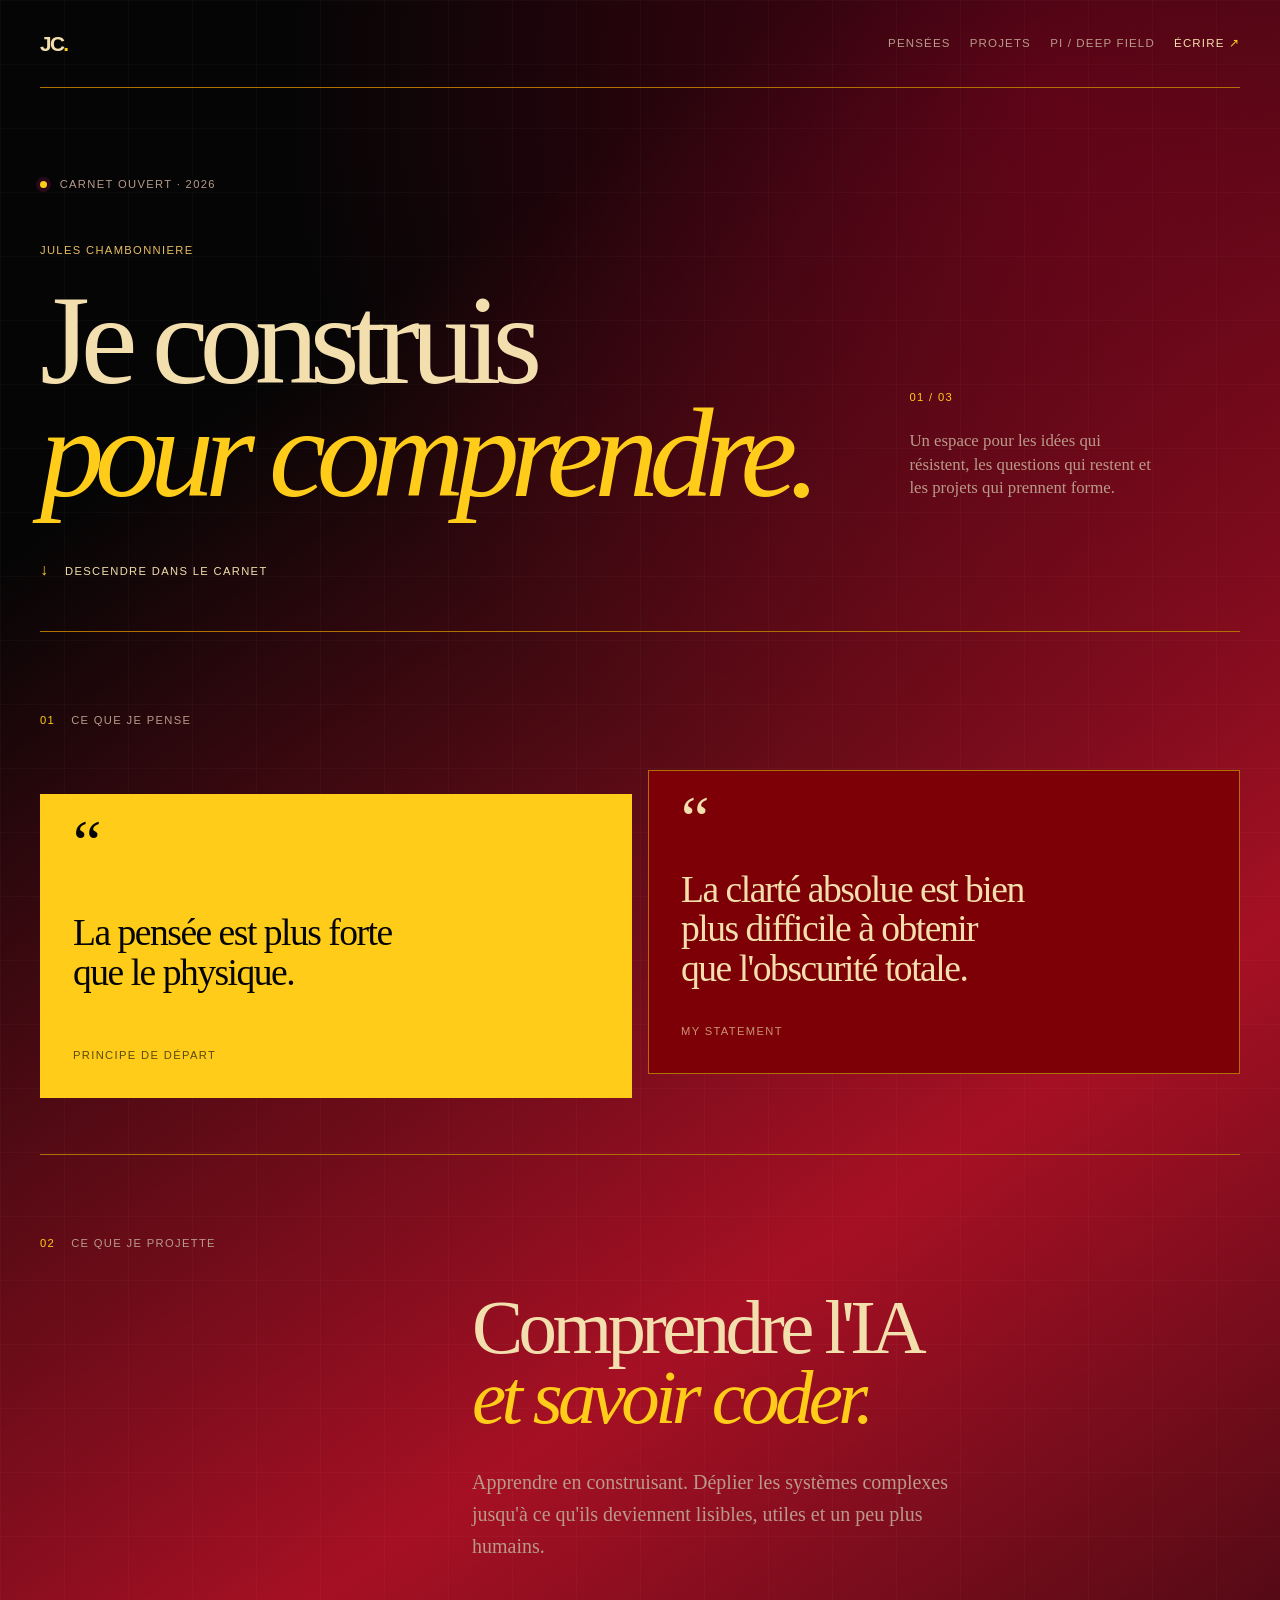
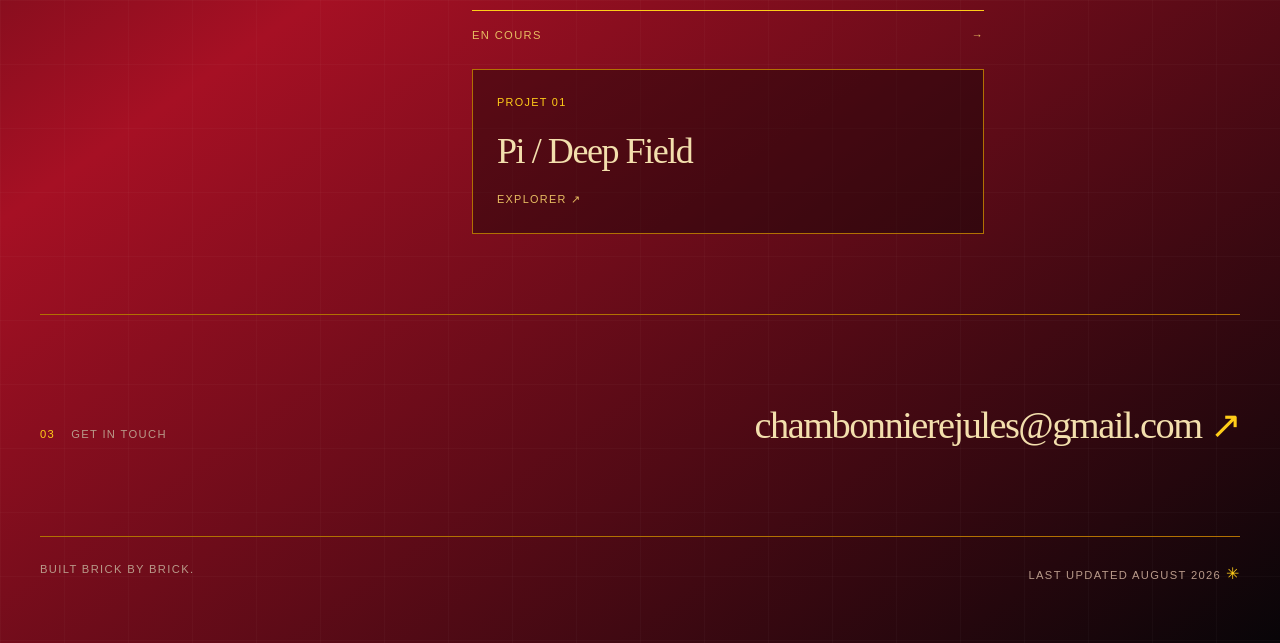
<file: index.html>
<!doctype html>
<html lang="en">

<head>
  <meta charset="utf-8">
  <meta name="viewport" content="width=device-width, initial-scale=1">

  <title>Jules Chambonniere — idées en mouvement</title>
  <meta name="description" content="Le carnet public de Jules Chambonniere : idées, IA et code.">

  <link rel="stylesheet" href="styles.css">
</head>

<body>

  <div class="page-shell">
    <nav class="site-nav" aria-label="Navigation principale">
      <a class="monogram" href="#top" aria-label="Retour en haut">JC<span>.</span></a>
      <div class="nav-links">
        <a href="#pensees">Pensées</a>
        <a href="#projets">Projets</a>
        <a href="pi-deep-field/pi.html">Pi / Deep Field</a>
        <a class="nav-contact" href="mailto:chambonnierejules@gmail.com">Écrire <span>↗</span></a>
      </div>
    </nav>

    <header id="top" class="hero">
      <div class="hero-kicker"><span class="status-dot"></span> Carnet ouvert · 2026</div>
      <div class="hero-grid">
        <div>
          <p class="eyebrow">Jules Chambonniere</p>
          <h1>Je construis<br><em>pour comprendre.</em></h1>
        </div>
        <div class="hero-note">
          <span class="note-number">01 / 03</span>
          <p>Un espace pour les idées qui résistent, les questions qui restent et les projets qui prennent forme.</p>
        </div>
      </div>
      <a class="scroll-cue" href="#pensees"><span>↓</span> Descendre dans le carnet</a>
    </header>

    <main>

      <section id="pensees" class="section-block thoughts">
        <div class="section-label"><span>01</span><span>Ce que je pense</span></div>
        <div class="quote-list">
          <article class="quote-card quote-card-featured">
            <span class="quote-mark">“</span>
            <p>La pensée est plus forte que le physique.</p>
            <span class="quote-caption">Principe de départ</span>
          </article>
          <article class="quote-card">
            <span class="quote-mark">“</span>
            <p>La clarté absolue est bien plus difficile à obtenir que l'obscurité totale.</p>
            <span class="quote-caption">My statement</span>
          </article>
        </div>
      </section>

      <section id="projets" class="section-block direction">
        <div class="section-label"><span>02</span><span>Ce que je projette</span></div>
        <div class="direction-content">
          <h2>Comprendre l'IA<br><em>et savoir coder.</em></h2>
          <p>Apprendre en construisant. Déplier les systèmes complexes jusqu'à ce qu'ils deviennent lisibles, utiles et
            un peu plus humains.</p>
          <div class="progress-line"><span>En cours</span><span>→</span></div>
          <a class="project-card" href="pi-deep-field/" aria-label="Ouvrir le projet Pi Deep Field">
            <span class="project-card-index">Projet 01</span>
            <span class="project-card-title">Pi / Deep Field</span>
            <span class="project-card-action" aria-hidden="true">Explorer ↗</span>
          </a>
        </div>
      </section>

      <section class="section-block contact-block">
        <div class="section-label"><span>03</span><span>Get in touch</span></div>
        <a class="email-link" href="mailto:chambonnierejules@gmail.com">chambonnierejules@gmail.com <span>↗</span></a>
      </section>

    </main>

    <footer>
      <p>Built brick by brick.</p>
      <p>Last updated <time datetime="2026-08">August 2026</time> <span class="footer-mark">✳</span></p>
    </footer>
  </div>

</body>

</html>
</file>
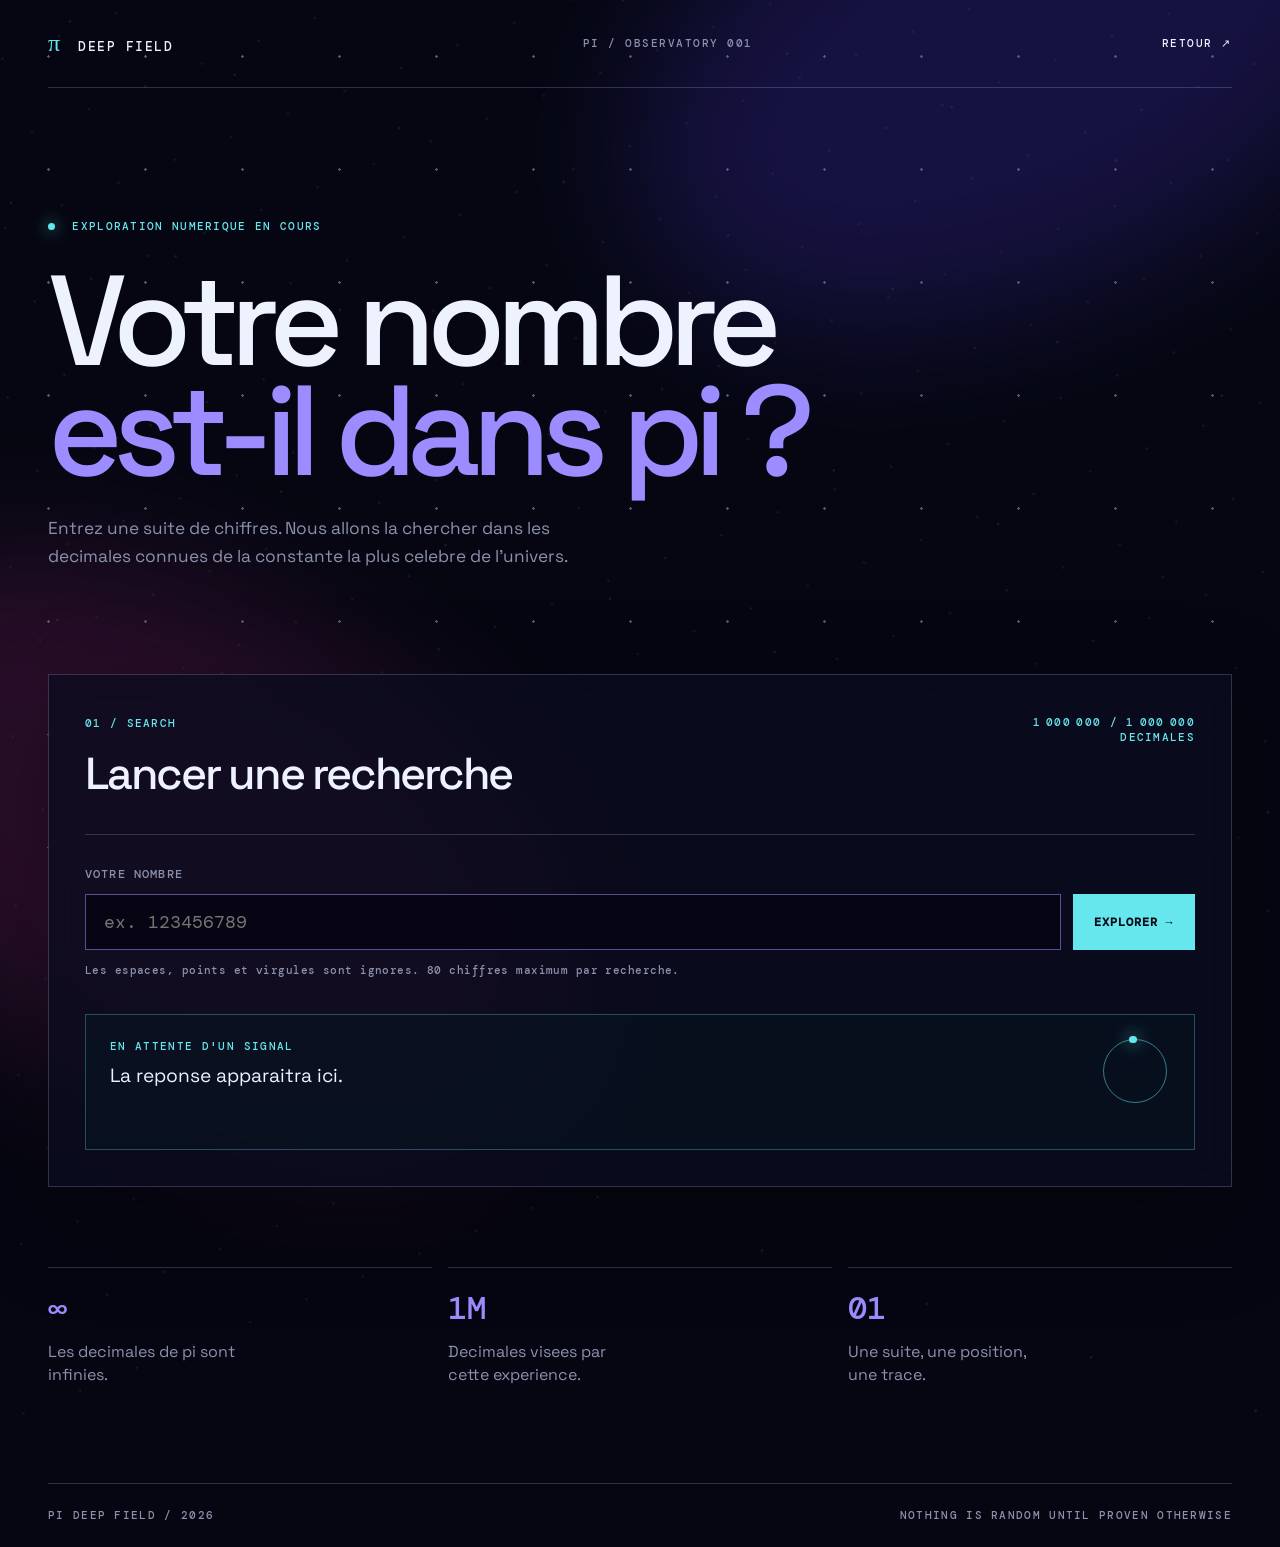
<file: pi-deep-field/index.html>
<!doctype html>
<html lang="en">

<head>
  <meta charset="utf-8">
  <meta name="viewport" content="width=device-width, initial-scale=1">
  <meta http-equiv="refresh" content="0; url=pi.html">
  <title>PI / DEEP FIELD</title>
</head>

<body>
  <p>Opening <a href="pi.html">PI / DEEP FIELD</a>...</p>
  <script>
    window.location.replace("pi.html");
  </script>
</body>

</html>
</file>
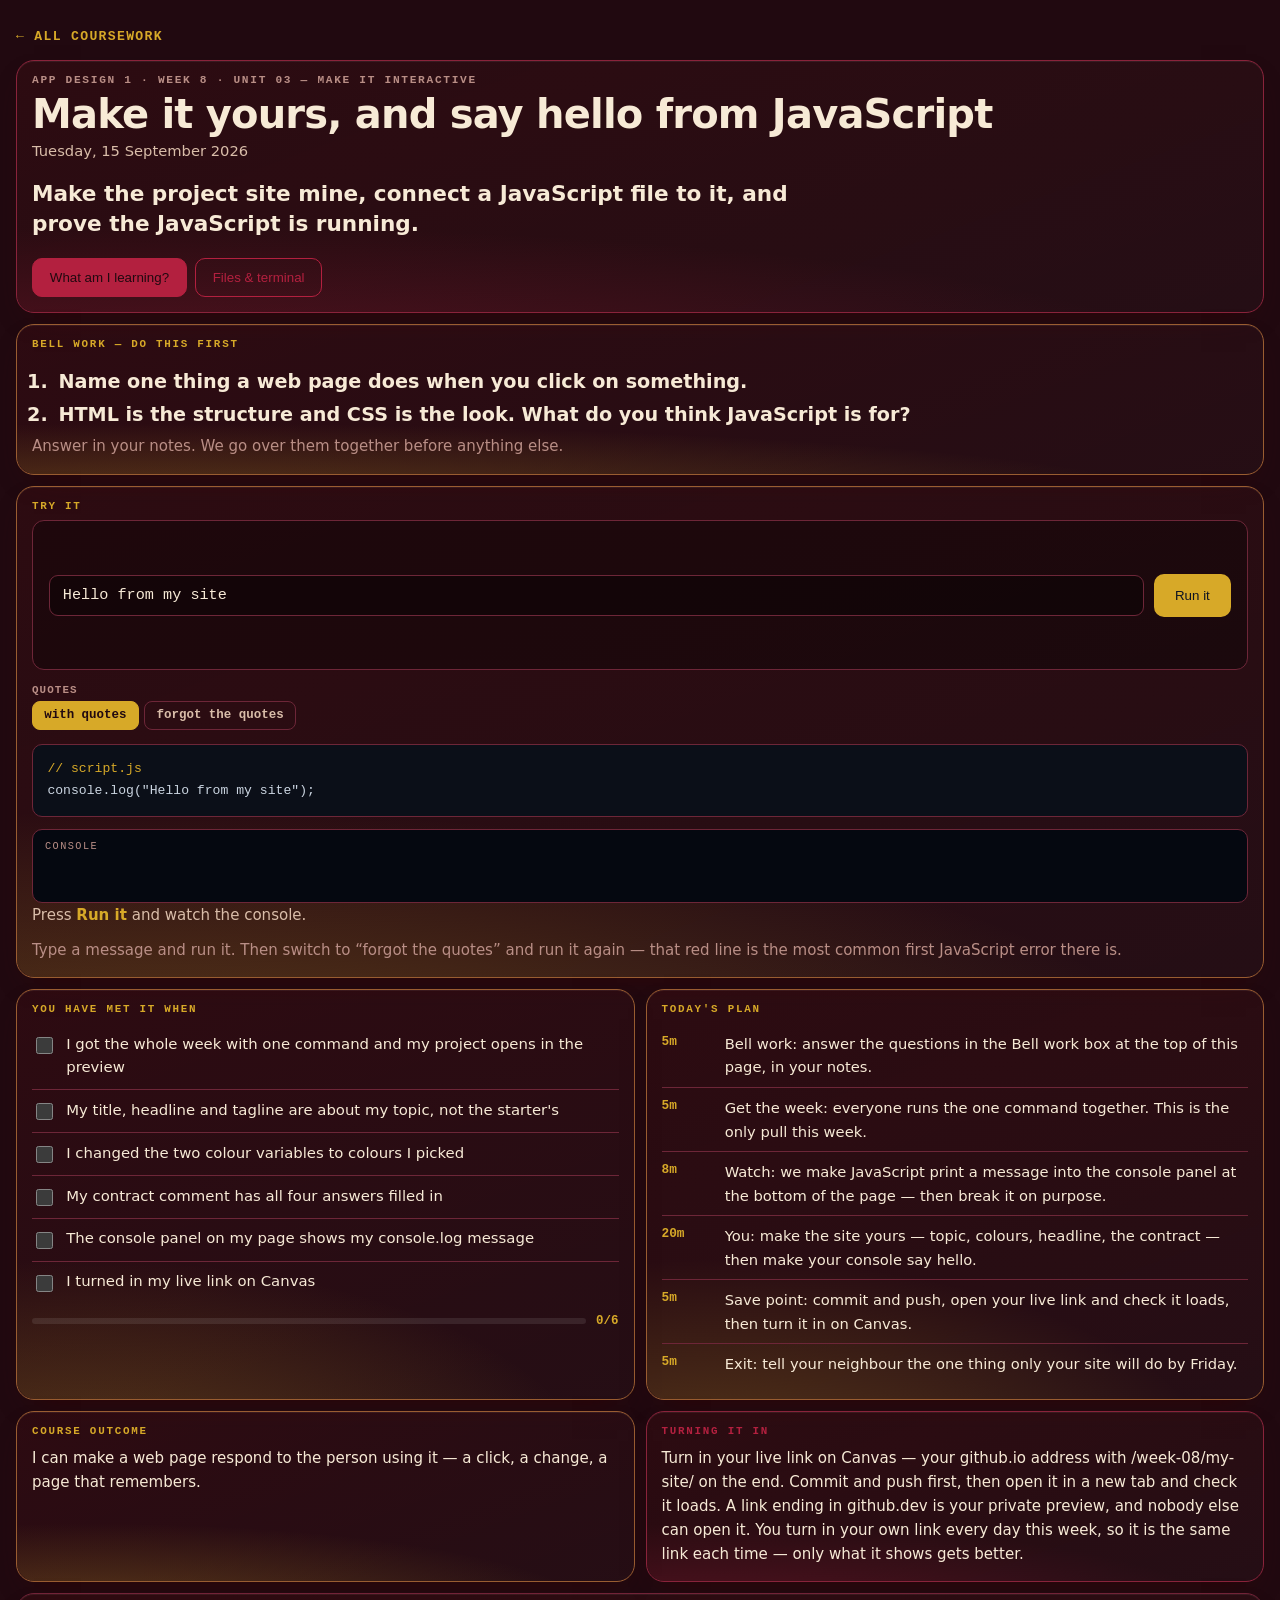
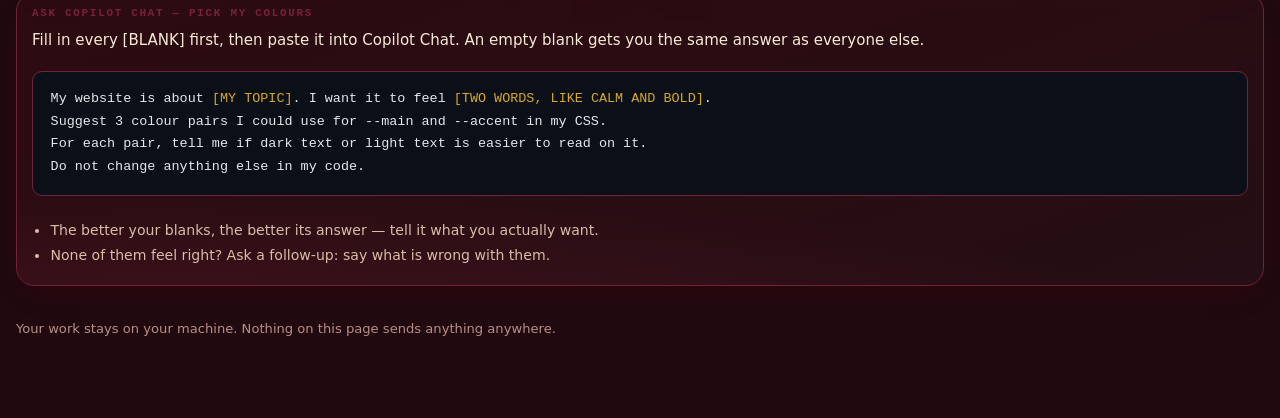
<file: week-08/day-1/index.html>
<!doctype html>
<html lang="en">

<head>
  <meta charset="utf-8">
  <meta name="viewport" content="width=device-width,initial-scale=1">
  <title>Make it yours, and say hello from JavaScript — App Design 1</title>
  <meta name="color-scheme" content="dark">
  <style>
    :root {
      --acc: #d7a928;
      --ss-cyan: #b3203f;
      --ss-gold: #d7a928;
      --ss-green: #d7a928;
      --ss-rose: #b3203f;
      --ss-violet: #7a2038;
      --ss-peri: #d7a928;
      --ss-void: #210910;
      --ss-bone: #f7ead6;
      --ss-border: #6d2638;
      --ss-mist: #d9bda9;
      --ss-faint: #b98e86;
      --ss-ink: #3b1420
    }

    * {
      box-sizing: border-box
    }

    body {
      margin: 0;
      background: var(--ss-void, #00081c);
      color: var(--ss-bone, #e8ecf3);
      font: 16px/1.6 var(--ss-body, "Inter", system-ui, sans-serif);
      padding: 1.4rem 1rem 5rem
    }

    .wrap {
      max-width: 96rem;
      margin: 0 auto
    }

    a.back {
      display: inline-block;
      color: var(--acc);
      text-decoration: none;
      font: 600 .82rem/1 var(--ss-mono, ui-monospace, monospace);
      letter-spacing: .1em;
      text-transform: uppercase;
      margin: 0 0 1rem
    }

    /* ── the grid: the dashboard's, verbatim in behaviour ───────────────────── */
    .bento {
      display: grid;
      gap: 11px;
      grid-template-columns: repeat(4, minmax(0, 1fr));
      align-items: stretch
    }

    .bento>* {
      grid-column: span 2
    }

    .bento>.w1 {
      grid-column: span 1
    }

    .bento>.w4 {
      grid-column: span 4
    }

    /* Height-matching only helps when the tiles in a row are already close. On a phone
   two tiles share a row and one of them is a five-item plan — stretched, its short
   neighbour grew 729px of empty gradient. Ragged is correct at this size. */
    @media (max-width:760px) {
      .bento {
        grid-template-columns: repeat(6, minmax(0, 1fr));
        gap: 7px;
        align-items: start
      }

      .bento>* {
        grid-column: span 3
      }

      .bento>.w1 {
        grid-column: span 3
      }

      .bento>.w4 {
        grid-column: span 6
      }
    }

    @media (min-width:1500px) {
      .bento {
        grid-template-columns: repeat(8, minmax(0, 1fr))
      }

      .bento>* {
        grid-column: span 2
      }

      .bento>.w1 {
        grid-column: span 2
      }

      .bento>.w4 {
        grid-column: span 8
      }

      /* the lab keeps six columns and the criteria ride alongside it, so the widest
     screen gains density rather than gaining empty space */
      .bento>.lab {
        grid-column: span 6
      }

      .bento>.lab+* {
        grid-column: span 2
      }

      /* The plan is five rows of prose next to two tiles of three lines each. Stretched
     into one row the short pair inflate into dead space, which looks worse than the
     raggedness it was fixing. So the plan takes a narrow column two rows tall and the
     other two stack beside it — the row fills, nothing is padded out to match. */
      .bento>.t-plan {
        grid-column: span 3;
        grid-row: span 2
      }

      .bento>.t-clo,
      .bento>.t-turn {
        grid-column: span 5
      }
    }

    /* ── the tile ───────────────────────────────────────────────────────────── */
    .tl {
      position: relative;
      overflow: hidden;
      border-radius: 18px;
      padding: 14px 15px 15px;
      display: flex;
      flex-direction: column;
      background: linear-gradient(160deg, rgba(251, 36, 36, 0.055), rgba(255, 255, 255, .02));
      border: 1px solid color-mix(in srgb, var(--acc) 42%, var(--ss-border, #00e4f0));
      box-shadow: 0 1px 0 rgba(255, 255, 255, .06) inset, 0 12px 30px -18px rgba(54, 1, 1, 0.9);
      transition: transform .16s var(--ss-ease, cubic-bezier(.2, .7, .3, 1)), border-color .16s
    }

    .tl::after {
      content: "";
      position: absolute;
      inset: 0;
      pointer-events: none;
      border-radius: inherit;
      background: radial-gradient(125% 85% at 12% 122%, var(--acc) 0%, transparent 66%);
      opacity: .30
    }

    .tl>* {
      position: relative;
      z-index: 1
    }

    .k {
      display: block;
      font: 600 .68rem/1 var(--ss-mono, ui-monospace, monospace);
      letter-spacing: .16em;
      text-transform: uppercase;
      color: var(--acc);
      margin: 0 0 .55rem
    }

    /* hero */
    .hero {
      --acc: var(--ss-cyan, #00e5ff)
    }

    .hero .eyebrow {
      font: 600 .7rem/1 var(--ss-mono, ui-monospace, monospace);
      letter-spacing: .15em;
      text-transform: uppercase;
      color: var(--ss-faint, #74809a)
    }

    .hero h1 {
      font-family: var(--ss-display, "Syne", system-ui, sans-serif);
      font-size: clamp(1.5rem, 3.4vw, 2.5rem);
      line-height: 1.08;
      letter-spacing: -.02em;
      margin: .45rem 0 .2rem
    }

    .hero .when {
      color: var(--ss-mist, #9aabd0);
      font-size: .92rem;
      margin: 0 0 1rem
    }

    .hero .slo {
      font-size: clamp(1.05rem, 1.7vw, 1.35rem);
      font-weight: 600;
      line-height: 1.42;
      margin: 0;
      max-width: 52rem
    }

    .hero .row {
      display: flex;
      flex-wrap: wrap;
      gap: .5rem;
      margin-top: 1.1rem
    }

    button.b {
      cursor: pointer;
      font: 600 .84rem/1 inherit;
      padding: .7rem 1.05rem;
      border-radius: 10px;
      border: 1px solid var(--acc);
      background: transparent;
      color: var(--acc);
      transition: background .15s, color .15s
    }

    button.b:hover {
      background: var(--acc);
      color: var(--ss-void, #0d1322)
    }

    button.b.solid {
      background: var(--acc);
      color: var(--ss-void, #0d1322)
    }

    button.b.solid:hover {
      filter: brightness(1.12)
    }

    a.b {
      display: inline-block;
      text-decoration: none
    }

    /* success criteria */
    .sc {
      list-style: none;
      margin: 0;
      padding: 0
    }

    .sc li {
      border-bottom: 1px solid var(--ss-border, #2a3142)
    }

    .sc li:last-child {
      border-bottom: 0
    }

    .sc label {
      display: flex;
      gap: .65rem;
      align-items: flex-start;
      padding: .55rem 0;
      cursor: pointer;
      font-size: .93rem
    }

    .sc input {
      margin-top: .28rem;
      width: 1.05rem;
      height: 1.05rem;
      accent-color: var(--acc);
      flex: none
    }

    .sc input:checked+span {
      color: var(--ss-faint, #74809a);
      text-decoration: line-through
    }

    .prog {
      display: flex;
      align-items: center;
      gap: .6rem;
      margin-top: .7rem
    }

    .prog .bar {
      flex: 1;
      height: 6px;
      border-radius: 99px;
      background: rgba(255, 255, 255, .09);
      overflow: hidden
    }

    .prog .bar i {
      display: block;
      height: 100%;
      width: 0;
      background: var(--acc);
      transition: width .25s
    }

    .prog b {
      font: 700 .78rem/1 var(--ss-mono, ui-monospace, monospace);
      color: var(--acc)
    }

    /* plan */
    .plan {
      list-style: none;
      margin: 0;
      padding: 0
    }

    .plan li {
      display: flex;
      gap: .75rem;
      padding: .5rem 0;
      border-bottom: 1px solid var(--ss-border, #2a3142);
      font-size: .92rem
    }

    .plan li:last-child {
      border-bottom: 0
    }

    .plan .m {
      flex: none;
      width: 3.2rem;
      font: 700 .8rem/1.55 var(--ss-mono, ui-monospace, monospace);
      color: var(--acc)
    }

    /* generic tile text */
    .tl p {
      margin: 0 0 .7rem;
      font-size: .94rem
    }

    .tl p:last-child {
      margin: 0
    }

    .tl .big {
      font-size: 1.02rem;
      line-height: 1.5
    }

    /* ── the lab ────────────────────────────────────────────────────────────── */
    .lab {
      --acc: var(--ss-green, #3effa0)
    }

    .lab .stage {
      background: rgba(0, 0, 0, .32);
      border: 1px solid var(--ss-border, #2a3142);
      border-radius: 12px;
      padding: 16px;
      min-height: 0;
      height: clamp(150px, 20vh, 190px);
      display: flex
    }

    .lab .stage .fx {
      flex: 1;
      display: flex;
      gap: 10px;
      transition: all .28s var(--ss-ease, cubic-bezier(.2, .7, .3, 1))
    }

    .lab .box {
      background: color-mix(in srgb, var(--acc) 30%, transparent);
      border: 1px solid var(--acc);
      border-radius: 9px;
      padding: .7rem .9rem;
      font: 700 .82rem/1.3 var(--ss-mono, ui-monospace, monospace);
      color: var(--ss-bone, #e8ecf3);
      display: grid;
      place-items: center;
      transition: all .28s
    }

    .lab .box.b2 {
      min-height: 64px
    }

    .lab .box.b3 {
      min-height: 88px
    }

    .ctrls {
      margin-top: .9rem;
      display: grid;
      gap: .7rem
    }

    .ctrl .cn {
      font: 600 .68rem/1 var(--ss-mono, ui-monospace, monospace);
      letter-spacing: .1em;
      text-transform: uppercase;
      color: var(--ss-faint, #74809a);
      margin-bottom: .35rem
    }

    .seg {
      display: flex;
      flex-wrap: wrap;
      gap: .35rem
    }

    .seg button {
      cursor: pointer;
      font: 600 .78rem/1 var(--ss-mono, ui-monospace, monospace);
      padding: .45rem .7rem;
      border-radius: 8px;
      border: 1px solid var(--ss-border, #2a3142);
      background: transparent;
      color: var(--ss-mist, #9aabd0)
    }

    .seg button[aria-pressed=true] {
      background: var(--acc);
      border-color: var(--acc);
      color: var(--ss-void, #0d1322)
    }

    .readout {
      margin-top: .9rem;
      background: #0b0f18;
      border: 1px solid var(--ss-border, #2a3142);
      border-radius: 10px;
      padding: .8rem .9rem;
      font: .82rem/1.7 var(--ss-mono, ui-monospace, monospace);
      color: #cbd5e1;
      overflow-x: auto
    }

    .readout .p {
      color: var(--ss-peri, #818cf8)
    }

    .readout .v {
      color: var(--ss-green, #3effa0)
    }

    .axis {
      margin-top: .75rem;
      font-size: .87rem;
      color: var(--ss-mist, #9aabd0)
    }

    .axis b {
      color: var(--acc)
    }

    .slid {
      width: 100%;
      accent-color: var(--acc)
    }

    /* ── modal ──────────────────────────────────────────────────────────────── */
    dialog {
      border: none;
      padding: 0;
      background: transparent;
      max-width: min(46rem, 94vw);
      width: 100%
    }

    dialog::backdrop {
      background: rgba(6, 9, 16, .74)
    }

    .sheet {
      background: var(--ss-ink, #161d31);
      border: 1px solid var(--ss-border, #2a3142);
      border-radius: 18px;
      padding: 1.4rem 1.5rem;
      color: var(--ss-bone, #e8ecf3);
      max-height: 84vh;
      overflow: auto
    }

    .sheet h3 {
      font-family: var(--ss-display, "Syne", system-ui, sans-serif);
      font-size: 1.25rem;
      margin: 0 0 .8rem
    }

    .sheet p {
      font-size: .98rem;
      margin: 0 0 .9rem
    }

    .sheet .x {
      position: sticky;
      top: 0;
      float: right;
      cursor: pointer;
      background: transparent;
      border: 1px solid var(--ss-border, #2a3142);
      color: var(--ss-mist, #9aabd0);
      border-radius: 8px;
      font: 600 .75rem/1 var(--ss-mono, ui-monospace, monospace);
      padding: .45rem .6rem
    }

    .sheet img {
      width: 100%;
      height: auto;
      border-radius: 10px;
      border: 1px solid var(--ss-border, #2a3142)
    }

    pre.code {
      background: #0b0f18;
      border: 1px solid var(--ss-border, #2a3142);
      border-radius: 10px;
      padding: 1rem 1.1rem;
      overflow-x: auto;
      font: .84rem/1.7 var(--ss-mono, ui-monospace, monospace);
      color: #e5e7eb;
      margin: .5rem 0;
      position: relative
    }

    pre.code b {
      color: var(--ss-peri, #818cf8);
      font-weight: 400
    }

    .codewrap {
      position: relative
    }

    .codewrap .cp {
      position: absolute;
      top: .55rem;
      right: .55rem;
      cursor: pointer;
      border: 1px solid #3b4252;
      background: #1c2230;
      color: var(--ss-peri, #818cf8);
      font: 600 .72rem/1 var(--ss-mono, ui-monospace, monospace);
      letter-spacing: .06em;
      text-transform: uppercase;
      padding: .42rem .65rem;
      border-radius: 6px
    }

    .codewrap .cp.ok {
      background: #064e3b;
      border-color: #10b981;
      color: #6ee7b7
    }

    .files {
      list-style: none;
      margin: .5rem 0 0;
      padding: 0
    }

    .files li {
      padding: .5rem 0;
      border-top: 1px solid var(--ss-border, #2a3142)
    }

    .files a {
      color: var(--acc);
      font: 600 .9rem/1.5 var(--ss-mono, ui-monospace, monospace);
      text-decoration: none
    }

    .files span {
      display: block;
      color: var(--ss-faint, #74809a);
      font-size: .85rem;
      margin-top: .1rem
    }

    .who {
      display: flex;
      gap: .7rem;
      flex-wrap: wrap;
      margin: 0 0 .8rem
    }

    .who label {
      flex: 1 1 9rem;
      font: 600 .7rem/1 var(--ss-mono, ui-monospace, monospace);
      letter-spacing: .08em;
      text-transform: uppercase;
      color: var(--ss-faint, #74809a)
    }

    .who input {
      display: block;
      width: 100%;
      margin-top: .35rem;
      padding: .55rem .65rem;
      font: inherit;
      color: var(--ss-bone, #e8ecf3);
      background: rgba(0, 0, 0, .3);
      border: 1px solid var(--ss-border, #2a3142);
      border-radius: 8px
    }

    .who input:focus {
      outline: none;
      border-color: var(--acc)
    }

    .hint {
      color: var(--ss-faint, #74809a);
      font-size: .85rem;
      margin: .6rem 0 0
    }

    footer {
      max-width: 96rem;
      margin: 2rem auto 0;
      color: var(--ss-faint, #74809a);
      font-size: .82rem
    }

    /* ── JavaScript labs ────────────────────────────────────────────────────────
   A JavaScript day has no box to push around; what it has is a console that talks back.
   So these labs carry a small console, styled like the real one, and every lab's readout
   is the exact code the student would type into script.js. */
    .lab .jsrow {
      display: flex;
      flex-wrap: wrap;
      gap: .6rem;
      align-items: center;
      width: 100%
    }

    .lab .jsin {
      flex: 1;
      min-width: 10rem;
      padding: .65rem .8rem;
      border-radius: 9px;
      border: 1px solid var(--ss-border, #2a3142);
      background: rgba(0, 0, 0, .35);
      color: var(--ss-bone, #e8ecf3);
      font: .95rem var(--ss-mono, ui-monospace, monospace)
    }

    .lab .jsin:focus {
      outline: none;
      border-color: var(--acc)
    }

    .lab .demo {
      font: 700 .95rem/1 inherit;
      background: var(--acc);
      color: #0d1322;
      border: 2px solid var(--acc);
      border-radius: 10px;
      padding: .75rem 1.2rem;
      cursor: pointer;
      transition: filter .15s, transform .1s
    }

    .lab .demo:hover {
      filter: brightness(1.12)
    }

    .lab .demo:active {
      transform: translateY(2px)
    }

    .lab .demo:focus-visible {
      outline: none;
      box-shadow: 0 0 0 4px rgba(255, 255, 255, .35)
    }

    .lab .val {
      font: 700 clamp(1.3rem, 3vw, 2.1rem)/1.15 var(--ss-display, system-ui, sans-serif);
      color: var(--ss-bone, #e8ecf3)
    }

    .lab .stage.col {
      flex-direction: column;
      align-items: flex-start;
      justify-content: center;
      gap: .8rem;
      height: auto;
      min-height: 150px
    }

    .devcon {
      margin-top: .8rem;
      background: #050810;
      border: 1px solid var(--ss-border, #2a3142);
      border-radius: 10px;
      min-height: 4.6rem;
      max-height: 9rem;
      overflow: auto;
      padding: .5rem .75rem;
      font: .8rem/1.6 var(--ss-mono, ui-monospace, monospace)
    }

    .devcon .hd {
      color: var(--ss-faint, #74809a);
      font-size: .64rem;
      letter-spacing: .14em;
      text-transform: uppercase;
      margin-bottom: .25rem
    }

    .devcon .ok {
      color: #e5e7eb
    }

    .devcon .ok::before {
      content: "› ";
      color: var(--ss-faint, #74809a)
    }

    .devcon .err {
      color: #fca5a5;
      background: rgba(244, 63, 94, .12);
      border-radius: 5px;
      padding: 0 .35rem
    }

    /* ── Bell work ──────────────────────────────────────────────────────────── */
    .bellq {
      margin: .2rem 0 0;
      padding-left: 1.4rem;
      font-size: clamp(1rem, 1.5vw, 1.2rem);
      font-weight: 600;
      line-height: 1.45
    }

    .bellq li {
      margin: .35rem 0;
      padding-left: .25rem
    }

    /* ── Ask Copilot Chat ───────────────────────────────────────────────────── */
    .t-prompt pre.code {
      white-space: pre-wrap
    }

    .t-prompt .rules {
      margin: .7rem 0 0;
      padding-left: 1.15rem;
      font-size: .88rem;
      color: var(--ss-mist, #9aabd0)
    }

    .t-prompt .rules li {
      margin: .2rem 0
    }
  </style>
</head>

<body>
  <div class="wrap">
    <a class="back" href="../../">&larr; All coursework</a>
    <div class="bento">
      <section class="tl hero w4">
        <div class="eyebrow">App Design 1 &middot; Week 8 &middot; Unit 03 — Make it interactive</div>
        <h1>Make it yours, and say hello from JavaScript</h1>
        <p class="when">Tuesday, 15 September 2026</p>
        <p class="slo">Make the project site mine, connect a JavaScript file to it, and prove the JavaScript is running.
        </p>
        <div class="row">
          <button class="b solid" data-open="m-read" type="button">What am I learning?</button>

          <button class="b" data-open="m-files" type="button">Files &amp; terminal</button>
        </div>
      </section>
      <section class="tl w4 t-bell" style="--acc:var(--ss-gold,#f5c842)">
        <span class="k">Bell work — do this first</span>
        <ol class="bellq">
          <li>Name one thing a web page does when you click on something.</li>
          <li>HTML is the structure and CSS is the look. What do you think JavaScript is for?</li>
        </ol>
        <p class="hint">Answer in your notes. We go over them together before anything else.</p>
      </section>
      <section class="tl lab w4" id="lab" data-lab="console">
        <span class="k">Try it</span>
        <div class="stage col">
          <div class="jsrow">
            <input class="jsin" id="cin" type="text" value="Hello from my site" aria-label="Your message">
            <button class="demo" id="crun" type="button">Run it</button>
          </div>
        </div>
        <div class="ctrls">
          <div class="ctrl">
            <div class="cn">quotes</div>
            <div class="seg" data-prop="quotes">
              <button type="button" data-v="with" aria-pressed="true">with quotes</button><button type="button"
                data-v="forgot" aria-pressed="false">forgot the quotes</button>
            </div>
          </div>
        </div>
        <div class="readout" id="ro"></div>
        <div class="devcon" id="cout">
          <div class="hd">Console</div>
        </div>
        <p class="axis" id="axis">Press <b>Run it</b> and watch the console.</p>
        <p class="hint">Type a message and run it. Then switch to “forgot the quotes” and run it again — that red line
          is the most common first JavaScript error there is.</p>
      </section>
      <section class="tl">
        <span class="k">You have met it when</span>
        <ul class="sc">
          <li><label><input type="checkbox" data-sc="0"><span>I got the whole week with one command and my project opens
                in the preview</span></label></li>
          <li><label><input type="checkbox" data-sc="1"><span>My title, headline and tagline are about my topic, not the
                starter's</span></label></li>
          <li><label><input type="checkbox" data-sc="2"><span>I changed the two colour variables to colours I
                picked</span></label></li>
          <li><label><input type="checkbox" data-sc="3"><span>My contract comment has all four answers filled
                in</span></label></li>
          <li><label><input type="checkbox" data-sc="4"><span>The console panel on my page shows my console.log
                message</span></label></li>
          <li><label><input type="checkbox" data-sc="5"><span>I turned in my live link on Canvas</span></label></li>
        </ul>
        <div class="prog">
          <div class="bar"><i id="scbar"></i></div><b id="scnum">0/6</b>
        </div>
      </section>
      <section class="tl t-plan" style="--acc:var(--ss-peri,#818cf8)">
        <span class="k">Today's plan</span>
        <ul class="plan">
          <li><span class="m">5m</span><span>Bell work: answer the questions in the Bell work box at the top of this
              page, in your notes.</span></li>
          <li><span class="m">5m</span><span>Get the week: everyone runs the one command together. This is the only pull
              this week.</span></li>
          <li><span class="m">8m</span><span>Watch: we make JavaScript print a message into the console panel at the
              bottom of the page — then break it on purpose.</span></li>
          <li><span class="m">20m</span><span>You: make the site yours — topic, colours, headline, the contract — then
              make your console say hello.</span></li>
          <li><span class="m">5m</span><span>Save point: commit and push, open your live link and check it loads, then
              turn it in on Canvas.</span></li>
          <li><span class="m">5m</span><span>Exit: tell your neighbour the one thing only your site will do by
              Friday.</span></li>
        </ul>
      </section>
      <section class="tl t-clo" style="--acc:var(--ss-gold,#f5c842)">
        <span class="k">Course outcome</span>
        <p>I can make a web page respond to the person using it — a click, a change, a page that remembers.</p>
      </section>
      <section class="tl t-turn" style="--acc:var(--ss-rose,#f43f5e)">
        <span class="k">Turning it in</span>
        <p>Turn in your live link on Canvas — your github.io address with /week-08/my-site/ on the end. Commit and push
          first, then open it in a new tab and check it loads. A link ending in github.dev is your private preview, and
          nobody else can open it. You turn in your own link every day this week, so it is the same link each time —
          only what it shows gets better.</p>
      </section>
      <section class="tl w4 t-prompt" style="--acc:var(--ss-violet,#a78bfa)">
        <span class="k">Ask Copilot Chat — pick my colours</span>
        <p>Fill in every [BLANK] first, then paste it into Copilot Chat. An empty blank gets you the same answer as
          everyone else.</p>
        <div class="codewrap"><button class="cp" type="button">Copy</button>
          <pre class="code">My website is about <b>[MY TOPIC]</b>. I want it to feel <b>[TWO WORDS, LIKE CALM AND BOLD]</b>.
Suggest 3 colour pairs I could use for --main and --accent in my CSS.
For each pair, tell me if dark text or light text is easier to read on it.
Do not change anything else in my code.</pre>
        </div>
        <ul class="rules">
          <li>The better your blanks, the better its answer — tell it what you actually want.</li>
          <li>None of them feel right? Ask a follow-up: say what is wrong with them.</li>
        </ul>
      </section>
    </div>
    <footer>Your work stays on your machine. Nothing on this page sends anything anywhere.</footer>
  </div>

  <dialog id="m-read">
    <div class="sheet"><button class="x" data-close type="button">Close</button>
      <h3>What am I learning?</h3>
      <p>This week your site stops just sitting there. By Friday, clicking something on it will do a thing only your
        site does — and you will have built it yourself, in JavaScript.</p>
      <p>Today is the setup, and it matters more than it sounds. First you get the whole week in one go, so there is
        nothing to pull again until next week. Then you make the project yours — your topic, your colours, your words —
        because a feature on somebody else's page is not your feature.</p>
      <p>Last, you prove your JavaScript is running with one line: console.log. The console is where JavaScript talks
        back to you. School Chromebooks block the browser's own console, so your project has one built in — a panel
        along the bottom of your page. console.log prints there, and so does every error. When something goes wrong this
        week, that panel is where it tells you what, so you learn to read it on day one.</p>
    </div>
  </dialog>



  <dialog id="m-files">
    <div class="sheet"><button class="x" data-close type="button">Close</button>
      <h3>Files &amp; terminal</h3>
      <p>Everything for this week is already in your week folder.</p>

      <h3 style="margin-top:1.3rem">Get the whole week — once</h3>
      <p>The whole week comes down in one go — all four days and the project you build in. Run this once, on Tuesday, in
        the terminal at the bottom of your Codespace.</p>
      <div class="codewrap"><button class="cp" type="button">Copy</button>
        <pre class="code"><b># the whole week in one go — do this once</b>
npx degit coltonsharp-dev/ALA2627-ASD-Coursework/week-08 week-08
cd week-08/my-site
python -m http.server 8000</pre>
      </div>
      <p>Wednesday to Friday there is nothing to pull. Your project is already in week-08/my-site — open it, start the
        preview with the last line, and keep going.</p>
      <p class="hint">Terminal not co-operating? The Week 8 page has a Download button for the same project. Use it and
        keep going — do not lose a period to a command.</p>
    </div>
  </dialog>
  <script>
    var NL = String.fromCharCode(10);
    var RC = null;

    /* modals */
    document.querySelectorAll("[data-open]").forEach(function (b) {
      b.addEventListener("click", function () {
        var d = document.getElementById(b.getAttribute("data-open"));
        if (d && d.showModal) d.showModal();
      });
    });
    document.querySelectorAll("[data-close]").forEach(function (b) {
      b.addEventListener("click", function () { b.closest("dialog").close(); });
    });
    document.querySelectorAll("dialog").forEach(function (d) {
      d.addEventListener("click", function (e) { if (e.target === d) d.close(); });
    });

    /* success criteria progress */
    var scBoxes = [].slice.call(document.querySelectorAll("input[data-sc]"));
    var scBar = document.getElementById("scbar"), scNum = document.getElementById("scnum");
    function scSync() {
      var n = scBoxes.filter(function (b) { return b.checked; }).length;
      if (scBar) scBar.style.width = (scBoxes.length ? (n / scBoxes.length) * 100 : 0) + "%";
      if (scNum) scNum.textContent = n + "/" + scBoxes.length;
    }
    scBoxes.forEach(function (b) { b.addEventListener("change", scSync); });
    scSync();

    /* copy buttons */
    document.querySelectorAll(".codewrap .cp").forEach(function (b) {
      b.addEventListener("click", function () {
        var t = b.parentElement.querySelector("pre").innerText;
        function done() {
          b.textContent = "Copied"; b.classList.add("ok");
          setTimeout(function () { b.textContent = "Copy"; b.classList.remove("ok"); }, 1600);
        }
        function fb() {
          var r = document.createRange(); r.selectNodeContents(b.parentElement.querySelector("pre"));
          var s = getSelection(); s.removeAllRanges(); s.addRange(r); b.textContent = "Press Ctrl+C";
          setTimeout(function () { b.textContent = "Copy"; }, 2200);
        }
        if (navigator.clipboard) navigator.clipboard.writeText(t).then(done, fb); else fb();
      });
    });

    /* ---- labs ---- */
    var fx = document.getElementById("fx"), ro = document.getElementById("ro"), axis = document.getElementById("axis");
    var state = {};
    function segWire(onChange) {
      document.querySelectorAll(".seg").forEach(function (seg) {
        var prop = seg.getAttribute("data-prop");
        var pressed = seg.querySelector("[aria-pressed=true]");
        state[prop] = pressed ? pressed.getAttribute("data-v") : null;
        seg.querySelectorAll("button").forEach(function (btn) {
          btn.addEventListener("click", function () {
            seg.querySelectorAll("button").forEach(function (o) { o.setAttribute("aria-pressed", "false"); });
            btn.setAttribute("aria-pressed", "true");
            state[prop] = btn.getAttribute("data-v");
            onChange();
          });
        });
      });
      onChange();
    }
    function css(rules) {
      return rules.map(function (r) {
        return '<span class="p">' + r[0] + '</span>: <span class="v">' + r[1] + '</span>;';
      }).join("<br>");
    }

    if (fx && document.querySelector('.seg[data-prop="flex-direction"]')) {
      segWire(function () {
        fx.style.flexDirection = state["flex-direction"];
        fx.style.justifyContent = state["justify-content"];
        fx.style.alignItems = state["align-items"];
        ro.innerHTML = ".cards {<br>&nbsp;&nbsp;" + css([
          ["display", "flex"], ["flex-direction", state["flex-direction"]],
          ["justify-content", state["justify-content"]], ["align-items", state["align-items"]]
        ]).split("<br>").join("<br>&nbsp;&nbsp;") + "<br>}";
        var col = state["flex-direction"] === "column";
        axis.innerHTML = col
          ? "Direction is <b>column</b>, so the main axis runs <b>down</b>. justify-content is now moving things <b>vertically</b> and align-items is moving them <b>across</b>. They swapped."
          : "Direction is <b>row</b>, so the main axis runs <b>across</b>. justify-content moves things <b>horizontally</b>, align-items moves them <b>vertically</b>.";
      });
    }

    if (fx && document.querySelector('.seg[data-prop="tool"]')) {
      var b1 = document.getElementById("sb1"), b2 = document.getElementById("sb2"), b3 = document.getElementById("sb3");
      segWire(function () {
        var n = state["size"] + "px", tool = state["tool"];
        fx.style.gap = tool === "gap" ? n : "0px";
        [b1, b2, b3].forEach(function (b) {
          b.style.padding = tool === "padding" ? n : "0.7rem 0.9rem";
          b.style.margin = tool === "margin" ? n : "0px";
        });
        ro.innerHTML = tool === "gap"
          ? ".cards {<br>&nbsp;&nbsp;" + css([["display", "flex"], ["gap", n]]).split("<br>").join("<br>&nbsp;&nbsp;") + "<br>}"
          : ".card {<br>&nbsp;&nbsp;" + css([[tool, n]]) + "<br>}";
        axis.innerHTML = tool === "gap"
          ? "<b>gap</b> sits between the boxes and adds nothing to the outside edges. It only works because the parent is a flex container."
          : tool === "padding"
            ? "<b>padding</b> is inside each box, so the boxes grow. The space between them has not changed."
            : "<b>margin</b> is outside each box, so it pushes the neighbours away &mdash; and it also pushes against the container edge, which gap does not.";
      });
    }

    if (document.getElementById("dbtn")) {
      var ro2 = document.getElementById("ro");
      ro2.innerHTML = ".btn:hover&nbsp;&nbsp;&nbsp;&nbsp;{ " + '<span class="p">filter</span>: <span class="v">brightness(1.15)</span>;' + " }<br>" +
        ".btn:focus-visible { " + '<span class="p">box-shadow</span>: <span class="v">0 0 0 4px</span>;' + " }<br>" +
        ".btn:active&nbsp;&nbsp;&nbsp;{ " + '<span class="p">transform</span>: <span class="v">translateY(2px)</span>;' + " }";
    }

    /* ---- JavaScript labs ---- */
    function escH(t) { return String(t).split("&").join("&amp;").split("<").join("&lt;").split(">").join("&gt;"); }
    var cout = document.getElementById("cout");
    function logLine(text, bad) {
      if (!cout) return;
      var row = document.createElement("div"); row.className = bad ? "err" : "ok"; row.textContent = text;
      cout.appendChild(row); cout.scrollTop = cout.scrollHeight;
    }

    if (document.querySelector('[data-lab="console"]')) {
      var cin = document.getElementById("cin");
      var cline = function () {
        var msg = cin.value;
        return state["quotes"] === "forgot" ? "console.log(" + msg + ");" : 'console.log("' + msg + '");';
      };
      segWire(function () { ro.innerHTML = '<span class="p">// script.js</span><br>' + escH(cline()); });
      cin.addEventListener("input", function () { ro.innerHTML = '<span class="p">// script.js</span><br>' + escH(cline()); });
      document.getElementById("crun").addEventListener("click", function () {
        var msg = cin.value;
        if (state["quotes"] === "forgot") {
          /* the real browser error, not a made-up one: one word is a name nobody defined;
             several words are not even valid code, so the browser stops before running it */
          var parts = msg.trim().split(" ").filter(function (w) { return w.length; });
          if (parts.length > 1) {
            logLine("Uncaught SyntaxError: missing ) after argument list", true);
            axis.innerHTML = "Red. Without quotes, JavaScript reads <b>" + escH(parts[0]) + " " + escH(parts[1]) + "</b> as code, and that is not valid code &mdash; so nothing in the file runs. Quotes mean <b>this is text</b>.";
          } else {
            var word = parts[0] || "message";
            logLine("Uncaught ReferenceError: " + word + " is not defined", true);
            axis.innerHTML = "Red. Without quotes JavaScript thinks <b>" + escH(word) + "</b> is the name of something, and nothing has that name. Quotes mean <b>this is text</b>.";
          }
        } else {
          logLine(msg, false);
          axis.innerHTML = "It printed. That is JavaScript talking back to you &mdash; every day this week starts here.";
        }
      });
    }

    if (document.querySelector('[data-lab="click"]')) {
      var kb = document.getElementById("cbtn"), kt = document.getElementById("ctext");
      var kcol = ["#3effa0", "#f5c842", "#818cf8", "#f43f5e"], kci = 0, kev = null;
      var kdo = function () {
        var d = state["does"];
        if (d === "log") logLine("The button was used (" + state["event"] + ")", false);
        if (d === "text") kt.textContent = "You did it. The page changed.";
        if (d === "colour") { kci = (kci + 1) % kcol.length; kb.style.background = kcol[kci]; kb.style.borderColor = kcol[kci]; }
      };
      segWire(function () {
        if (kev) kb.removeEventListener(kev, kdo);
        kev = state["event"]; kb.addEventListener(kev, kdo);
        kt.textContent = "Nothing has happened yet."; kb.style.background = ""; kb.style.borderColor = "";
        var inner = state["does"] === "log" ? 'console.log("The button was used");'
          : state["does"] === "text" ? 'output.textContent = "You did it. The page changed.";'
            : 'button.style.background = "gold";';
        var lines = ['const button = document.querySelector("#action");'];
        if (state["does"] === "text") lines.push('const output = document.querySelector("#output");');
        lines.push("");
        lines.push('button.addEventListener("' + kev + '", function () {');
        ro.innerHTML = lines.map(escH).join("<br>") + "<br>&nbsp;&nbsp;" + escH(inner) + "<br>" + escH("});");
        axis.innerHTML = kev === "click" ? "<b>click</b> runs the function once the button is pressed and let go."
          : kev === "dblclick" ? "<b>dblclick</b> needs two quick clicks. Try one click &mdash; nothing happens now."
            : "<b>mouseenter</b> runs the moment the pointer arrives. No click at all.";
      });
    }

    if (document.querySelector('[data-lab="state"]')) {
      var sb = document.getElementById("sbtn"), sv = document.getElementById("sval");
      var count = 0, isOn = false, spot = 0, msgs = ["Go team!", "Practice starts at 3", "Big game Friday"];
      var sdraw = function () {
        var f = state["feature"], code = [];
        if (f === "counter") {
          sv.textContent = String(count); sb.textContent = "Add one";
          code = ["let count = " + count + ";", "", "function addOne() {", "  count = count + 1;", "  output.textContent = count;", "}", "", 'button.addEventListener("click", addOne);'];
        }
        if (f === "toggle") {
          sv.textContent = isOn ? "ON" : "OFF"; sb.textContent = "Switch";
          code = ["let isOn = " + isOn + ";", "", "function flip() {", "  isOn = !isOn;", '  output.textContent = isOn ? "ON" : "OFF";', "}", "", 'button.addEventListener("click", flip);'];
        }
        if (f === "messages") {
          sv.textContent = msgs[spot]; sb.textContent = "Next";
          code = ['let messages = ["Go team!", "Practice starts at 3", "Big game Friday"];', "let spot = " + spot + ";", "", "function next() {", "  spot = (spot + 1) % messages.length;", "  output.textContent = messages[spot];", "}", "", 'button.addEventListener("click", next);'];
        }
        ro.innerHTML = code.map(function (l) { return escH(l).split("  ").join("&nbsp;&nbsp;"); }).join("<br>");
      };
      sb.addEventListener("click", function () {
        var f = state["feature"];
        if (f === "counter") count = count + 1;
        if (f === "toggle") isOn = !isOn;
        if (f === "messages") spot = (spot + 1) % msgs.length;
        sdraw();
        axis.innerHTML = "Look at the first line: the value changed. <b>That is a variable</b> &mdash; the page remembering something between clicks.";
      });
      segWire(sdraw);
    }

    /* receipt */
    var rcGo = document.getElementById("rc-go");
    if (rcGo) rcGo.addEventListener("click", function () {
      var name = (document.getElementById("rc-name").value || "").trim();
      var period = (document.getElementById("rc-period").value || "").trim();
      var msg = document.getElementById("rc-msg");
      if (!name) { msg.textContent = "Put your name in first — the receipt is no use without it."; return; }
      var boxes = [].slice.call(document.querySelectorAll("input[data-rc]"));
      var items = boxes.map(function (b) {
        return { done: b.checked, text: b.parentElement.querySelector("span").textContent.trim() };
      });
      var doneN = items.filter(function (i) { return i.done; }).length;
      var L = [];
      L.push("RECEIPT — " + RC.course);
      L.push(RC.title);
      L.push("Week " + RC.week + " · Day " + RC.day + " · " + RC.date);
      L.push("");
      L.push("Name:      " + name);
      L.push("Period:    " + (period || "not given"));
      L.push("Finished:  " + new Date().toLocaleString());
      L.push("Completed: " + doneN + " of " + items.length);
      L.push("");
      L.push("WHAT I DID");
      items.forEach(function (i, n) { L.push("  [" + (i.done ? "x" : " ") + "] " + (n + 1) + ". " + i.text); });
      L.push("");
      var basis = name + "|" + period + "|" + RC.day + "|" + items.map(function (i) { return i.done ? 1 : 0; }).join("");
      var h = 0; for (var k = 0; k < basis.length; k++) { h = ((h << 5) - h + basis.charCodeAt(k)) | 0; }
      L.push("check: " + (h >>> 0).toString(36).toUpperCase());
      L.push("(If this line is edited it will not match the answers above.)");
      var a = document.createElement("a");
      a.href = URL.createObjectURL(new Blob([L.join(NL)], { type: "text/plain" }));
      a.download = RC.file + "-" + name.toLowerCase().replace(/[^a-z0-9]+/g, "-").replace(/^-|-$/g, "") + ".txt";
      document.body.appendChild(a); a.click(); a.remove();
      msg.textContent = "Downloaded. Upload that file to the assignment.";
    });
  </script>
</body>

</html>
</file>
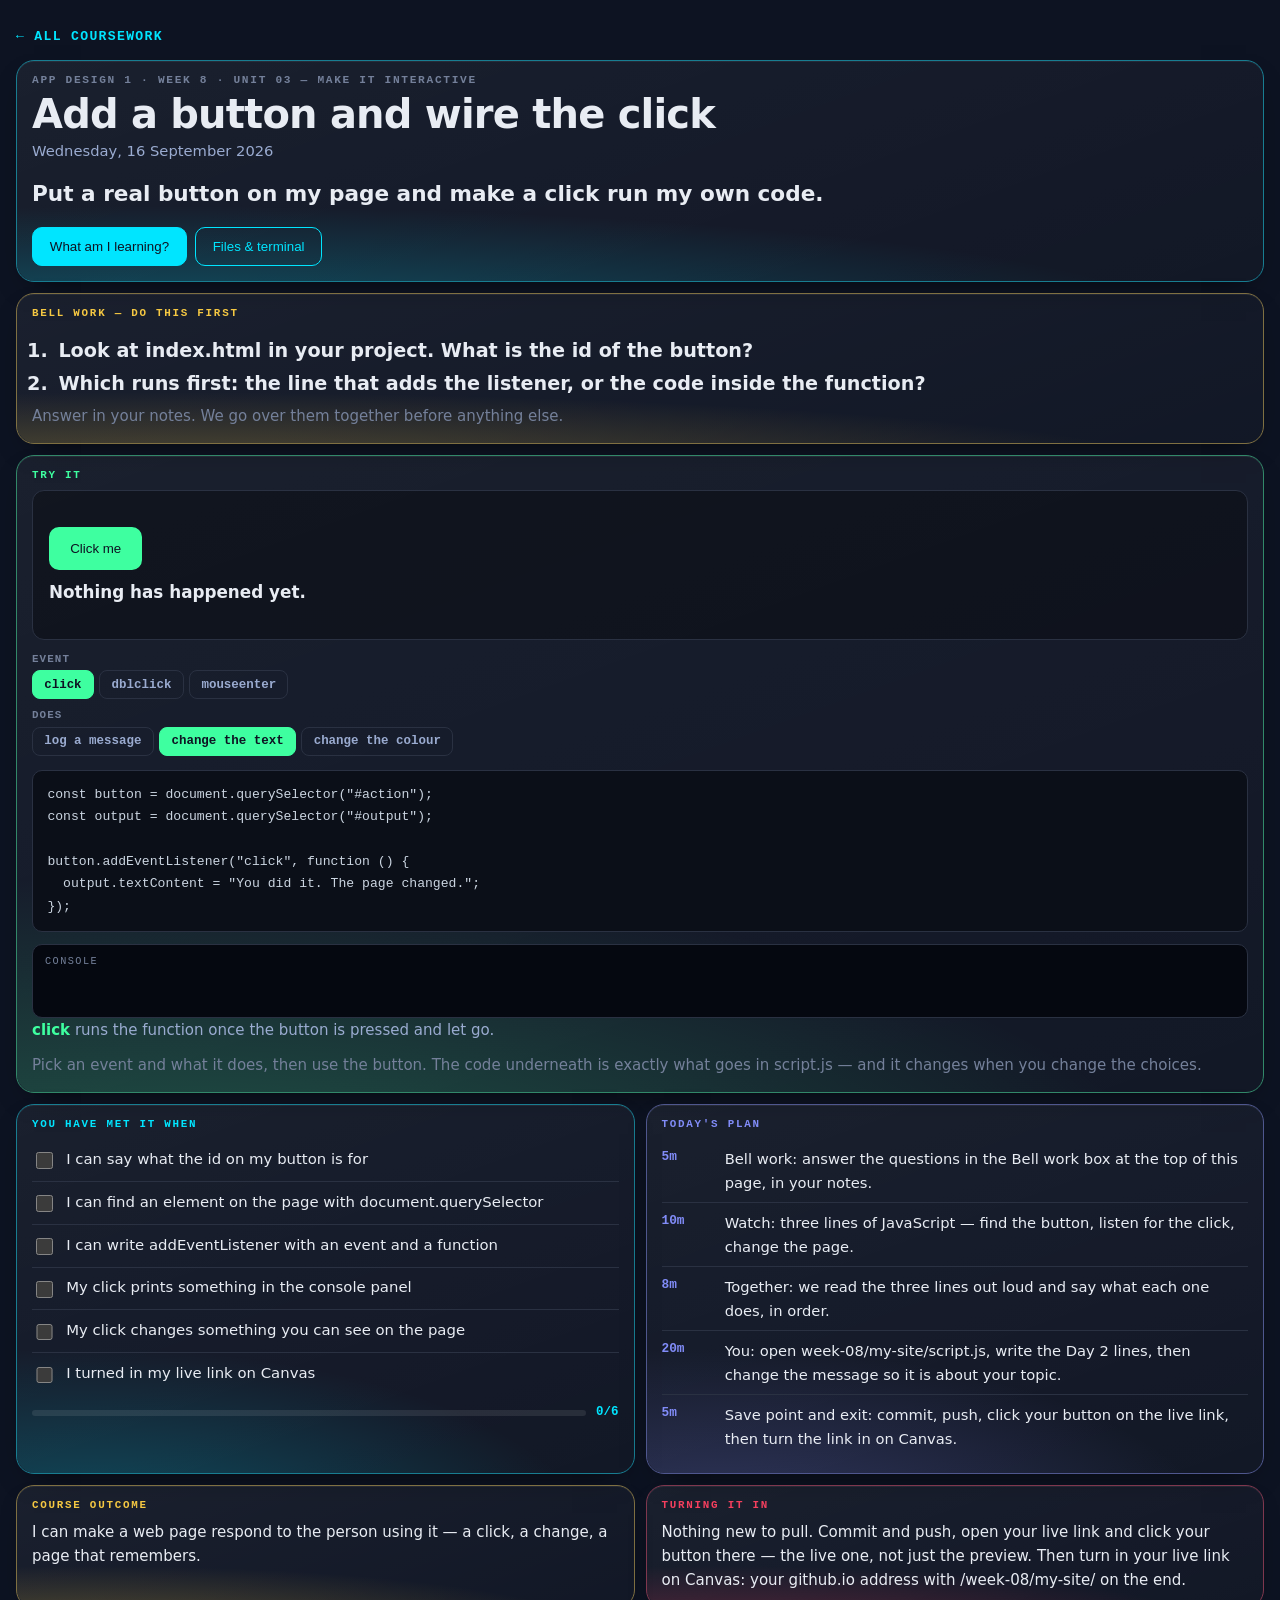
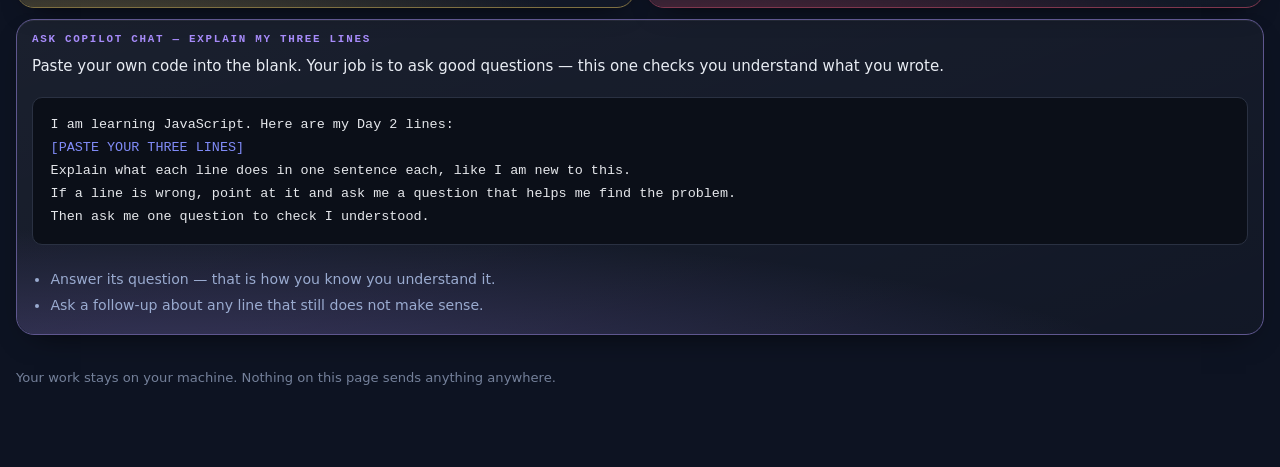
<file: week-08/day-2/index.html>
<!doctype html>
<html lang="en">
<head>
<meta charset="utf-8">
<meta name="viewport" content="width=device-width,initial-scale=1">
<title>Add a button and wire the click — App Design 1</title>
<meta name="color-scheme" content="dark">
<style>
:root{--acc:var(--ss-cyan,#00e5ff)}
*{box-sizing:border-box}
body{margin:0;background:var(--ss-void,#0d1322);color:var(--ss-bone,#e8ecf3);
  font:16px/1.6 var(--ss-body,"Inter",system-ui,sans-serif);padding:1.4rem 1rem 5rem}
.wrap{max-width:96rem;margin:0 auto}
a.back{display:inline-block;color:var(--acc);text-decoration:none;font:600 .82rem/1 var(--ss-mono,ui-monospace,monospace);
  letter-spacing:.1em;text-transform:uppercase;margin:0 0 1rem}

/* ── the grid: the dashboard's, verbatim in behaviour ───────────────────── */
.bento{display:grid;gap:11px;grid-template-columns:repeat(4,minmax(0,1fr));align-items:stretch}
.bento > *{grid-column:span 2}
.bento > .w1{grid-column:span 1}
.bento > .w4{grid-column:span 4}
/* Height-matching only helps when the tiles in a row are already close. On a phone
   two tiles share a row and one of them is a five-item plan — stretched, its short
   neighbour grew 729px of empty gradient. Ragged is correct at this size. */
@media (max-width:760px){.bento{grid-template-columns:repeat(6,minmax(0,1fr));gap:7px;align-items:start}
  .bento > *{grid-column:span 3} .bento > .w1{grid-column:span 3} .bento > .w4{grid-column:span 6}}
@media (min-width:1500px){.bento{grid-template-columns:repeat(8,minmax(0,1fr))}
  .bento > *{grid-column:span 2} .bento > .w1{grid-column:span 2} .bento > .w4{grid-column:span 8}
  /* the lab keeps six columns and the criteria ride alongside it, so the widest
     screen gains density rather than gaining empty space */
  .bento > .lab{grid-column:span 6} .bento > .lab + *{grid-column:span 2}
  /* The plan is five rows of prose next to two tiles of three lines each. Stretched
     into one row the short pair inflate into dead space, which looks worse than the
     raggedness it was fixing. So the plan takes a narrow column two rows tall and the
     other two stack beside it — the row fills, nothing is padded out to match. */
  .bento > .t-plan{grid-column:span 3;grid-row:span 2}
  .bento > .t-clo, .bento > .t-turn{grid-column:span 5}}

/* ── the tile ───────────────────────────────────────────────────────────── */
.tl{position:relative;overflow:hidden;border-radius:18px;padding:14px 15px 15px;display:flex;flex-direction:column;
  background:linear-gradient(160deg,rgba(255,255,255,.055),rgba(255,255,255,.02));
  border:1px solid color-mix(in srgb, var(--acc) 42%, var(--ss-border,#2a3142));
  box-shadow:0 1px 0 rgba(255,255,255,.06) inset,0 12px 30px -18px rgba(0,0,0,.9);
  transition:transform .16s var(--ss-ease,cubic-bezier(.2,.7,.3,1)),border-color .16s}
.tl::after{content:"";position:absolute;inset:0;pointer-events:none;border-radius:inherit;
  background:radial-gradient(125% 85% at 12% 122%, var(--acc) 0%, transparent 66%);opacity:.30}
.tl > *{position:relative;z-index:1}
.k{display:block;font:600 .68rem/1 var(--ss-mono,ui-monospace,monospace);letter-spacing:.16em;
  text-transform:uppercase;color:var(--acc);margin:0 0 .55rem}

/* hero */
.hero{--acc:var(--ss-cyan,#00e5ff)}
.hero .eyebrow{font:600 .7rem/1 var(--ss-mono,ui-monospace,monospace);letter-spacing:.15em;
  text-transform:uppercase;color:var(--ss-faint,#74809a)}
.hero h1{font-family:var(--ss-display,"Syne",system-ui,sans-serif);font-size:clamp(1.5rem,3.4vw,2.5rem);
  line-height:1.08;letter-spacing:-.02em;margin:.45rem 0 .2rem}
.hero .when{color:var(--ss-mist,#9aabd0);font-size:.92rem;margin:0 0 1rem}
.hero .slo{font-size:clamp(1.05rem,1.7vw,1.35rem);font-weight:600;line-height:1.42;margin:0;max-width:52rem}
.hero .row{display:flex;flex-wrap:wrap;gap:.5rem;margin-top:1.1rem}

button.b{cursor:pointer;font:600 .84rem/1 inherit;padding:.7rem 1.05rem;border-radius:10px;
  border:1px solid var(--acc);background:transparent;color:var(--acc);transition:background .15s,color .15s}
button.b:hover{background:var(--acc);color:var(--ss-void,#0d1322)}
button.b.solid{background:var(--acc);color:var(--ss-void,#0d1322)}
button.b.solid:hover{filter:brightness(1.12)}
a.b{display:inline-block;text-decoration:none}

/* success criteria */
.sc{list-style:none;margin:0;padding:0}
.sc li{border-bottom:1px solid var(--ss-border,#2a3142)}
.sc li:last-child{border-bottom:0}
.sc label{display:flex;gap:.65rem;align-items:flex-start;padding:.55rem 0;cursor:pointer;font-size:.93rem}
.sc input{margin-top:.28rem;width:1.05rem;height:1.05rem;accent-color:var(--acc);flex:none}
.sc input:checked + span{color:var(--ss-faint,#74809a);text-decoration:line-through}
.prog{display:flex;align-items:center;gap:.6rem;margin-top:.7rem}
.prog .bar{flex:1;height:6px;border-radius:99px;background:rgba(255,255,255,.09);overflow:hidden}
.prog .bar i{display:block;height:100%;width:0;background:var(--acc);transition:width .25s}
.prog b{font:700 .78rem/1 var(--ss-mono,ui-monospace,monospace);color:var(--acc)}

/* plan */
.plan{list-style:none;margin:0;padding:0}
.plan li{display:flex;gap:.75rem;padding:.5rem 0;border-bottom:1px solid var(--ss-border,#2a3142);font-size:.92rem}
.plan li:last-child{border-bottom:0}
.plan .m{flex:none;width:3.2rem;font:700 .8rem/1.55 var(--ss-mono,ui-monospace,monospace);color:var(--acc)}

/* generic tile text */
.tl p{margin:0 0 .7rem;font-size:.94rem}.tl p:last-child{margin:0}
.tl .big{font-size:1.02rem;line-height:1.5}

/* ── the lab ────────────────────────────────────────────────────────────── */
.lab{--acc:var(--ss-green,#3effa0)}
.lab .stage{background:rgba(0,0,0,.32);border:1px solid var(--ss-border,#2a3142);border-radius:12px;
  padding:16px;min-height:0;height:clamp(150px,20vh,190px);display:flex}
.lab .stage .fx{flex:1;display:flex;gap:10px;transition:all .28s var(--ss-ease,cubic-bezier(.2,.7,.3,1))}
.lab .box{background:color-mix(in srgb,var(--acc) 30%,transparent);border:1px solid var(--acc);
  border-radius:9px;padding:.7rem .9rem;font:700 .82rem/1.3 var(--ss-mono,ui-monospace,monospace);
  color:var(--ss-bone,#e8ecf3);display:grid;place-items:center;transition:all .28s}
.lab .box.b2{min-height:64px}.lab .box.b3{min-height:88px}
.ctrls{margin-top:.9rem;display:grid;gap:.7rem}
.ctrl .cn{font:600 .68rem/1 var(--ss-mono,ui-monospace,monospace);letter-spacing:.1em;text-transform:uppercase;
  color:var(--ss-faint,#74809a);margin-bottom:.35rem}
.seg{display:flex;flex-wrap:wrap;gap:.35rem}
.seg button{cursor:pointer;font:600 .78rem/1 var(--ss-mono,ui-monospace,monospace);padding:.45rem .7rem;
  border-radius:8px;border:1px solid var(--ss-border,#2a3142);background:transparent;color:var(--ss-mist,#9aabd0)}
.seg button[aria-pressed=true]{background:var(--acc);border-color:var(--acc);color:var(--ss-void,#0d1322)}
.readout{margin-top:.9rem;background:#0b0f18;border:1px solid var(--ss-border,#2a3142);border-radius:10px;
  padding:.8rem .9rem;font:.82rem/1.7 var(--ss-mono,ui-monospace,monospace);color:#cbd5e1;overflow-x:auto}
.readout .p{color:var(--ss-peri,#818cf8)}.readout .v{color:var(--ss-green,#3effa0)}
.axis{margin-top:.75rem;font-size:.87rem;color:var(--ss-mist,#9aabd0)}
.axis b{color:var(--acc)}
.slid{width:100%;accent-color:var(--acc)}

/* ── modal ──────────────────────────────────────────────────────────────── */
dialog{border:none;padding:0;background:transparent;max-width:min(46rem,94vw);width:100%}
dialog::backdrop{background:rgba(6,9,16,.74)}
.sheet{background:var(--ss-ink,#161d31);border:1px solid var(--ss-border,#2a3142);border-radius:18px;
  padding:1.4rem 1.5rem;color:var(--ss-bone,#e8ecf3);max-height:84vh;overflow:auto}
.sheet h3{font-family:var(--ss-display,"Syne",system-ui,sans-serif);font-size:1.25rem;margin:0 0 .8rem}
.sheet p{font-size:.98rem;margin:0 0 .9rem}
.sheet .x{position:sticky;top:0;float:right;cursor:pointer;background:transparent;border:1px solid var(--ss-border,#2a3142);
  color:var(--ss-mist,#9aabd0);border-radius:8px;font:600 .75rem/1 var(--ss-mono,ui-monospace,monospace);padding:.45rem .6rem}
.sheet img{width:100%;height:auto;border-radius:10px;border:1px solid var(--ss-border,#2a3142)}
pre.code{background:#0b0f18;border:1px solid var(--ss-border,#2a3142);border-radius:10px;padding:1rem 1.1rem;
  overflow-x:auto;font:.84rem/1.7 var(--ss-mono,ui-monospace,monospace);color:#e5e7eb;margin:.5rem 0;position:relative}
pre.code b{color:var(--ss-peri,#818cf8);font-weight:400}
.codewrap{position:relative}
.codewrap .cp{position:absolute;top:.55rem;right:.55rem;cursor:pointer;border:1px solid #3b4252;background:#1c2230;
  color:var(--ss-peri,#818cf8);font:600 .72rem/1 var(--ss-mono,ui-monospace,monospace);letter-spacing:.06em;
  text-transform:uppercase;padding:.42rem .65rem;border-radius:6px}
.codewrap .cp.ok{background:#064e3b;border-color:#10b981;color:#6ee7b7}
.files{list-style:none;margin:.5rem 0 0;padding:0}
.files li{padding:.5rem 0;border-top:1px solid var(--ss-border,#2a3142)}
.files a{color:var(--acc);font:600 .9rem/1.5 var(--ss-mono,ui-monospace,monospace);text-decoration:none}
.files span{display:block;color:var(--ss-faint,#74809a);font-size:.85rem;margin-top:.1rem}
.who{display:flex;gap:.7rem;flex-wrap:wrap;margin:0 0 .8rem}
.who label{flex:1 1 9rem;font:600 .7rem/1 var(--ss-mono,ui-monospace,monospace);letter-spacing:.08em;
  text-transform:uppercase;color:var(--ss-faint,#74809a)}
.who input{display:block;width:100%;margin-top:.35rem;padding:.55rem .65rem;font:inherit;color:var(--ss-bone,#e8ecf3);
  background:rgba(0,0,0,.3);border:1px solid var(--ss-border,#2a3142);border-radius:8px}
.who input:focus{outline:none;border-color:var(--acc)}
.hint{color:var(--ss-faint,#74809a);font-size:.85rem;margin:.6rem 0 0}
footer{max-width:96rem;margin:2rem auto 0;color:var(--ss-faint,#74809a);font-size:.82rem}

/* ── JavaScript labs ────────────────────────────────────────────────────────
   A JavaScript day has no box to push around; what it has is a console that talks back.
   So these labs carry a small console, styled like the real one, and every lab's readout
   is the exact code the student would type into script.js. */
.lab .jsrow{display:flex;flex-wrap:wrap;gap:.6rem;align-items:center;width:100%}
.lab .jsin{flex:1;min-width:10rem;padding:.65rem .8rem;border-radius:9px;border:1px solid var(--ss-border,#2a3142);
  background:rgba(0,0,0,.35);color:var(--ss-bone,#e8ecf3);font:.95rem var(--ss-mono,ui-monospace,monospace)}
.lab .jsin:focus{outline:none;border-color:var(--acc)}
.lab .demo{font:700 .95rem/1 inherit;background:var(--acc);color:#0d1322;border:2px solid var(--acc);
  border-radius:10px;padding:.75rem 1.2rem;cursor:pointer;transition:filter .15s,transform .1s}
.lab .demo:hover{filter:brightness(1.12)}.lab .demo:active{transform:translateY(2px)}
.lab .demo:focus-visible{outline:none;box-shadow:0 0 0 4px rgba(255,255,255,.35)}
.lab .val{font:700 clamp(1.3rem,3vw,2.1rem)/1.15 var(--ss-display,system-ui,sans-serif);color:var(--ss-bone,#e8ecf3)}
.lab .stage.col{flex-direction:column;align-items:flex-start;justify-content:center;gap:.8rem;height:auto;min-height:150px}
.devcon{margin-top:.8rem;background:#050810;border:1px solid var(--ss-border,#2a3142);border-radius:10px;
  min-height:4.6rem;max-height:9rem;overflow:auto;padding:.5rem .75rem;font:.8rem/1.6 var(--ss-mono,ui-monospace,monospace)}
.devcon .hd{color:var(--ss-faint,#74809a);font-size:.64rem;letter-spacing:.14em;text-transform:uppercase;margin-bottom:.25rem}
.devcon .ok{color:#e5e7eb}.devcon .ok::before{content:"› ";color:var(--ss-faint,#74809a)}
.devcon .err{color:#fca5a5;background:rgba(244,63,94,.12);border-radius:5px;padding:0 .35rem}

/* ── Bell work ──────────────────────────────────────────────────────────── */
.bellq{margin:.2rem 0 0;padding-left:1.4rem;font-size:clamp(1rem,1.5vw,1.2rem);font-weight:600;line-height:1.45}
.bellq li{margin:.35rem 0;padding-left:.25rem}

/* ── Ask Copilot Chat ───────────────────────────────────────────────────── */
.t-prompt pre.code{white-space:pre-wrap}
.t-prompt .rules{margin:.7rem 0 0;padding-left:1.15rem;font-size:.88rem;color:var(--ss-mist,#9aabd0)}
.t-prompt .rules li{margin:.2rem 0}
</style>
</head>
<body>
<div class="wrap">
  <a class="back" href="../../">&larr; All coursework</a>
  <div class="bento">
    <section class="tl hero w4">
      <div class="eyebrow">App Design 1 &middot; Week 8 &middot; Unit 03 — Make it interactive</div>
      <h1>Add a button and wire the click</h1>
      <p class="when">Wednesday, 16 September 2026</p>
      <p class="slo">Put a real button on my page and make a click run my own code.</p>
      <div class="row">
        <button class="b solid" data-open="m-read" type="button">What am I learning?</button>
        
        <button class="b" data-open="m-files" type="button">Files &amp; terminal</button>
      </div>
    </section>
    <section class="tl w4 t-bell" style="--acc:var(--ss-gold,#f5c842)">
      <span class="k">Bell work — do this first</span>
      <ol class="bellq"><li>Look at index.html in your project. What is the id of the button?</li><li>Which runs first: the line that adds the listener, or the code inside the function?</li></ol>
      <p class="hint">Answer in your notes. We go over them together before anything else.</p>
    </section>
    <section class="tl lab w4" id="lab" data-lab="click">
      <span class="k">Try it</span>
      <div class="stage col">
        <button class="demo" id="cbtn" type="button">Click me</button>
        <p class="val" id="ctext" style="font-size:1.05rem;margin:0">Nothing has happened yet.</p>
      </div>
      <div class="ctrls">
        <div class="ctrl"><div class="cn">event</div><div class="seg" data-prop="event">
      <button type="button" data-v="click" aria-pressed="true">click</button><button type="button" data-v="dblclick" aria-pressed="false">dblclick</button><button type="button" data-v="mouseenter" aria-pressed="false">mouseenter</button>
    </div></div>
        <div class="ctrl"><div class="cn">does</div><div class="seg" data-prop="does">
      <button type="button" data-v="log" aria-pressed="false">log a message</button><button type="button" data-v="text" aria-pressed="true">change the text</button><button type="button" data-v="colour" aria-pressed="false">change the colour</button>
    </div></div>
      </div>
      <div class="readout" id="ro"></div>
      <div class="devcon" id="cout"><div class="hd">Console</div></div>
      <p class="axis" id="axis"></p>
      <p class="hint">Pick an event and what it does, then use the button. The code underneath is exactly what goes in script.js — and it changes when you change the choices.</p>
    </section>
    <section class="tl">
      <span class="k">You have met it when</span>
      <ul class="sc"><li><label><input type="checkbox" data-sc="0"><span>I can say what the id on my button is for</span></label></li><li><label><input type="checkbox" data-sc="1"><span>I can find an element on the page with document.querySelector</span></label></li><li><label><input type="checkbox" data-sc="2"><span>I can write addEventListener with an event and a function</span></label></li><li><label><input type="checkbox" data-sc="3"><span>My click prints something in the console panel</span></label></li><li><label><input type="checkbox" data-sc="4"><span>My click changes something you can see on the page</span></label></li><li><label><input type="checkbox" data-sc="5"><span>I turned in my live link on Canvas</span></label></li></ul>
      <div class="prog"><div class="bar"><i id="scbar"></i></div><b id="scnum">0/6</b></div>
    </section>
    <section class="tl t-plan" style="--acc:var(--ss-peri,#818cf8)">
      <span class="k">Today's plan</span>
      <ul class="plan"><li><span class="m">5m</span><span>Bell work: answer the questions in the Bell work box at the top of this page, in your notes.</span></li><li><span class="m">10m</span><span>Watch: three lines of JavaScript — find the button, listen for the click, change the page.</span></li><li><span class="m">8m</span><span>Together: we read the three lines out loud and say what each one does, in order.</span></li><li><span class="m">20m</span><span>You: open week-08/my-site/script.js, write the Day 2 lines, then change the message so it is about your topic.</span></li><li><span class="m">5m</span><span>Save point and exit: commit, push, click your button on the live link, then turn the link in on Canvas.</span></li></ul>
    </section>
    <section class="tl t-clo" style="--acc:var(--ss-gold,#f5c842)">
      <span class="k">Course outcome</span><p>I can make a web page respond to the person using it — a click, a change, a page that remembers.</p>
    </section>
    <section class="tl t-turn" style="--acc:var(--ss-rose,#f43f5e)">
      <span class="k">Turning it in</span><p>Nothing new to pull. Commit and push, open your live link and click your button there — the live one, not just the preview. Then turn in your live link on Canvas: your github.io address with /week-08/my-site/ on the end.</p>
    </section>
    <section class="tl w4 t-prompt" style="--acc:var(--ss-violet,#a78bfa)">
      <span class="k">Ask Copilot Chat — explain my three lines</span>
      <p>Paste your own code into the blank. Your job is to ask good questions — this one checks you understand what you wrote.</p>
      <div class="codewrap"><button class="cp" type="button">Copy</button><pre class="code">I am learning JavaScript. Here are my Day 2 lines:
<b>[PASTE YOUR THREE LINES]</b>
Explain what each line does in one sentence each, like I am new to this.
If a line is wrong, point at it and ask me a question that helps me find the problem.
Then ask me one question to check I understood.</pre></div>
      <ul class="rules"><li>Answer its question — that is how you know you understand it.</li><li>Ask a follow-up about any line that still does not make sense.</li></ul>
    </section>
  </div>
  <footer>Your work stays on your machine. Nothing on this page sends anything anywhere.</footer>
</div>

  <dialog id="m-read"><div class="sheet"><button class="x" data-close type="button">Close</button>
    <h3>What am I learning?</h3><p>Three lines today, and they are the three lines behind nearly every button on the internet.</p><p>The first finds the button. Every element can have an id, and document.querySelector(&quot;#action&quot;) means “find the thing whose id is action.” The # is what says id — leave it off and JavaScript finds nothing.</p><p>The second listens. addEventListener(&quot;click&quot;, function () { … }) means “when this is clicked, run the code inside the curly brackets.” Here is the part that surprises people: that code does not run when the page loads. It sits there waiting. It only runs when the click actually happens.</p><p>The third changes what you see. textContent is the words inside an element, and setting it swaps them for new ones. That is the moment your page responds to a person.</p></div></dialog>

  

  <dialog id="m-files"><div class="sheet"><button class="x" data-close type="button">Close</button>
    <h3>Files &amp; terminal</h3>
    <p>Everything for this week is already in your week folder.</p>

    <h3 style="margin-top:1.3rem">Get the whole week — once</h3>
    <p>The whole week comes down in one go — all four days and the project you build in. Run this once, on Tuesday, in the terminal at the bottom of your Codespace.</p>
    <div class="codewrap"><button class="cp" type="button">Copy</button><pre class="code"><b># the whole week in one go — do this once</b>
npx degit coltonsharp-dev/ALA2627-ASD-Coursework/week-08 week-08
cd week-08/my-site
python -m http.server 8000</pre></div>
    <p>Wednesday to Friday there is nothing to pull. Your project is already in week-08/my-site — open it, start the preview with the last line, and keep going.</p>
    <p class="hint">Terminal not co-operating? The Week 8 page has a Download button for the same project. Use it and keep going — do not lose a period to a command.</p>
  </div></dialog>
<script>
var NL = String.fromCharCode(10);
var RC = null;

/* modals */
document.querySelectorAll("[data-open]").forEach(function(b){
  b.addEventListener("click", function(){
    var d = document.getElementById(b.getAttribute("data-open"));
    if (d && d.showModal) d.showModal();
  });
});
document.querySelectorAll("[data-close]").forEach(function(b){
  b.addEventListener("click", function(){ b.closest("dialog").close(); });
});
document.querySelectorAll("dialog").forEach(function(d){
  d.addEventListener("click", function(e){ if (e.target === d) d.close(); });
});

/* success criteria progress */
var scBoxes = [].slice.call(document.querySelectorAll("input[data-sc]"));
var scBar = document.getElementById("scbar"), scNum = document.getElementById("scnum");
function scSync(){
  var n = scBoxes.filter(function(b){ return b.checked; }).length;
  if (scBar) scBar.style.width = (scBoxes.length ? (n / scBoxes.length) * 100 : 0) + "%";
  if (scNum) scNum.textContent = n + "/" + scBoxes.length;
}
scBoxes.forEach(function(b){ b.addEventListener("change", scSync); });
scSync();

/* copy buttons */
document.querySelectorAll(".codewrap .cp").forEach(function(b){
  b.addEventListener("click", function(){
    var t = b.parentElement.querySelector("pre").innerText;
    function done(){ b.textContent = "Copied"; b.classList.add("ok");
      setTimeout(function(){ b.textContent = "Copy"; b.classList.remove("ok"); }, 1600); }
    function fb(){ var r = document.createRange(); r.selectNodeContents(b.parentElement.querySelector("pre"));
      var s = getSelection(); s.removeAllRanges(); s.addRange(r); b.textContent = "Press Ctrl+C";
      setTimeout(function(){ b.textContent = "Copy"; }, 2200); }
    if (navigator.clipboard) navigator.clipboard.writeText(t).then(done, fb); else fb();
  });
});

/* ---- labs ---- */
var fx = document.getElementById("fx"), ro = document.getElementById("ro"), axis = document.getElementById("axis");
var state = {};
function segWire(onChange){
  document.querySelectorAll(".seg").forEach(function(seg){
    var prop = seg.getAttribute("data-prop");
    var pressed = seg.querySelector("[aria-pressed=true]");
    state[prop] = pressed ? pressed.getAttribute("data-v") : null;
    seg.querySelectorAll("button").forEach(function(btn){
      btn.addEventListener("click", function(){
        seg.querySelectorAll("button").forEach(function(o){ o.setAttribute("aria-pressed", "false"); });
        btn.setAttribute("aria-pressed", "true");
        state[prop] = btn.getAttribute("data-v");
        onChange();
      });
    });
  });
  onChange();
}
function css(rules){
  return rules.map(function(r){
    return '<span class="p">' + r[0] + '</span>: <span class="v">' + r[1] + '</span>;';
  }).join("<br>");
}

if (fx && document.querySelector('.seg[data-prop="flex-direction"]')) {
  segWire(function(){
    fx.style.flexDirection  = state["flex-direction"];
    fx.style.justifyContent = state["justify-content"];
    fx.style.alignItems     = state["align-items"];
    ro.innerHTML = ".cards {<br>&nbsp;&nbsp;" + css([
      ["display","flex"],["flex-direction",state["flex-direction"]],
      ["justify-content",state["justify-content"]],["align-items",state["align-items"]]
    ]).split("<br>").join("<br>&nbsp;&nbsp;") + "<br>}";
    var col = state["flex-direction"] === "column";
    axis.innerHTML = col
      ? "Direction is <b>column</b>, so the main axis runs <b>down</b>. justify-content is now moving things <b>vertically</b> and align-items is moving them <b>across</b>. They swapped."
      : "Direction is <b>row</b>, so the main axis runs <b>across</b>. justify-content moves things <b>horizontally</b>, align-items moves them <b>vertically</b>.";
  });
}

if (fx && document.querySelector('.seg[data-prop="tool"]')) {
  var b1 = document.getElementById("sb1"), b2 = document.getElementById("sb2"), b3 = document.getElementById("sb3");
  segWire(function(){
    var n = state["size"] + "px", tool = state["tool"];
    fx.style.gap = tool === "gap" ? n : "0px";
    [b1,b2,b3].forEach(function(b){
      b.style.padding = tool === "padding" ? n : "0.7rem 0.9rem";
      b.style.margin  = tool === "margin"  ? n : "0px";
    });
    ro.innerHTML = tool === "gap"
      ? ".cards {<br>&nbsp;&nbsp;" + css([["display","flex"],["gap",n]]).split("<br>").join("<br>&nbsp;&nbsp;") + "<br>}"
      : ".card {<br>&nbsp;&nbsp;" + css([[tool,n]]) + "<br>}";
    axis.innerHTML = tool === "gap"
      ? "<b>gap</b> sits between the boxes and adds nothing to the outside edges. It only works because the parent is a flex container."
      : tool === "padding"
        ? "<b>padding</b> is inside each box, so the boxes grow. The space between them has not changed."
        : "<b>margin</b> is outside each box, so it pushes the neighbours away &mdash; and it also pushes against the container edge, which gap does not.";
  });
}

if (document.getElementById("dbtn")) {
  var ro2 = document.getElementById("ro");
  ro2.innerHTML = ".btn:hover&nbsp;&nbsp;&nbsp;&nbsp;{ " + '<span class="p">filter</span>: <span class="v">brightness(1.15)</span>;' + " }<br>" +
    ".btn:focus-visible { " + '<span class="p">box-shadow</span>: <span class="v">0 0 0 4px</span>;' + " }<br>" +
    ".btn:active&nbsp;&nbsp;&nbsp;{ " + '<span class="p">transform</span>: <span class="v">translateY(2px)</span>;' + " }";
}

/* ---- JavaScript labs ---- */
function escH(t){ return String(t).split("&").join("&amp;").split("<").join("&lt;").split(">").join("&gt;"); }
var cout = document.getElementById("cout");
function logLine(text, bad){
  if (!cout) return;
  var row = document.createElement("div"); row.className = bad ? "err" : "ok"; row.textContent = text;
  cout.appendChild(row); cout.scrollTop = cout.scrollHeight;
}

if (document.querySelector('[data-lab="console"]')) {
  var cin = document.getElementById("cin");
  var cline = function(){
    var msg = cin.value;
    return state["quotes"] === "forgot" ? "console.log(" + msg + ");" : 'console.log("' + msg + '");';
  };
  segWire(function(){ ro.innerHTML = '<span class="p">// script.js</span><br>' + escH(cline()); });
  cin.addEventListener("input", function(){ ro.innerHTML = '<span class="p">// script.js</span><br>' + escH(cline()); });
  document.getElementById("crun").addEventListener("click", function(){
    var msg = cin.value;
    if (state["quotes"] === "forgot") {
      /* the real browser error, not a made-up one: one word is a name nobody defined;
         several words are not even valid code, so the browser stops before running it */
      var parts = msg.trim().split(" ").filter(function(w){ return w.length; });
      if (parts.length > 1) {
        logLine("Uncaught SyntaxError: missing ) after argument list", true);
        axis.innerHTML = "Red. Without quotes, JavaScript reads <b>" + escH(parts[0]) + " " + escH(parts[1]) + "</b> as code, and that is not valid code &mdash; so nothing in the file runs. Quotes mean <b>this is text</b>.";
      } else {
        var word = parts[0] || "message";
        logLine("Uncaught ReferenceError: " + word + " is not defined", true);
        axis.innerHTML = "Red. Without quotes JavaScript thinks <b>" + escH(word) + "</b> is the name of something, and nothing has that name. Quotes mean <b>this is text</b>.";
      }
    } else {
      logLine(msg, false);
      axis.innerHTML = "It printed. That is JavaScript talking back to you &mdash; every day this week starts here.";
    }
  });
}

if (document.querySelector('[data-lab="click"]')) {
  var kb = document.getElementById("cbtn"), kt = document.getElementById("ctext");
  var kcol = ["#3effa0", "#f5c842", "#818cf8", "#f43f5e"], kci = 0, kev = null;
  var kdo = function(){
    var d = state["does"];
    if (d === "log") logLine("The button was used (" + state["event"] + ")", false);
    if (d === "text") kt.textContent = "You did it. The page changed.";
    if (d === "colour") { kci = (kci + 1) % kcol.length; kb.style.background = kcol[kci]; kb.style.borderColor = kcol[kci]; }
  };
  segWire(function(){
    if (kev) kb.removeEventListener(kev, kdo);
    kev = state["event"]; kb.addEventListener(kev, kdo);
    kt.textContent = "Nothing has happened yet."; kb.style.background = ""; kb.style.borderColor = "";
    var inner = state["does"] === "log" ? 'console.log("The button was used");'
      : state["does"] === "text" ? 'output.textContent = "You did it. The page changed.";'
      : 'button.style.background = "gold";';
    var lines = ['const button = document.querySelector("#action");'];
    if (state["does"] === "text") lines.push('const output = document.querySelector("#output");');
    lines.push("");
    lines.push('button.addEventListener("' + kev + '", function () {');
    ro.innerHTML = lines.map(escH).join("<br>") + "<br>&nbsp;&nbsp;" + escH(inner) + "<br>" + escH("});");
    axis.innerHTML = kev === "click" ? "<b>click</b> runs the function once the button is pressed and let go."
      : kev === "dblclick" ? "<b>dblclick</b> needs two quick clicks. Try one click &mdash; nothing happens now."
      : "<b>mouseenter</b> runs the moment the pointer arrives. No click at all.";
  });
}

if (document.querySelector('[data-lab="state"]')) {
  var sb = document.getElementById("sbtn"), sv = document.getElementById("sval");
  var count = 0, isOn = false, spot = 0, msgs = ["Go team!", "Practice starts at 3", "Big game Friday"];
  var sdraw = function(){
    var f = state["feature"], code = [];
    if (f === "counter") { sv.textContent = String(count); sb.textContent = "Add one";
      code = ["let count = " + count + ";", "", "function addOne() {", "  count = count + 1;", "  output.textContent = count;", "}", "", 'button.addEventListener("click", addOne);']; }
    if (f === "toggle") { sv.textContent = isOn ? "ON" : "OFF"; sb.textContent = "Switch";
      code = ["let isOn = " + isOn + ";", "", "function flip() {", "  isOn = !isOn;", '  output.textContent = isOn ? "ON" : "OFF";', "}", "", 'button.addEventListener("click", flip);']; }
    if (f === "messages") { sv.textContent = msgs[spot]; sb.textContent = "Next";
      code = ['let messages = ["Go team!", "Practice starts at 3", "Big game Friday"];', "let spot = " + spot + ";", "", "function next() {", "  spot = (spot + 1) % messages.length;", "  output.textContent = messages[spot];", "}", "", 'button.addEventListener("click", next);']; }
    ro.innerHTML = code.map(function(l){ return escH(l).split("  ").join("&nbsp;&nbsp;"); }).join("<br>");
  };
  sb.addEventListener("click", function(){
    var f = state["feature"];
    if (f === "counter") count = count + 1;
    if (f === "toggle") isOn = !isOn;
    if (f === "messages") spot = (spot + 1) % msgs.length;
    sdraw();
    axis.innerHTML = "Look at the first line: the value changed. <b>That is a variable</b> &mdash; the page remembering something between clicks.";
  });
  segWire(sdraw);
}

/* receipt */
var rcGo = document.getElementById("rc-go");
if (rcGo) rcGo.addEventListener("click", function(){
  var name = (document.getElementById("rc-name").value || "").trim();
  var period = (document.getElementById("rc-period").value || "").trim();
  var msg = document.getElementById("rc-msg");
  if (!name) { msg.textContent = "Put your name in first — the receipt is no use without it."; return; }
  var boxes = [].slice.call(document.querySelectorAll("input[data-rc]"));
  var items = boxes.map(function(b){
    return { done: b.checked, text: b.parentElement.querySelector("span").textContent.trim() };
  });
  var doneN = items.filter(function(i){ return i.done; }).length;
  var L = [];
  L.push("RECEIPT — " + RC.course);
  L.push(RC.title);
  L.push("Week " + RC.week + " · Day " + RC.day + " · " + RC.date);
  L.push("");
  L.push("Name:      " + name);
  L.push("Period:    " + (period || "not given"));
  L.push("Finished:  " + new Date().toLocaleString());
  L.push("Completed: " + doneN + " of " + items.length);
  L.push("");
  L.push("WHAT I DID");
  items.forEach(function(i, n){ L.push("  [" + (i.done ? "x" : " ") + "] " + (n + 1) + ". " + i.text); });
  L.push("");
  var basis = name + "|" + period + "|" + RC.day + "|" + items.map(function(i){ return i.done ? 1 : 0; }).join("");
  var h = 0; for (var k = 0; k < basis.length; k++) { h = ((h << 5) - h + basis.charCodeAt(k)) | 0; }
  L.push("check: " + (h >>> 0).toString(36).toUpperCase());
  L.push("(If this line is edited it will not match the answers above.)");
  var a = document.createElement("a");
  a.href = URL.createObjectURL(new Blob([L.join(NL)], { type: "text/plain" }));
  a.download = RC.file + "-" + name.toLowerCase().replace(/[^a-z0-9]+/g, "-").replace(/^-|-$/g, "") + ".txt";
  document.body.appendChild(a); a.click(); a.remove();
  msg.textContent = "Downloaded. Upload that file to the assignment.";
});
</script>
</body>
</html>
</file>
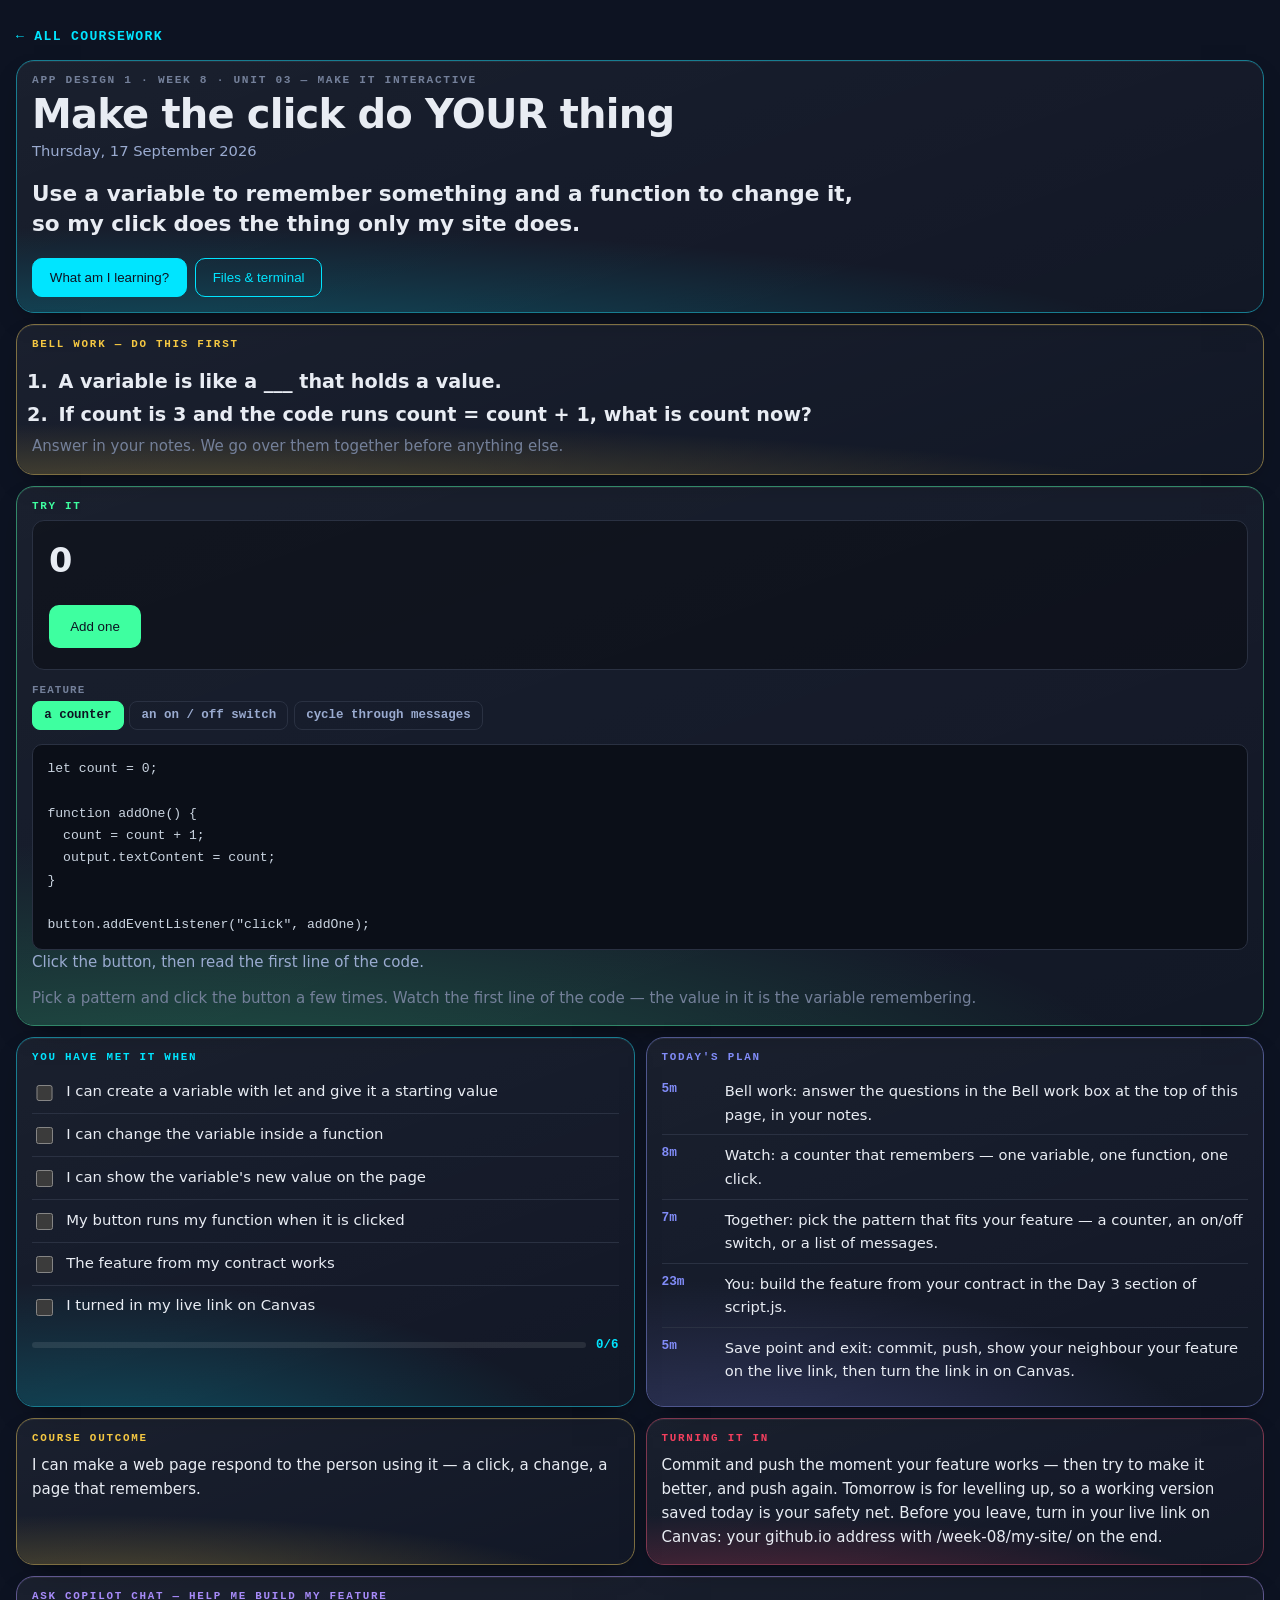
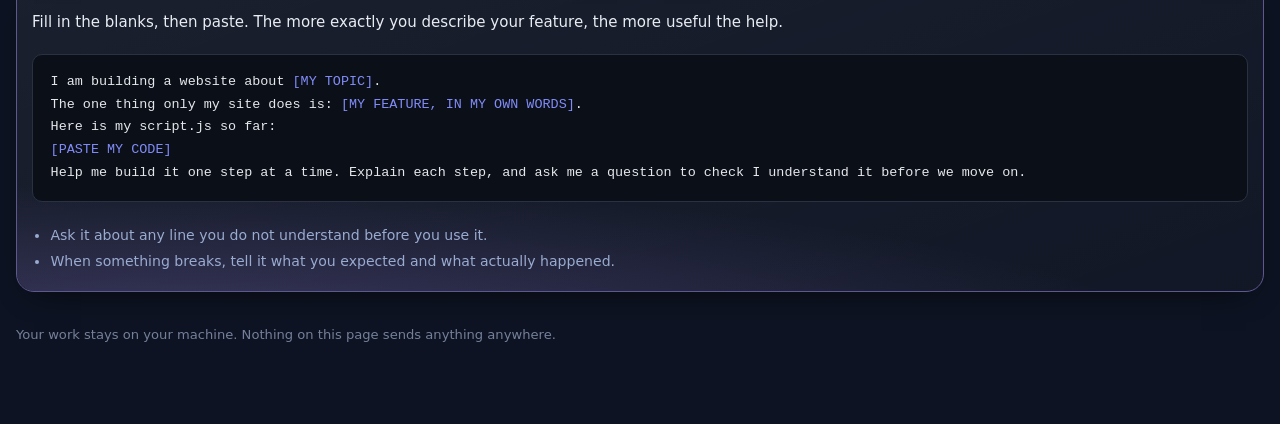
<file: week-08/day-3/index.html>
<!doctype html>
<html lang="en">
<head>
<meta charset="utf-8">
<meta name="viewport" content="width=device-width,initial-scale=1">
<title>Make the click do YOUR thing — App Design 1</title>
<meta name="color-scheme" content="dark">
<style>
:root{--acc:var(--ss-cyan,#00e5ff)}
*{box-sizing:border-box}
body{margin:0;background:var(--ss-void,#0d1322);color:var(--ss-bone,#e8ecf3);
  font:16px/1.6 var(--ss-body,"Inter",system-ui,sans-serif);padding:1.4rem 1rem 5rem}
.wrap{max-width:96rem;margin:0 auto}
a.back{display:inline-block;color:var(--acc);text-decoration:none;font:600 .82rem/1 var(--ss-mono,ui-monospace,monospace);
  letter-spacing:.1em;text-transform:uppercase;margin:0 0 1rem}

/* ── the grid: the dashboard's, verbatim in behaviour ───────────────────── */
.bento{display:grid;gap:11px;grid-template-columns:repeat(4,minmax(0,1fr));align-items:stretch}
.bento > *{grid-column:span 2}
.bento > .w1{grid-column:span 1}
.bento > .w4{grid-column:span 4}
/* Height-matching only helps when the tiles in a row are already close. On a phone
   two tiles share a row and one of them is a five-item plan — stretched, its short
   neighbour grew 729px of empty gradient. Ragged is correct at this size. */
@media (max-width:760px){.bento{grid-template-columns:repeat(6,minmax(0,1fr));gap:7px;align-items:start}
  .bento > *{grid-column:span 3} .bento > .w1{grid-column:span 3} .bento > .w4{grid-column:span 6}}
@media (min-width:1500px){.bento{grid-template-columns:repeat(8,minmax(0,1fr))}
  .bento > *{grid-column:span 2} .bento > .w1{grid-column:span 2} .bento > .w4{grid-column:span 8}
  /* the lab keeps six columns and the criteria ride alongside it, so the widest
     screen gains density rather than gaining empty space */
  .bento > .lab{grid-column:span 6} .bento > .lab + *{grid-column:span 2}
  /* The plan is five rows of prose next to two tiles of three lines each. Stretched
     into one row the short pair inflate into dead space, which looks worse than the
     raggedness it was fixing. So the plan takes a narrow column two rows tall and the
     other two stack beside it — the row fills, nothing is padded out to match. */
  .bento > .t-plan{grid-column:span 3;grid-row:span 2}
  .bento > .t-clo, .bento > .t-turn{grid-column:span 5}}

/* ── the tile ───────────────────────────────────────────────────────────── */
.tl{position:relative;overflow:hidden;border-radius:18px;padding:14px 15px 15px;display:flex;flex-direction:column;
  background:linear-gradient(160deg,rgba(255,255,255,.055),rgba(255,255,255,.02));
  border:1px solid color-mix(in srgb, var(--acc) 42%, var(--ss-border,#2a3142));
  box-shadow:0 1px 0 rgba(255,255,255,.06) inset,0 12px 30px -18px rgba(0,0,0,.9);
  transition:transform .16s var(--ss-ease,cubic-bezier(.2,.7,.3,1)),border-color .16s}
.tl::after{content:"";position:absolute;inset:0;pointer-events:none;border-radius:inherit;
  background:radial-gradient(125% 85% at 12% 122%, var(--acc) 0%, transparent 66%);opacity:.30}
.tl > *{position:relative;z-index:1}
.k{display:block;font:600 .68rem/1 var(--ss-mono,ui-monospace,monospace);letter-spacing:.16em;
  text-transform:uppercase;color:var(--acc);margin:0 0 .55rem}

/* hero */
.hero{--acc:var(--ss-cyan,#00e5ff)}
.hero .eyebrow{font:600 .7rem/1 var(--ss-mono,ui-monospace,monospace);letter-spacing:.15em;
  text-transform:uppercase;color:var(--ss-faint,#74809a)}
.hero h1{font-family:var(--ss-display,"Syne",system-ui,sans-serif);font-size:clamp(1.5rem,3.4vw,2.5rem);
  line-height:1.08;letter-spacing:-.02em;margin:.45rem 0 .2rem}
.hero .when{color:var(--ss-mist,#9aabd0);font-size:.92rem;margin:0 0 1rem}
.hero .slo{font-size:clamp(1.05rem,1.7vw,1.35rem);font-weight:600;line-height:1.42;margin:0;max-width:52rem}
.hero .row{display:flex;flex-wrap:wrap;gap:.5rem;margin-top:1.1rem}

button.b{cursor:pointer;font:600 .84rem/1 inherit;padding:.7rem 1.05rem;border-radius:10px;
  border:1px solid var(--acc);background:transparent;color:var(--acc);transition:background .15s,color .15s}
button.b:hover{background:var(--acc);color:var(--ss-void,#0d1322)}
button.b.solid{background:var(--acc);color:var(--ss-void,#0d1322)}
button.b.solid:hover{filter:brightness(1.12)}
a.b{display:inline-block;text-decoration:none}

/* success criteria */
.sc{list-style:none;margin:0;padding:0}
.sc li{border-bottom:1px solid var(--ss-border,#2a3142)}
.sc li:last-child{border-bottom:0}
.sc label{display:flex;gap:.65rem;align-items:flex-start;padding:.55rem 0;cursor:pointer;font-size:.93rem}
.sc input{margin-top:.28rem;width:1.05rem;height:1.05rem;accent-color:var(--acc);flex:none}
.sc input:checked + span{color:var(--ss-faint,#74809a);text-decoration:line-through}
.prog{display:flex;align-items:center;gap:.6rem;margin-top:.7rem}
.prog .bar{flex:1;height:6px;border-radius:99px;background:rgba(255,255,255,.09);overflow:hidden}
.prog .bar i{display:block;height:100%;width:0;background:var(--acc);transition:width .25s}
.prog b{font:700 .78rem/1 var(--ss-mono,ui-monospace,monospace);color:var(--acc)}

/* plan */
.plan{list-style:none;margin:0;padding:0}
.plan li{display:flex;gap:.75rem;padding:.5rem 0;border-bottom:1px solid var(--ss-border,#2a3142);font-size:.92rem}
.plan li:last-child{border-bottom:0}
.plan .m{flex:none;width:3.2rem;font:700 .8rem/1.55 var(--ss-mono,ui-monospace,monospace);color:var(--acc)}

/* generic tile text */
.tl p{margin:0 0 .7rem;font-size:.94rem}.tl p:last-child{margin:0}
.tl .big{font-size:1.02rem;line-height:1.5}

/* ── the lab ────────────────────────────────────────────────────────────── */
.lab{--acc:var(--ss-green,#3effa0)}
.lab .stage{background:rgba(0,0,0,.32);border:1px solid var(--ss-border,#2a3142);border-radius:12px;
  padding:16px;min-height:0;height:clamp(150px,20vh,190px);display:flex}
.lab .stage .fx{flex:1;display:flex;gap:10px;transition:all .28s var(--ss-ease,cubic-bezier(.2,.7,.3,1))}
.lab .box{background:color-mix(in srgb,var(--acc) 30%,transparent);border:1px solid var(--acc);
  border-radius:9px;padding:.7rem .9rem;font:700 .82rem/1.3 var(--ss-mono,ui-monospace,monospace);
  color:var(--ss-bone,#e8ecf3);display:grid;place-items:center;transition:all .28s}
.lab .box.b2{min-height:64px}.lab .box.b3{min-height:88px}
.ctrls{margin-top:.9rem;display:grid;gap:.7rem}
.ctrl .cn{font:600 .68rem/1 var(--ss-mono,ui-monospace,monospace);letter-spacing:.1em;text-transform:uppercase;
  color:var(--ss-faint,#74809a);margin-bottom:.35rem}
.seg{display:flex;flex-wrap:wrap;gap:.35rem}
.seg button{cursor:pointer;font:600 .78rem/1 var(--ss-mono,ui-monospace,monospace);padding:.45rem .7rem;
  border-radius:8px;border:1px solid var(--ss-border,#2a3142);background:transparent;color:var(--ss-mist,#9aabd0)}
.seg button[aria-pressed=true]{background:var(--acc);border-color:var(--acc);color:var(--ss-void,#0d1322)}
.readout{margin-top:.9rem;background:#0b0f18;border:1px solid var(--ss-border,#2a3142);border-radius:10px;
  padding:.8rem .9rem;font:.82rem/1.7 var(--ss-mono,ui-monospace,monospace);color:#cbd5e1;overflow-x:auto}
.readout .p{color:var(--ss-peri,#818cf8)}.readout .v{color:var(--ss-green,#3effa0)}
.axis{margin-top:.75rem;font-size:.87rem;color:var(--ss-mist,#9aabd0)}
.axis b{color:var(--acc)}
.slid{width:100%;accent-color:var(--acc)}

/* ── modal ──────────────────────────────────────────────────────────────── */
dialog{border:none;padding:0;background:transparent;max-width:min(46rem,94vw);width:100%}
dialog::backdrop{background:rgba(6,9,16,.74)}
.sheet{background:var(--ss-ink,#161d31);border:1px solid var(--ss-border,#2a3142);border-radius:18px;
  padding:1.4rem 1.5rem;color:var(--ss-bone,#e8ecf3);max-height:84vh;overflow:auto}
.sheet h3{font-family:var(--ss-display,"Syne",system-ui,sans-serif);font-size:1.25rem;margin:0 0 .8rem}
.sheet p{font-size:.98rem;margin:0 0 .9rem}
.sheet .x{position:sticky;top:0;float:right;cursor:pointer;background:transparent;border:1px solid var(--ss-border,#2a3142);
  color:var(--ss-mist,#9aabd0);border-radius:8px;font:600 .75rem/1 var(--ss-mono,ui-monospace,monospace);padding:.45rem .6rem}
.sheet img{width:100%;height:auto;border-radius:10px;border:1px solid var(--ss-border,#2a3142)}
pre.code{background:#0b0f18;border:1px solid var(--ss-border,#2a3142);border-radius:10px;padding:1rem 1.1rem;
  overflow-x:auto;font:.84rem/1.7 var(--ss-mono,ui-monospace,monospace);color:#e5e7eb;margin:.5rem 0;position:relative}
pre.code b{color:var(--ss-peri,#818cf8);font-weight:400}
.codewrap{position:relative}
.codewrap .cp{position:absolute;top:.55rem;right:.55rem;cursor:pointer;border:1px solid #3b4252;background:#1c2230;
  color:var(--ss-peri,#818cf8);font:600 .72rem/1 var(--ss-mono,ui-monospace,monospace);letter-spacing:.06em;
  text-transform:uppercase;padding:.42rem .65rem;border-radius:6px}
.codewrap .cp.ok{background:#064e3b;border-color:#10b981;color:#6ee7b7}
.files{list-style:none;margin:.5rem 0 0;padding:0}
.files li{padding:.5rem 0;border-top:1px solid var(--ss-border,#2a3142)}
.files a{color:var(--acc);font:600 .9rem/1.5 var(--ss-mono,ui-monospace,monospace);text-decoration:none}
.files span{display:block;color:var(--ss-faint,#74809a);font-size:.85rem;margin-top:.1rem}
.who{display:flex;gap:.7rem;flex-wrap:wrap;margin:0 0 .8rem}
.who label{flex:1 1 9rem;font:600 .7rem/1 var(--ss-mono,ui-monospace,monospace);letter-spacing:.08em;
  text-transform:uppercase;color:var(--ss-faint,#74809a)}
.who input{display:block;width:100%;margin-top:.35rem;padding:.55rem .65rem;font:inherit;color:var(--ss-bone,#e8ecf3);
  background:rgba(0,0,0,.3);border:1px solid var(--ss-border,#2a3142);border-radius:8px}
.who input:focus{outline:none;border-color:var(--acc)}
.hint{color:var(--ss-faint,#74809a);font-size:.85rem;margin:.6rem 0 0}
footer{max-width:96rem;margin:2rem auto 0;color:var(--ss-faint,#74809a);font-size:.82rem}

/* ── JavaScript labs ────────────────────────────────────────────────────────
   A JavaScript day has no box to push around; what it has is a console that talks back.
   So these labs carry a small console, styled like the real one, and every lab's readout
   is the exact code the student would type into script.js. */
.lab .jsrow{display:flex;flex-wrap:wrap;gap:.6rem;align-items:center;width:100%}
.lab .jsin{flex:1;min-width:10rem;padding:.65rem .8rem;border-radius:9px;border:1px solid var(--ss-border,#2a3142);
  background:rgba(0,0,0,.35);color:var(--ss-bone,#e8ecf3);font:.95rem var(--ss-mono,ui-monospace,monospace)}
.lab .jsin:focus{outline:none;border-color:var(--acc)}
.lab .demo{font:700 .95rem/1 inherit;background:var(--acc);color:#0d1322;border:2px solid var(--acc);
  border-radius:10px;padding:.75rem 1.2rem;cursor:pointer;transition:filter .15s,transform .1s}
.lab .demo:hover{filter:brightness(1.12)}.lab .demo:active{transform:translateY(2px)}
.lab .demo:focus-visible{outline:none;box-shadow:0 0 0 4px rgba(255,255,255,.35)}
.lab .val{font:700 clamp(1.3rem,3vw,2.1rem)/1.15 var(--ss-display,system-ui,sans-serif);color:var(--ss-bone,#e8ecf3)}
.lab .stage.col{flex-direction:column;align-items:flex-start;justify-content:center;gap:.8rem;height:auto;min-height:150px}
.devcon{margin-top:.8rem;background:#050810;border:1px solid var(--ss-border,#2a3142);border-radius:10px;
  min-height:4.6rem;max-height:9rem;overflow:auto;padding:.5rem .75rem;font:.8rem/1.6 var(--ss-mono,ui-monospace,monospace)}
.devcon .hd{color:var(--ss-faint,#74809a);font-size:.64rem;letter-spacing:.14em;text-transform:uppercase;margin-bottom:.25rem}
.devcon .ok{color:#e5e7eb}.devcon .ok::before{content:"› ";color:var(--ss-faint,#74809a)}
.devcon .err{color:#fca5a5;background:rgba(244,63,94,.12);border-radius:5px;padding:0 .35rem}

/* ── Bell work ──────────────────────────────────────────────────────────── */
.bellq{margin:.2rem 0 0;padding-left:1.4rem;font-size:clamp(1rem,1.5vw,1.2rem);font-weight:600;line-height:1.45}
.bellq li{margin:.35rem 0;padding-left:.25rem}

/* ── Ask Copilot Chat ───────────────────────────────────────────────────── */
.t-prompt pre.code{white-space:pre-wrap}
.t-prompt .rules{margin:.7rem 0 0;padding-left:1.15rem;font-size:.88rem;color:var(--ss-mist,#9aabd0)}
.t-prompt .rules li{margin:.2rem 0}
</style>
</head>
<body>
<div class="wrap">
  <a class="back" href="../../">&larr; All coursework</a>
  <div class="bento">
    <section class="tl hero w4">
      <div class="eyebrow">App Design 1 &middot; Week 8 &middot; Unit 03 — Make it interactive</div>
      <h1>Make the click do YOUR thing</h1>
      <p class="when">Thursday, 17 September 2026</p>
      <p class="slo">Use a variable to remember something and a function to change it, so my click does the thing only my site does.</p>
      <div class="row">
        <button class="b solid" data-open="m-read" type="button">What am I learning?</button>
        
        <button class="b" data-open="m-files" type="button">Files &amp; terminal</button>
      </div>
    </section>
    <section class="tl w4 t-bell" style="--acc:var(--ss-gold,#f5c842)">
      <span class="k">Bell work — do this first</span>
      <ol class="bellq"><li>A variable is like a ___ that holds a value.</li><li>If count is 3 and the code runs count = count + 1, what is count now?</li></ol>
      <p class="hint">Answer in your notes. We go over them together before anything else.</p>
    </section>
    <section class="tl lab w4" id="lab" data-lab="state">
      <span class="k">Try it</span>
      <div class="stage col">
        <p class="val" id="sval">0</p>
        <button class="demo" id="sbtn" type="button">Add one</button>
      </div>
      <div class="ctrls"><div class="ctrl"><div class="cn">feature</div><div class="seg" data-prop="feature">
      <button type="button" data-v="counter" aria-pressed="true">a counter</button><button type="button" data-v="toggle" aria-pressed="false">an on / off switch</button><button type="button" data-v="messages" aria-pressed="false">cycle through messages</button>
    </div></div></div>
      <div class="readout" id="ro"></div>
      <p class="axis" id="axis">Click the button, then read the first line of the code.</p>
      <p class="hint">Pick a pattern and click the button a few times. Watch the first line of the code — the value in it is the variable remembering.</p>
    </section>
    <section class="tl">
      <span class="k">You have met it when</span>
      <ul class="sc"><li><label><input type="checkbox" data-sc="0"><span>I can create a variable with let and give it a starting value</span></label></li><li><label><input type="checkbox" data-sc="1"><span>I can change the variable inside a function</span></label></li><li><label><input type="checkbox" data-sc="2"><span>I can show the variable's new value on the page</span></label></li><li><label><input type="checkbox" data-sc="3"><span>My button runs my function when it is clicked</span></label></li><li><label><input type="checkbox" data-sc="4"><span>The feature from my contract works</span></label></li><li><label><input type="checkbox" data-sc="5"><span>I turned in my live link on Canvas</span></label></li></ul>
      <div class="prog"><div class="bar"><i id="scbar"></i></div><b id="scnum">0/6</b></div>
    </section>
    <section class="tl t-plan" style="--acc:var(--ss-peri,#818cf8)">
      <span class="k">Today's plan</span>
      <ul class="plan"><li><span class="m">5m</span><span>Bell work: answer the questions in the Bell work box at the top of this page, in your notes.</span></li><li><span class="m">8m</span><span>Watch: a counter that remembers — one variable, one function, one click.</span></li><li><span class="m">7m</span><span>Together: pick the pattern that fits your feature — a counter, an on/off switch, or a list of messages.</span></li><li><span class="m">23m</span><span>You: build the feature from your contract in the Day 3 section of script.js.</span></li><li><span class="m">5m</span><span>Save point and exit: commit, push, show your neighbour your feature on the live link, then turn the link in on Canvas.</span></li></ul>
    </section>
    <section class="tl t-clo" style="--acc:var(--ss-gold,#f5c842)">
      <span class="k">Course outcome</span><p>I can make a web page respond to the person using it — a click, a change, a page that remembers.</p>
    </section>
    <section class="tl t-turn" style="--acc:var(--ss-rose,#f43f5e)">
      <span class="k">Turning it in</span><p>Commit and push the moment your feature works — then try to make it better, and push again. Tomorrow is for levelling up, so a working version saved today is your safety net. Before you leave, turn in your live link on Canvas: your github.io address with /week-08/my-site/ on the end.</p>
    </section>
    <section class="tl w4 t-prompt" style="--acc:var(--ss-violet,#a78bfa)">
      <span class="k">Ask Copilot Chat — help me build my feature</span>
      <p>Fill in the blanks, then paste. The more exactly you describe your feature, the more useful the help.</p>
      <div class="codewrap"><button class="cp" type="button">Copy</button><pre class="code">I am building a website about <b>[MY TOPIC]</b>.
The one thing only my site does is: <b>[MY FEATURE, IN MY OWN WORDS]</b>.
Here is my script.js so far:
<b>[PASTE MY CODE]</b>
Help me build it one step at a time. Explain each step, and ask me a question to check I understand it before we move on.</pre></div>
      <ul class="rules"><li>Ask it about any line you do not understand before you use it.</li><li>When something breaks, tell it what you expected and what actually happened.</li></ul>
    </section>
  </div>
  <footer>Your work stays on your machine. Nothing on this page sends anything anywhere.</footer>
</div>

  <dialog id="m-read"><div class="sheet"><button class="x" data-close type="button">Close</button>
    <h3>What am I learning?</h3><p>Yesterday your click changed the page, but it changed it the same way every time. Today the page remembers.</p><p>A variable is a named box that holds a value. let count = 0; makes a box called count with 0 in it. A function is a named set of instructions that runs when you call it. Put them together — a click runs a function, the function changes the variable, then shows the new value — and the page is keeping track of something between clicks. That is how a like button knows it is on 12.</p><p>One rule saves most of today's problems: create the variable at the top of script.js, not inside the function. Inside the function it gets rebuilt from scratch on every click, so a counter shows 1 forever.</p><p>Your contract from Tuesday says what your one thing is. Pick the pattern below that fits it, then make it yours.</p></div></dialog>

  

  <dialog id="m-files"><div class="sheet"><button class="x" data-close type="button">Close</button>
    <h3>Files &amp; terminal</h3>
    <p>Everything for this week is already in your week folder.</p>

    <h3 style="margin-top:1.3rem">Get the whole week — once</h3>
    <p>The whole week comes down in one go — all four days and the project you build in. Run this once, on Tuesday, in the terminal at the bottom of your Codespace.</p>
    <div class="codewrap"><button class="cp" type="button">Copy</button><pre class="code"><b># the whole week in one go — do this once</b>
npx degit coltonsharp-dev/ALA2627-ASD-Coursework/week-08 week-08
cd week-08/my-site
python -m http.server 8000</pre></div>
    <p>Wednesday to Friday there is nothing to pull. Your project is already in week-08/my-site — open it, start the preview with the last line, and keep going.</p>
    <p class="hint">Terminal not co-operating? The Week 8 page has a Download button for the same project. Use it and keep going — do not lose a period to a command.</p>
  </div></dialog>
<script>
var NL = String.fromCharCode(10);
var RC = null;

/* modals */
document.querySelectorAll("[data-open]").forEach(function(b){
  b.addEventListener("click", function(){
    var d = document.getElementById(b.getAttribute("data-open"));
    if (d && d.showModal) d.showModal();
  });
});
document.querySelectorAll("[data-close]").forEach(function(b){
  b.addEventListener("click", function(){ b.closest("dialog").close(); });
});
document.querySelectorAll("dialog").forEach(function(d){
  d.addEventListener("click", function(e){ if (e.target === d) d.close(); });
});

/* success criteria progress */
var scBoxes = [].slice.call(document.querySelectorAll("input[data-sc]"));
var scBar = document.getElementById("scbar"), scNum = document.getElementById("scnum");
function scSync(){
  var n = scBoxes.filter(function(b){ return b.checked; }).length;
  if (scBar) scBar.style.width = (scBoxes.length ? (n / scBoxes.length) * 100 : 0) + "%";
  if (scNum) scNum.textContent = n + "/" + scBoxes.length;
}
scBoxes.forEach(function(b){ b.addEventListener("change", scSync); });
scSync();

/* copy buttons */
document.querySelectorAll(".codewrap .cp").forEach(function(b){
  b.addEventListener("click", function(){
    var t = b.parentElement.querySelector("pre").innerText;
    function done(){ b.textContent = "Copied"; b.classList.add("ok");
      setTimeout(function(){ b.textContent = "Copy"; b.classList.remove("ok"); }, 1600); }
    function fb(){ var r = document.createRange(); r.selectNodeContents(b.parentElement.querySelector("pre"));
      var s = getSelection(); s.removeAllRanges(); s.addRange(r); b.textContent = "Press Ctrl+C";
      setTimeout(function(){ b.textContent = "Copy"; }, 2200); }
    if (navigator.clipboard) navigator.clipboard.writeText(t).then(done, fb); else fb();
  });
});

/* ---- labs ---- */
var fx = document.getElementById("fx"), ro = document.getElementById("ro"), axis = document.getElementById("axis");
var state = {};
function segWire(onChange){
  document.querySelectorAll(".seg").forEach(function(seg){
    var prop = seg.getAttribute("data-prop");
    var pressed = seg.querySelector("[aria-pressed=true]");
    state[prop] = pressed ? pressed.getAttribute("data-v") : null;
    seg.querySelectorAll("button").forEach(function(btn){
      btn.addEventListener("click", function(){
        seg.querySelectorAll("button").forEach(function(o){ o.setAttribute("aria-pressed", "false"); });
        btn.setAttribute("aria-pressed", "true");
        state[prop] = btn.getAttribute("data-v");
        onChange();
      });
    });
  });
  onChange();
}
function css(rules){
  return rules.map(function(r){
    return '<span class="p">' + r[0] + '</span>: <span class="v">' + r[1] + '</span>;';
  }).join("<br>");
}

if (fx && document.querySelector('.seg[data-prop="flex-direction"]')) {
  segWire(function(){
    fx.style.flexDirection  = state["flex-direction"];
    fx.style.justifyContent = state["justify-content"];
    fx.style.alignItems     = state["align-items"];
    ro.innerHTML = ".cards {<br>&nbsp;&nbsp;" + css([
      ["display","flex"],["flex-direction",state["flex-direction"]],
      ["justify-content",state["justify-content"]],["align-items",state["align-items"]]
    ]).split("<br>").join("<br>&nbsp;&nbsp;") + "<br>}";
    var col = state["flex-direction"] === "column";
    axis.innerHTML = col
      ? "Direction is <b>column</b>, so the main axis runs <b>down</b>. justify-content is now moving things <b>vertically</b> and align-items is moving them <b>across</b>. They swapped."
      : "Direction is <b>row</b>, so the main axis runs <b>across</b>. justify-content moves things <b>horizontally</b>, align-items moves them <b>vertically</b>.";
  });
}

if (fx && document.querySelector('.seg[data-prop="tool"]')) {
  var b1 = document.getElementById("sb1"), b2 = document.getElementById("sb2"), b3 = document.getElementById("sb3");
  segWire(function(){
    var n = state["size"] + "px", tool = state["tool"];
    fx.style.gap = tool === "gap" ? n : "0px";
    [b1,b2,b3].forEach(function(b){
      b.style.padding = tool === "padding" ? n : "0.7rem 0.9rem";
      b.style.margin  = tool === "margin"  ? n : "0px";
    });
    ro.innerHTML = tool === "gap"
      ? ".cards {<br>&nbsp;&nbsp;" + css([["display","flex"],["gap",n]]).split("<br>").join("<br>&nbsp;&nbsp;") + "<br>}"
      : ".card {<br>&nbsp;&nbsp;" + css([[tool,n]]) + "<br>}";
    axis.innerHTML = tool === "gap"
      ? "<b>gap</b> sits between the boxes and adds nothing to the outside edges. It only works because the parent is a flex container."
      : tool === "padding"
        ? "<b>padding</b> is inside each box, so the boxes grow. The space between them has not changed."
        : "<b>margin</b> is outside each box, so it pushes the neighbours away &mdash; and it also pushes against the container edge, which gap does not.";
  });
}

if (document.getElementById("dbtn")) {
  var ro2 = document.getElementById("ro");
  ro2.innerHTML = ".btn:hover&nbsp;&nbsp;&nbsp;&nbsp;{ " + '<span class="p">filter</span>: <span class="v">brightness(1.15)</span>;' + " }<br>" +
    ".btn:focus-visible { " + '<span class="p">box-shadow</span>: <span class="v">0 0 0 4px</span>;' + " }<br>" +
    ".btn:active&nbsp;&nbsp;&nbsp;{ " + '<span class="p">transform</span>: <span class="v">translateY(2px)</span>;' + " }";
}

/* ---- JavaScript labs ---- */
function escH(t){ return String(t).split("&").join("&amp;").split("<").join("&lt;").split(">").join("&gt;"); }
var cout = document.getElementById("cout");
function logLine(text, bad){
  if (!cout) return;
  var row = document.createElement("div"); row.className = bad ? "err" : "ok"; row.textContent = text;
  cout.appendChild(row); cout.scrollTop = cout.scrollHeight;
}

if (document.querySelector('[data-lab="console"]')) {
  var cin = document.getElementById("cin");
  var cline = function(){
    var msg = cin.value;
    return state["quotes"] === "forgot" ? "console.log(" + msg + ");" : 'console.log("' + msg + '");';
  };
  segWire(function(){ ro.innerHTML = '<span class="p">// script.js</span><br>' + escH(cline()); });
  cin.addEventListener("input", function(){ ro.innerHTML = '<span class="p">// script.js</span><br>' + escH(cline()); });
  document.getElementById("crun").addEventListener("click", function(){
    var msg = cin.value;
    if (state["quotes"] === "forgot") {
      /* the real browser error, not a made-up one: one word is a name nobody defined;
         several words are not even valid code, so the browser stops before running it */
      var parts = msg.trim().split(" ").filter(function(w){ return w.length; });
      if (parts.length > 1) {
        logLine("Uncaught SyntaxError: missing ) after argument list", true);
        axis.innerHTML = "Red. Without quotes, JavaScript reads <b>" + escH(parts[0]) + " " + escH(parts[1]) + "</b> as code, and that is not valid code &mdash; so nothing in the file runs. Quotes mean <b>this is text</b>.";
      } else {
        var word = parts[0] || "message";
        logLine("Uncaught ReferenceError: " + word + " is not defined", true);
        axis.innerHTML = "Red. Without quotes JavaScript thinks <b>" + escH(word) + "</b> is the name of something, and nothing has that name. Quotes mean <b>this is text</b>.";
      }
    } else {
      logLine(msg, false);
      axis.innerHTML = "It printed. That is JavaScript talking back to you &mdash; every day this week starts here.";
    }
  });
}

if (document.querySelector('[data-lab="click"]')) {
  var kb = document.getElementById("cbtn"), kt = document.getElementById("ctext");
  var kcol = ["#3effa0", "#f5c842", "#818cf8", "#f43f5e"], kci = 0, kev = null;
  var kdo = function(){
    var d = state["does"];
    if (d === "log") logLine("The button was used (" + state["event"] + ")", false);
    if (d === "text") kt.textContent = "You did it. The page changed.";
    if (d === "colour") { kci = (kci + 1) % kcol.length; kb.style.background = kcol[kci]; kb.style.borderColor = kcol[kci]; }
  };
  segWire(function(){
    if (kev) kb.removeEventListener(kev, kdo);
    kev = state["event"]; kb.addEventListener(kev, kdo);
    kt.textContent = "Nothing has happened yet."; kb.style.background = ""; kb.style.borderColor = "";
    var inner = state["does"] === "log" ? 'console.log("The button was used");'
      : state["does"] === "text" ? 'output.textContent = "You did it. The page changed.";'
      : 'button.style.background = "gold";';
    var lines = ['const button = document.querySelector("#action");'];
    if (state["does"] === "text") lines.push('const output = document.querySelector("#output");');
    lines.push("");
    lines.push('button.addEventListener("' + kev + '", function () {');
    ro.innerHTML = lines.map(escH).join("<br>") + "<br>&nbsp;&nbsp;" + escH(inner) + "<br>" + escH("});");
    axis.innerHTML = kev === "click" ? "<b>click</b> runs the function once the button is pressed and let go."
      : kev === "dblclick" ? "<b>dblclick</b> needs two quick clicks. Try one click &mdash; nothing happens now."
      : "<b>mouseenter</b> runs the moment the pointer arrives. No click at all.";
  });
}

if (document.querySelector('[data-lab="state"]')) {
  var sb = document.getElementById("sbtn"), sv = document.getElementById("sval");
  var count = 0, isOn = false, spot = 0, msgs = ["Go team!", "Practice starts at 3", "Big game Friday"];
  var sdraw = function(){
    var f = state["feature"], code = [];
    if (f === "counter") { sv.textContent = String(count); sb.textContent = "Add one";
      code = ["let count = " + count + ";", "", "function addOne() {", "  count = count + 1;", "  output.textContent = count;", "}", "", 'button.addEventListener("click", addOne);']; }
    if (f === "toggle") { sv.textContent = isOn ? "ON" : "OFF"; sb.textContent = "Switch";
      code = ["let isOn = " + isOn + ";", "", "function flip() {", "  isOn = !isOn;", '  output.textContent = isOn ? "ON" : "OFF";', "}", "", 'button.addEventListener("click", flip);']; }
    if (f === "messages") { sv.textContent = msgs[spot]; sb.textContent = "Next";
      code = ['let messages = ["Go team!", "Practice starts at 3", "Big game Friday"];', "let spot = " + spot + ";", "", "function next() {", "  spot = (spot + 1) % messages.length;", "  output.textContent = messages[spot];", "}", "", 'button.addEventListener("click", next);']; }
    ro.innerHTML = code.map(function(l){ return escH(l).split("  ").join("&nbsp;&nbsp;"); }).join("<br>");
  };
  sb.addEventListener("click", function(){
    var f = state["feature"];
    if (f === "counter") count = count + 1;
    if (f === "toggle") isOn = !isOn;
    if (f === "messages") spot = (spot + 1) % msgs.length;
    sdraw();
    axis.innerHTML = "Look at the first line: the value changed. <b>That is a variable</b> &mdash; the page remembering something between clicks.";
  });
  segWire(sdraw);
}

/* receipt */
var rcGo = document.getElementById("rc-go");
if (rcGo) rcGo.addEventListener("click", function(){
  var name = (document.getElementById("rc-name").value || "").trim();
  var period = (document.getElementById("rc-period").value || "").trim();
  var msg = document.getElementById("rc-msg");
  if (!name) { msg.textContent = "Put your name in first — the receipt is no use without it."; return; }
  var boxes = [].slice.call(document.querySelectorAll("input[data-rc]"));
  var items = boxes.map(function(b){
    return { done: b.checked, text: b.parentElement.querySelector("span").textContent.trim() };
  });
  var doneN = items.filter(function(i){ return i.done; }).length;
  var L = [];
  L.push("RECEIPT — " + RC.course);
  L.push(RC.title);
  L.push("Week " + RC.week + " · Day " + RC.day + " · " + RC.date);
  L.push("");
  L.push("Name:      " + name);
  L.push("Period:    " + (period || "not given"));
  L.push("Finished:  " + new Date().toLocaleString());
  L.push("Completed: " + doneN + " of " + items.length);
  L.push("");
  L.push("WHAT I DID");
  items.forEach(function(i, n){ L.push("  [" + (i.done ? "x" : " ") + "] " + (n + 1) + ". " + i.text); });
  L.push("");
  var basis = name + "|" + period + "|" + RC.day + "|" + items.map(function(i){ return i.done ? 1 : 0; }).join("");
  var h = 0; for (var k = 0; k < basis.length; k++) { h = ((h << 5) - h + basis.charCodeAt(k)) | 0; }
  L.push("check: " + (h >>> 0).toString(36).toUpperCase());
  L.push("(If this line is edited it will not match the answers above.)");
  var a = document.createElement("a");
  a.href = URL.createObjectURL(new Blob([L.join(NL)], { type: "text/plain" }));
  a.download = RC.file + "-" + name.toLowerCase().replace(/[^a-z0-9]+/g, "-").replace(/^-|-$/g, "") + ".txt";
  document.body.appendChild(a); a.click(); a.remove();
  msg.textContent = "Downloaded. Upload that file to the assignment.";
});
</script>
</body>
</html>
</file>
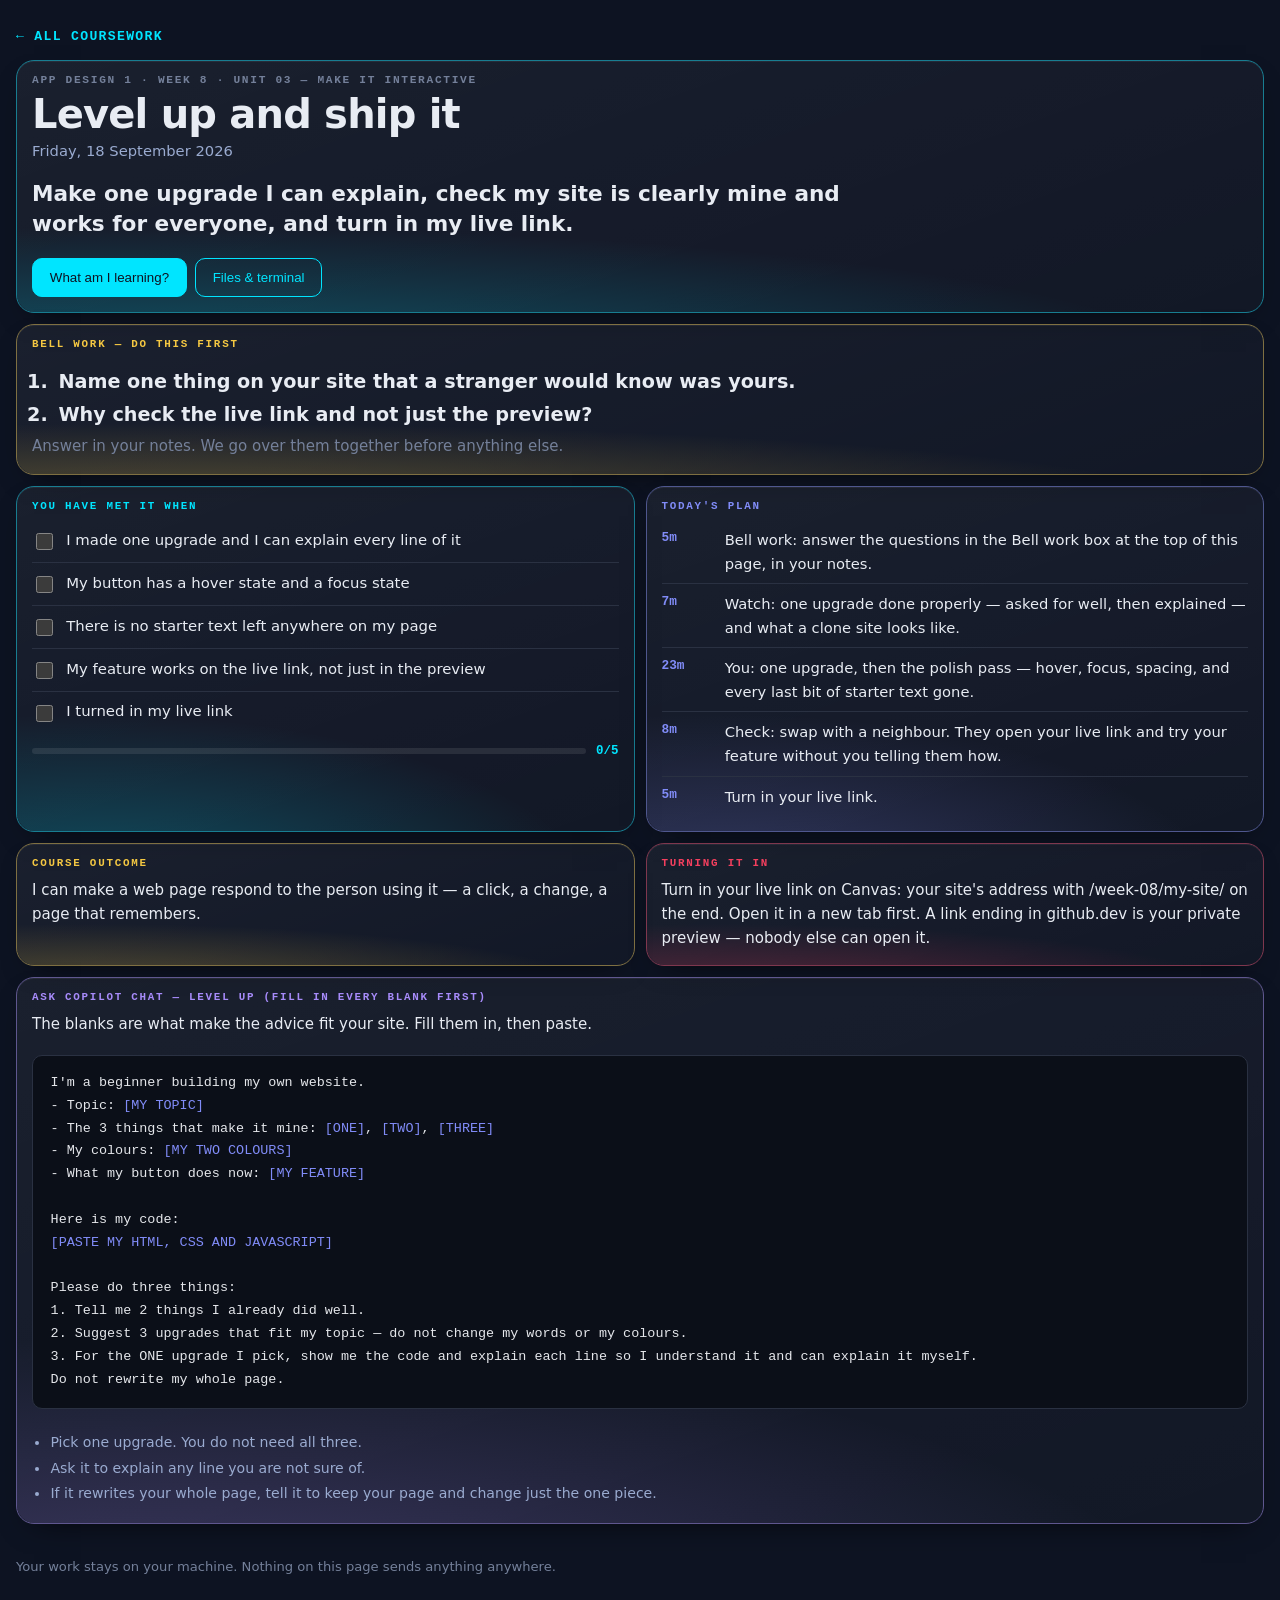
<file: week-08/day-4/index.html>
<!doctype html>
<html lang="en">
<head>
<meta charset="utf-8">
<meta name="viewport" content="width=device-width,initial-scale=1">
<title>Level up and ship it — App Design 1</title>
<meta name="color-scheme" content="dark">
<style>
:root{--acc:var(--ss-cyan,#00e5ff)}
*{box-sizing:border-box}
body{margin:0;background:var(--ss-void,#0d1322);color:var(--ss-bone,#e8ecf3);
  font:16px/1.6 var(--ss-body,"Inter",system-ui,sans-serif);padding:1.4rem 1rem 5rem}
.wrap{max-width:96rem;margin:0 auto}
a.back{display:inline-block;color:var(--acc);text-decoration:none;font:600 .82rem/1 var(--ss-mono,ui-monospace,monospace);
  letter-spacing:.1em;text-transform:uppercase;margin:0 0 1rem}

/* ── the grid: the dashboard's, verbatim in behaviour ───────────────────── */
.bento{display:grid;gap:11px;grid-template-columns:repeat(4,minmax(0,1fr));align-items:stretch}
.bento > *{grid-column:span 2}
.bento > .w1{grid-column:span 1}
.bento > .w4{grid-column:span 4}
/* Height-matching only helps when the tiles in a row are already close. On a phone
   two tiles share a row and one of them is a five-item plan — stretched, its short
   neighbour grew 729px of empty gradient. Ragged is correct at this size. */
@media (max-width:760px){.bento{grid-template-columns:repeat(6,minmax(0,1fr));gap:7px;align-items:start}
  .bento > *{grid-column:span 3} .bento > .w1{grid-column:span 3} .bento > .w4{grid-column:span 6}}
@media (min-width:1500px){.bento{grid-template-columns:repeat(8,minmax(0,1fr))}
  .bento > *{grid-column:span 2} .bento > .w1{grid-column:span 2} .bento > .w4{grid-column:span 8}
  /* the lab keeps six columns and the criteria ride alongside it, so the widest
     screen gains density rather than gaining empty space */
  .bento > .lab{grid-column:span 6} .bento > .lab + *{grid-column:span 2}
  /* The plan is five rows of prose next to two tiles of three lines each. Stretched
     into one row the short pair inflate into dead space, which looks worse than the
     raggedness it was fixing. So the plan takes a narrow column two rows tall and the
     other two stack beside it — the row fills, nothing is padded out to match. */
  .bento > .t-plan{grid-column:span 3;grid-row:span 2}
  .bento > .t-clo, .bento > .t-turn{grid-column:span 5}}

/* ── the tile ───────────────────────────────────────────────────────────── */
.tl{position:relative;overflow:hidden;border-radius:18px;padding:14px 15px 15px;display:flex;flex-direction:column;
  background:linear-gradient(160deg,rgba(255,255,255,.055),rgba(255,255,255,.02));
  border:1px solid color-mix(in srgb, var(--acc) 42%, var(--ss-border,#2a3142));
  box-shadow:0 1px 0 rgba(255,255,255,.06) inset,0 12px 30px -18px rgba(0,0,0,.9);
  transition:transform .16s var(--ss-ease,cubic-bezier(.2,.7,.3,1)),border-color .16s}
.tl::after{content:"";position:absolute;inset:0;pointer-events:none;border-radius:inherit;
  background:radial-gradient(125% 85% at 12% 122%, var(--acc) 0%, transparent 66%);opacity:.30}
.tl > *{position:relative;z-index:1}
.k{display:block;font:600 .68rem/1 var(--ss-mono,ui-monospace,monospace);letter-spacing:.16em;
  text-transform:uppercase;color:var(--acc);margin:0 0 .55rem}

/* hero */
.hero{--acc:var(--ss-cyan,#00e5ff)}
.hero .eyebrow{font:600 .7rem/1 var(--ss-mono,ui-monospace,monospace);letter-spacing:.15em;
  text-transform:uppercase;color:var(--ss-faint,#74809a)}
.hero h1{font-family:var(--ss-display,"Syne",system-ui,sans-serif);font-size:clamp(1.5rem,3.4vw,2.5rem);
  line-height:1.08;letter-spacing:-.02em;margin:.45rem 0 .2rem}
.hero .when{color:var(--ss-mist,#9aabd0);font-size:.92rem;margin:0 0 1rem}
.hero .slo{font-size:clamp(1.05rem,1.7vw,1.35rem);font-weight:600;line-height:1.42;margin:0;max-width:52rem}
.hero .row{display:flex;flex-wrap:wrap;gap:.5rem;margin-top:1.1rem}

button.b{cursor:pointer;font:600 .84rem/1 inherit;padding:.7rem 1.05rem;border-radius:10px;
  border:1px solid var(--acc);background:transparent;color:var(--acc);transition:background .15s,color .15s}
button.b:hover{background:var(--acc);color:var(--ss-void,#0d1322)}
button.b.solid{background:var(--acc);color:var(--ss-void,#0d1322)}
button.b.solid:hover{filter:brightness(1.12)}
a.b{display:inline-block;text-decoration:none}

/* success criteria */
.sc{list-style:none;margin:0;padding:0}
.sc li{border-bottom:1px solid var(--ss-border,#2a3142)}
.sc li:last-child{border-bottom:0}
.sc label{display:flex;gap:.65rem;align-items:flex-start;padding:.55rem 0;cursor:pointer;font-size:.93rem}
.sc input{margin-top:.28rem;width:1.05rem;height:1.05rem;accent-color:var(--acc);flex:none}
.sc input:checked + span{color:var(--ss-faint,#74809a);text-decoration:line-through}
.prog{display:flex;align-items:center;gap:.6rem;margin-top:.7rem}
.prog .bar{flex:1;height:6px;border-radius:99px;background:rgba(255,255,255,.09);overflow:hidden}
.prog .bar i{display:block;height:100%;width:0;background:var(--acc);transition:width .25s}
.prog b{font:700 .78rem/1 var(--ss-mono,ui-monospace,monospace);color:var(--acc)}

/* plan */
.plan{list-style:none;margin:0;padding:0}
.plan li{display:flex;gap:.75rem;padding:.5rem 0;border-bottom:1px solid var(--ss-border,#2a3142);font-size:.92rem}
.plan li:last-child{border-bottom:0}
.plan .m{flex:none;width:3.2rem;font:700 .8rem/1.55 var(--ss-mono,ui-monospace,monospace);color:var(--acc)}

/* generic tile text */
.tl p{margin:0 0 .7rem;font-size:.94rem}.tl p:last-child{margin:0}
.tl .big{font-size:1.02rem;line-height:1.5}

/* ── the lab ────────────────────────────────────────────────────────────── */
.lab{--acc:var(--ss-green,#3effa0)}
.lab .stage{background:rgba(0,0,0,.32);border:1px solid var(--ss-border,#2a3142);border-radius:12px;
  padding:16px;min-height:0;height:clamp(150px,20vh,190px);display:flex}
.lab .stage .fx{flex:1;display:flex;gap:10px;transition:all .28s var(--ss-ease,cubic-bezier(.2,.7,.3,1))}
.lab .box{background:color-mix(in srgb,var(--acc) 30%,transparent);border:1px solid var(--acc);
  border-radius:9px;padding:.7rem .9rem;font:700 .82rem/1.3 var(--ss-mono,ui-monospace,monospace);
  color:var(--ss-bone,#e8ecf3);display:grid;place-items:center;transition:all .28s}
.lab .box.b2{min-height:64px}.lab .box.b3{min-height:88px}
.ctrls{margin-top:.9rem;display:grid;gap:.7rem}
.ctrl .cn{font:600 .68rem/1 var(--ss-mono,ui-monospace,monospace);letter-spacing:.1em;text-transform:uppercase;
  color:var(--ss-faint,#74809a);margin-bottom:.35rem}
.seg{display:flex;flex-wrap:wrap;gap:.35rem}
.seg button{cursor:pointer;font:600 .78rem/1 var(--ss-mono,ui-monospace,monospace);padding:.45rem .7rem;
  border-radius:8px;border:1px solid var(--ss-border,#2a3142);background:transparent;color:var(--ss-mist,#9aabd0)}
.seg button[aria-pressed=true]{background:var(--acc);border-color:var(--acc);color:var(--ss-void,#0d1322)}
.readout{margin-top:.9rem;background:#0b0f18;border:1px solid var(--ss-border,#2a3142);border-radius:10px;
  padding:.8rem .9rem;font:.82rem/1.7 var(--ss-mono,ui-monospace,monospace);color:#cbd5e1;overflow-x:auto}
.readout .p{color:var(--ss-peri,#818cf8)}.readout .v{color:var(--ss-green,#3effa0)}
.axis{margin-top:.75rem;font-size:.87rem;color:var(--ss-mist,#9aabd0)}
.axis b{color:var(--acc)}
.slid{width:100%;accent-color:var(--acc)}

/* ── modal ──────────────────────────────────────────────────────────────── */
dialog{border:none;padding:0;background:transparent;max-width:min(46rem,94vw);width:100%}
dialog::backdrop{background:rgba(6,9,16,.74)}
.sheet{background:var(--ss-ink,#161d31);border:1px solid var(--ss-border,#2a3142);border-radius:18px;
  padding:1.4rem 1.5rem;color:var(--ss-bone,#e8ecf3);max-height:84vh;overflow:auto}
.sheet h3{font-family:var(--ss-display,"Syne",system-ui,sans-serif);font-size:1.25rem;margin:0 0 .8rem}
.sheet p{font-size:.98rem;margin:0 0 .9rem}
.sheet .x{position:sticky;top:0;float:right;cursor:pointer;background:transparent;border:1px solid var(--ss-border,#2a3142);
  color:var(--ss-mist,#9aabd0);border-radius:8px;font:600 .75rem/1 var(--ss-mono,ui-monospace,monospace);padding:.45rem .6rem}
.sheet img{width:100%;height:auto;border-radius:10px;border:1px solid var(--ss-border,#2a3142)}
pre.code{background:#0b0f18;border:1px solid var(--ss-border,#2a3142);border-radius:10px;padding:1rem 1.1rem;
  overflow-x:auto;font:.84rem/1.7 var(--ss-mono,ui-monospace,monospace);color:#e5e7eb;margin:.5rem 0;position:relative}
pre.code b{color:var(--ss-peri,#818cf8);font-weight:400}
.codewrap{position:relative}
.codewrap .cp{position:absolute;top:.55rem;right:.55rem;cursor:pointer;border:1px solid #3b4252;background:#1c2230;
  color:var(--ss-peri,#818cf8);font:600 .72rem/1 var(--ss-mono,ui-monospace,monospace);letter-spacing:.06em;
  text-transform:uppercase;padding:.42rem .65rem;border-radius:6px}
.codewrap .cp.ok{background:#064e3b;border-color:#10b981;color:#6ee7b7}
.files{list-style:none;margin:.5rem 0 0;padding:0}
.files li{padding:.5rem 0;border-top:1px solid var(--ss-border,#2a3142)}
.files a{color:var(--acc);font:600 .9rem/1.5 var(--ss-mono,ui-monospace,monospace);text-decoration:none}
.files span{display:block;color:var(--ss-faint,#74809a);font-size:.85rem;margin-top:.1rem}
.who{display:flex;gap:.7rem;flex-wrap:wrap;margin:0 0 .8rem}
.who label{flex:1 1 9rem;font:600 .7rem/1 var(--ss-mono,ui-monospace,monospace);letter-spacing:.08em;
  text-transform:uppercase;color:var(--ss-faint,#74809a)}
.who input{display:block;width:100%;margin-top:.35rem;padding:.55rem .65rem;font:inherit;color:var(--ss-bone,#e8ecf3);
  background:rgba(0,0,0,.3);border:1px solid var(--ss-border,#2a3142);border-radius:8px}
.who input:focus{outline:none;border-color:var(--acc)}
.hint{color:var(--ss-faint,#74809a);font-size:.85rem;margin:.6rem 0 0}
footer{max-width:96rem;margin:2rem auto 0;color:var(--ss-faint,#74809a);font-size:.82rem}

/* ── JavaScript labs ────────────────────────────────────────────────────────
   A JavaScript day has no box to push around; what it has is a console that talks back.
   So these labs carry a small console, styled like the real one, and every lab's readout
   is the exact code the student would type into script.js. */
.lab .jsrow{display:flex;flex-wrap:wrap;gap:.6rem;align-items:center;width:100%}
.lab .jsin{flex:1;min-width:10rem;padding:.65rem .8rem;border-radius:9px;border:1px solid var(--ss-border,#2a3142);
  background:rgba(0,0,0,.35);color:var(--ss-bone,#e8ecf3);font:.95rem var(--ss-mono,ui-monospace,monospace)}
.lab .jsin:focus{outline:none;border-color:var(--acc)}
.lab .demo{font:700 .95rem/1 inherit;background:var(--acc);color:#0d1322;border:2px solid var(--acc);
  border-radius:10px;padding:.75rem 1.2rem;cursor:pointer;transition:filter .15s,transform .1s}
.lab .demo:hover{filter:brightness(1.12)}.lab .demo:active{transform:translateY(2px)}
.lab .demo:focus-visible{outline:none;box-shadow:0 0 0 4px rgba(255,255,255,.35)}
.lab .val{font:700 clamp(1.3rem,3vw,2.1rem)/1.15 var(--ss-display,system-ui,sans-serif);color:var(--ss-bone,#e8ecf3)}
.lab .stage.col{flex-direction:column;align-items:flex-start;justify-content:center;gap:.8rem;height:auto;min-height:150px}
.devcon{margin-top:.8rem;background:#050810;border:1px solid var(--ss-border,#2a3142);border-radius:10px;
  min-height:4.6rem;max-height:9rem;overflow:auto;padding:.5rem .75rem;font:.8rem/1.6 var(--ss-mono,ui-monospace,monospace)}
.devcon .hd{color:var(--ss-faint,#74809a);font-size:.64rem;letter-spacing:.14em;text-transform:uppercase;margin-bottom:.25rem}
.devcon .ok{color:#e5e7eb}.devcon .ok::before{content:"› ";color:var(--ss-faint,#74809a)}
.devcon .err{color:#fca5a5;background:rgba(244,63,94,.12);border-radius:5px;padding:0 .35rem}

/* ── Bell work ──────────────────────────────────────────────────────────── */
.bellq{margin:.2rem 0 0;padding-left:1.4rem;font-size:clamp(1rem,1.5vw,1.2rem);font-weight:600;line-height:1.45}
.bellq li{margin:.35rem 0;padding-left:.25rem}

/* ── Ask Copilot Chat ───────────────────────────────────────────────────── */
.t-prompt pre.code{white-space:pre-wrap}
.t-prompt .rules{margin:.7rem 0 0;padding-left:1.15rem;font-size:.88rem;color:var(--ss-mist,#9aabd0)}
.t-prompt .rules li{margin:.2rem 0}
</style>
</head>
<body>
<div class="wrap">
  <a class="back" href="../../">&larr; All coursework</a>
  <div class="bento">
    <section class="tl hero w4">
      <div class="eyebrow">App Design 1 &middot; Week 8 &middot; Unit 03 — Make it interactive</div>
      <h1>Level up and ship it</h1>
      <p class="when">Friday, 18 September 2026</p>
      <p class="slo">Make one upgrade I can explain, check my site is clearly mine and works for everyone, and turn in my live link.</p>
      <div class="row">
        <button class="b solid" data-open="m-read" type="button">What am I learning?</button>
        
        <button class="b" data-open="m-files" type="button">Files &amp; terminal</button>
      </div>
    </section>
    <section class="tl w4 t-bell" style="--acc:var(--ss-gold,#f5c842)">
      <span class="k">Bell work — do this first</span>
      <ol class="bellq"><li>Name one thing on your site that a stranger would know was yours.</li><li>Why check the live link and not just the preview?</li></ol>
      <p class="hint">Answer in your notes. We go over them together before anything else.</p>
    </section>
    <section class="tl">
      <span class="k">You have met it when</span>
      <ul class="sc"><li><label><input type="checkbox" data-sc="0"><span>I made one upgrade and I can explain every line of it</span></label></li><li><label><input type="checkbox" data-sc="1"><span>My button has a hover state and a focus state</span></label></li><li><label><input type="checkbox" data-sc="2"><span>There is no starter text left anywhere on my page</span></label></li><li><label><input type="checkbox" data-sc="3"><span>My feature works on the live link, not just in the preview</span></label></li><li><label><input type="checkbox" data-sc="4"><span>I turned in my live link</span></label></li></ul>
      <div class="prog"><div class="bar"><i id="scbar"></i></div><b id="scnum">0/5</b></div>
    </section>
    <section class="tl t-plan" style="--acc:var(--ss-peri,#818cf8)">
      <span class="k">Today's plan</span>
      <ul class="plan"><li><span class="m">5m</span><span>Bell work: answer the questions in the Bell work box at the top of this page, in your notes.</span></li><li><span class="m">7m</span><span>Watch: one upgrade done properly — asked for well, then explained — and what a clone site looks like.</span></li><li><span class="m">23m</span><span>You: one upgrade, then the polish pass — hover, focus, spacing, and every last bit of starter text gone.</span></li><li><span class="m">8m</span><span>Check: swap with a neighbour. They open your live link and try your feature without you telling them how.</span></li><li><span class="m">5m</span><span>Turn in your live link.</span></li></ul>
    </section>
    <section class="tl t-clo" style="--acc:var(--ss-gold,#f5c842)">
      <span class="k">Course outcome</span><p>I can make a web page respond to the person using it — a click, a change, a page that remembers.</p>
    </section>
    <section class="tl t-turn" style="--acc:var(--ss-rose,#f43f5e)">
      <span class="k">Turning it in</span><p>Turn in your live link on Canvas: your site's address with /week-08/my-site/ on the end. Open it in a new tab first. A link ending in github.dev is your private preview — nobody else can open it.</p>
    </section>
    <section class="tl w4 t-prompt" style="--acc:var(--ss-violet,#a78bfa)">
      <span class="k">Ask Copilot Chat — level up (fill in every blank first)</span>
      <p>The blanks are what make the advice fit your site. Fill them in, then paste.</p>
      <div class="codewrap"><button class="cp" type="button">Copy</button><pre class="code">I'm a beginner building my own website.
- Topic: <b>[MY TOPIC]</b>
- The 3 things that make it mine: <b>[ONE]</b>, <b>[TWO]</b>, <b>[THREE]</b>
- My colours: <b>[MY TWO COLOURS]</b>
- What my button does now: <b>[MY FEATURE]</b>

Here is my code:
<b>[PASTE MY HTML, CSS AND JAVASCRIPT]</b>

Please do three things:
1. Tell me 2 things I already did well.
2. Suggest 3 upgrades that fit my topic — do not change my words or my colours.
3. For the ONE upgrade I pick, show me the code and explain each line so I understand it and can explain it myself.
Do not rewrite my whole page.</pre></div>
      <ul class="rules"><li>Pick one upgrade. You do not need all three.</li><li>Ask it to explain any line you are not sure of.</li><li>If it rewrites your whole page, tell it to keep your page and change just the one piece.</li></ul>
    </section>
  </div>
  <footer>Your work stays on your machine. Nothing on this page sends anything anywhere.</footer>
</div>

  <dialog id="m-read"><div class="sheet"><button class="x" data-close type="button">Close</button>
    <h3>What am I learning?</h3><p>Your site does something now. Today it gets better, and then it ships.</p><p>One upgrade, not five. A smarter message, an animation, a second button, a reset — pick the one that fits your topic best. Copilot Chat is there to help, and your job is to ask it the right questions: tell it exactly what you want, and ask it to explain anything you use so you can explain it too.</p><p>Then the polish pass, which is last week's CSS earning its place. Your button gets a hover and a focus state, so it looks clickable and keyboard users can see where they are. Your spacing sticks to three values. And every scrap of starter text goes — “Welcome to my site” on a live page means it is still the template.</p><p>Last, two things before you ship. Delete the console-panel line from index.html, so your live site shows only your page. Then the check that matters most: open your live link in a new tab. If it does not work for you there, it will not work for anyone.</p></div></dialog>

  

  <dialog id="m-files"><div class="sheet"><button class="x" data-close type="button">Close</button>
    <h3>Files &amp; terminal</h3>
    <p>Everything for this week is already in your week folder.</p>

    <h3 style="margin-top:1.3rem">Get the whole week — once</h3>
    <p>The whole week comes down in one go — all four days and the project you build in. Run this once, on Tuesday, in the terminal at the bottom of your Codespace.</p>
    <div class="codewrap"><button class="cp" type="button">Copy</button><pre class="code"><b># the whole week in one go — do this once</b>
npx degit coltonsharp-dev/ALA2627-ASD-Coursework/week-08 week-08
cd week-08/my-site
python -m http.server 8000</pre></div>
    <p>Wednesday to Friday there is nothing to pull. Your project is already in week-08/my-site — open it, start the preview with the last line, and keep going.</p>
    <p class="hint">Terminal not co-operating? The Week 8 page has a Download button for the same project. Use it and keep going — do not lose a period to a command.</p>
  </div></dialog>
<script>
var NL = String.fromCharCode(10);
var RC = null;

/* modals */
document.querySelectorAll("[data-open]").forEach(function(b){
  b.addEventListener("click", function(){
    var d = document.getElementById(b.getAttribute("data-open"));
    if (d && d.showModal) d.showModal();
  });
});
document.querySelectorAll("[data-close]").forEach(function(b){
  b.addEventListener("click", function(){ b.closest("dialog").close(); });
});
document.querySelectorAll("dialog").forEach(function(d){
  d.addEventListener("click", function(e){ if (e.target === d) d.close(); });
});

/* success criteria progress */
var scBoxes = [].slice.call(document.querySelectorAll("input[data-sc]"));
var scBar = document.getElementById("scbar"), scNum = document.getElementById("scnum");
function scSync(){
  var n = scBoxes.filter(function(b){ return b.checked; }).length;
  if (scBar) scBar.style.width = (scBoxes.length ? (n / scBoxes.length) * 100 : 0) + "%";
  if (scNum) scNum.textContent = n + "/" + scBoxes.length;
}
scBoxes.forEach(function(b){ b.addEventListener("change", scSync); });
scSync();

/* copy buttons */
document.querySelectorAll(".codewrap .cp").forEach(function(b){
  b.addEventListener("click", function(){
    var t = b.parentElement.querySelector("pre").innerText;
    function done(){ b.textContent = "Copied"; b.classList.add("ok");
      setTimeout(function(){ b.textContent = "Copy"; b.classList.remove("ok"); }, 1600); }
    function fb(){ var r = document.createRange(); r.selectNodeContents(b.parentElement.querySelector("pre"));
      var s = getSelection(); s.removeAllRanges(); s.addRange(r); b.textContent = "Press Ctrl+C";
      setTimeout(function(){ b.textContent = "Copy"; }, 2200); }
    if (navigator.clipboard) navigator.clipboard.writeText(t).then(done, fb); else fb();
  });
});

/* ---- labs ---- */
var fx = document.getElementById("fx"), ro = document.getElementById("ro"), axis = document.getElementById("axis");
var state = {};
function segWire(onChange){
  document.querySelectorAll(".seg").forEach(function(seg){
    var prop = seg.getAttribute("data-prop");
    var pressed = seg.querySelector("[aria-pressed=true]");
    state[prop] = pressed ? pressed.getAttribute("data-v") : null;
    seg.querySelectorAll("button").forEach(function(btn){
      btn.addEventListener("click", function(){
        seg.querySelectorAll("button").forEach(function(o){ o.setAttribute("aria-pressed", "false"); });
        btn.setAttribute("aria-pressed", "true");
        state[prop] = btn.getAttribute("data-v");
        onChange();
      });
    });
  });
  onChange();
}
function css(rules){
  return rules.map(function(r){
    return '<span class="p">' + r[0] + '</span>: <span class="v">' + r[1] + '</span>;';
  }).join("<br>");
}

if (fx && document.querySelector('.seg[data-prop="flex-direction"]')) {
  segWire(function(){
    fx.style.flexDirection  = state["flex-direction"];
    fx.style.justifyContent = state["justify-content"];
    fx.style.alignItems     = state["align-items"];
    ro.innerHTML = ".cards {<br>&nbsp;&nbsp;" + css([
      ["display","flex"],["flex-direction",state["flex-direction"]],
      ["justify-content",state["justify-content"]],["align-items",state["align-items"]]
    ]).split("<br>").join("<br>&nbsp;&nbsp;") + "<br>}";
    var col = state["flex-direction"] === "column";
    axis.innerHTML = col
      ? "Direction is <b>column</b>, so the main axis runs <b>down</b>. justify-content is now moving things <b>vertically</b> and align-items is moving them <b>across</b>. They swapped."
      : "Direction is <b>row</b>, so the main axis runs <b>across</b>. justify-content moves things <b>horizontally</b>, align-items moves them <b>vertically</b>.";
  });
}

if (fx && document.querySelector('.seg[data-prop="tool"]')) {
  var b1 = document.getElementById("sb1"), b2 = document.getElementById("sb2"), b3 = document.getElementById("sb3");
  segWire(function(){
    var n = state["size"] + "px", tool = state["tool"];
    fx.style.gap = tool === "gap" ? n : "0px";
    [b1,b2,b3].forEach(function(b){
      b.style.padding = tool === "padding" ? n : "0.7rem 0.9rem";
      b.style.margin  = tool === "margin"  ? n : "0px";
    });
    ro.innerHTML = tool === "gap"
      ? ".cards {<br>&nbsp;&nbsp;" + css([["display","flex"],["gap",n]]).split("<br>").join("<br>&nbsp;&nbsp;") + "<br>}"
      : ".card {<br>&nbsp;&nbsp;" + css([[tool,n]]) + "<br>}";
    axis.innerHTML = tool === "gap"
      ? "<b>gap</b> sits between the boxes and adds nothing to the outside edges. It only works because the parent is a flex container."
      : tool === "padding"
        ? "<b>padding</b> is inside each box, so the boxes grow. The space between them has not changed."
        : "<b>margin</b> is outside each box, so it pushes the neighbours away &mdash; and it also pushes against the container edge, which gap does not.";
  });
}

if (document.getElementById("dbtn")) {
  var ro2 = document.getElementById("ro");
  ro2.innerHTML = ".btn:hover&nbsp;&nbsp;&nbsp;&nbsp;{ " + '<span class="p">filter</span>: <span class="v">brightness(1.15)</span>;' + " }<br>" +
    ".btn:focus-visible { " + '<span class="p">box-shadow</span>: <span class="v">0 0 0 4px</span>;' + " }<br>" +
    ".btn:active&nbsp;&nbsp;&nbsp;{ " + '<span class="p">transform</span>: <span class="v">translateY(2px)</span>;' + " }";
}

/* ---- JavaScript labs ---- */
function escH(t){ return String(t).split("&").join("&amp;").split("<").join("&lt;").split(">").join("&gt;"); }
var cout = document.getElementById("cout");
function logLine(text, bad){
  if (!cout) return;
  var row = document.createElement("div"); row.className = bad ? "err" : "ok"; row.textContent = text;
  cout.appendChild(row); cout.scrollTop = cout.scrollHeight;
}

if (document.querySelector('[data-lab="console"]')) {
  var cin = document.getElementById("cin");
  var cline = function(){
    var msg = cin.value;
    return state["quotes"] === "forgot" ? "console.log(" + msg + ");" : 'console.log("' + msg + '");';
  };
  segWire(function(){ ro.innerHTML = '<span class="p">// script.js</span><br>' + escH(cline()); });
  cin.addEventListener("input", function(){ ro.innerHTML = '<span class="p">// script.js</span><br>' + escH(cline()); });
  document.getElementById("crun").addEventListener("click", function(){
    var msg = cin.value;
    if (state["quotes"] === "forgot") {
      /* the real browser error, not a made-up one: one word is a name nobody defined;
         several words are not even valid code, so the browser stops before running it */
      var parts = msg.trim().split(" ").filter(function(w){ return w.length; });
      if (parts.length > 1) {
        logLine("Uncaught SyntaxError: missing ) after argument list", true);
        axis.innerHTML = "Red. Without quotes, JavaScript reads <b>" + escH(parts[0]) + " " + escH(parts[1]) + "</b> as code, and that is not valid code &mdash; so nothing in the file runs. Quotes mean <b>this is text</b>.";
      } else {
        var word = parts[0] || "message";
        logLine("Uncaught ReferenceError: " + word + " is not defined", true);
        axis.innerHTML = "Red. Without quotes JavaScript thinks <b>" + escH(word) + "</b> is the name of something, and nothing has that name. Quotes mean <b>this is text</b>.";
      }
    } else {
      logLine(msg, false);
      axis.innerHTML = "It printed. That is JavaScript talking back to you &mdash; every day this week starts here.";
    }
  });
}

if (document.querySelector('[data-lab="click"]')) {
  var kb = document.getElementById("cbtn"), kt = document.getElementById("ctext");
  var kcol = ["#3effa0", "#f5c842", "#818cf8", "#f43f5e"], kci = 0, kev = null;
  var kdo = function(){
    var d = state["does"];
    if (d === "log") logLine("The button was used (" + state["event"] + ")", false);
    if (d === "text") kt.textContent = "You did it. The page changed.";
    if (d === "colour") { kci = (kci + 1) % kcol.length; kb.style.background = kcol[kci]; kb.style.borderColor = kcol[kci]; }
  };
  segWire(function(){
    if (kev) kb.removeEventListener(kev, kdo);
    kev = state["event"]; kb.addEventListener(kev, kdo);
    kt.textContent = "Nothing has happened yet."; kb.style.background = ""; kb.style.borderColor = "";
    var inner = state["does"] === "log" ? 'console.log("The button was used");'
      : state["does"] === "text" ? 'output.textContent = "You did it. The page changed.";'
      : 'button.style.background = "gold";';
    var lines = ['const button = document.querySelector("#action");'];
    if (state["does"] === "text") lines.push('const output = document.querySelector("#output");');
    lines.push("");
    lines.push('button.addEventListener("' + kev + '", function () {');
    ro.innerHTML = lines.map(escH).join("<br>") + "<br>&nbsp;&nbsp;" + escH(inner) + "<br>" + escH("});");
    axis.innerHTML = kev === "click" ? "<b>click</b> runs the function once the button is pressed and let go."
      : kev === "dblclick" ? "<b>dblclick</b> needs two quick clicks. Try one click &mdash; nothing happens now."
      : "<b>mouseenter</b> runs the moment the pointer arrives. No click at all.";
  });
}

if (document.querySelector('[data-lab="state"]')) {
  var sb = document.getElementById("sbtn"), sv = document.getElementById("sval");
  var count = 0, isOn = false, spot = 0, msgs = ["Go team!", "Practice starts at 3", "Big game Friday"];
  var sdraw = function(){
    var f = state["feature"], code = [];
    if (f === "counter") { sv.textContent = String(count); sb.textContent = "Add one";
      code = ["let count = " + count + ";", "", "function addOne() {", "  count = count + 1;", "  output.textContent = count;", "}", "", 'button.addEventListener("click", addOne);']; }
    if (f === "toggle") { sv.textContent = isOn ? "ON" : "OFF"; sb.textContent = "Switch";
      code = ["let isOn = " + isOn + ";", "", "function flip() {", "  isOn = !isOn;", '  output.textContent = isOn ? "ON" : "OFF";', "}", "", 'button.addEventListener("click", flip);']; }
    if (f === "messages") { sv.textContent = msgs[spot]; sb.textContent = "Next";
      code = ['let messages = ["Go team!", "Practice starts at 3", "Big game Friday"];', "let spot = " + spot + ";", "", "function next() {", "  spot = (spot + 1) % messages.length;", "  output.textContent = messages[spot];", "}", "", 'button.addEventListener("click", next);']; }
    ro.innerHTML = code.map(function(l){ return escH(l).split("  ").join("&nbsp;&nbsp;"); }).join("<br>");
  };
  sb.addEventListener("click", function(){
    var f = state["feature"];
    if (f === "counter") count = count + 1;
    if (f === "toggle") isOn = !isOn;
    if (f === "messages") spot = (spot + 1) % msgs.length;
    sdraw();
    axis.innerHTML = "Look at the first line: the value changed. <b>That is a variable</b> &mdash; the page remembering something between clicks.";
  });
  segWire(sdraw);
}

/* receipt */
var rcGo = document.getElementById("rc-go");
if (rcGo) rcGo.addEventListener("click", function(){
  var name = (document.getElementById("rc-name").value || "").trim();
  var period = (document.getElementById("rc-period").value || "").trim();
  var msg = document.getElementById("rc-msg");
  if (!name) { msg.textContent = "Put your name in first — the receipt is no use without it."; return; }
  var boxes = [].slice.call(document.querySelectorAll("input[data-rc]"));
  var items = boxes.map(function(b){
    return { done: b.checked, text: b.parentElement.querySelector("span").textContent.trim() };
  });
  var doneN = items.filter(function(i){ return i.done; }).length;
  var L = [];
  L.push("RECEIPT — " + RC.course);
  L.push(RC.title);
  L.push("Week " + RC.week + " · Day " + RC.day + " · " + RC.date);
  L.push("");
  L.push("Name:      " + name);
  L.push("Period:    " + (period || "not given"));
  L.push("Finished:  " + new Date().toLocaleString());
  L.push("Completed: " + doneN + " of " + items.length);
  L.push("");
  L.push("WHAT I DID");
  items.forEach(function(i, n){ L.push("  [" + (i.done ? "x" : " ") + "] " + (n + 1) + ". " + i.text); });
  L.push("");
  var basis = name + "|" + period + "|" + RC.day + "|" + items.map(function(i){ return i.done ? 1 : 0; }).join("");
  var h = 0; for (var k = 0; k < basis.length; k++) { h = ((h << 5) - h + basis.charCodeAt(k)) | 0; }
  L.push("check: " + (h >>> 0).toString(36).toUpperCase());
  L.push("(If this line is edited it will not match the answers above.)");
  var a = document.createElement("a");
  a.href = URL.createObjectURL(new Blob([L.join(NL)], { type: "text/plain" }));
  a.download = RC.file + "-" + name.toLowerCase().replace(/[^a-z0-9]+/g, "-").replace(/^-|-$/g, "") + ".txt";
  document.body.appendChild(a); a.click(); a.remove();
  msg.textContent = "Downloaded. Upload that file to the assignment.";
});
</script>
</body>
</html>
</file>
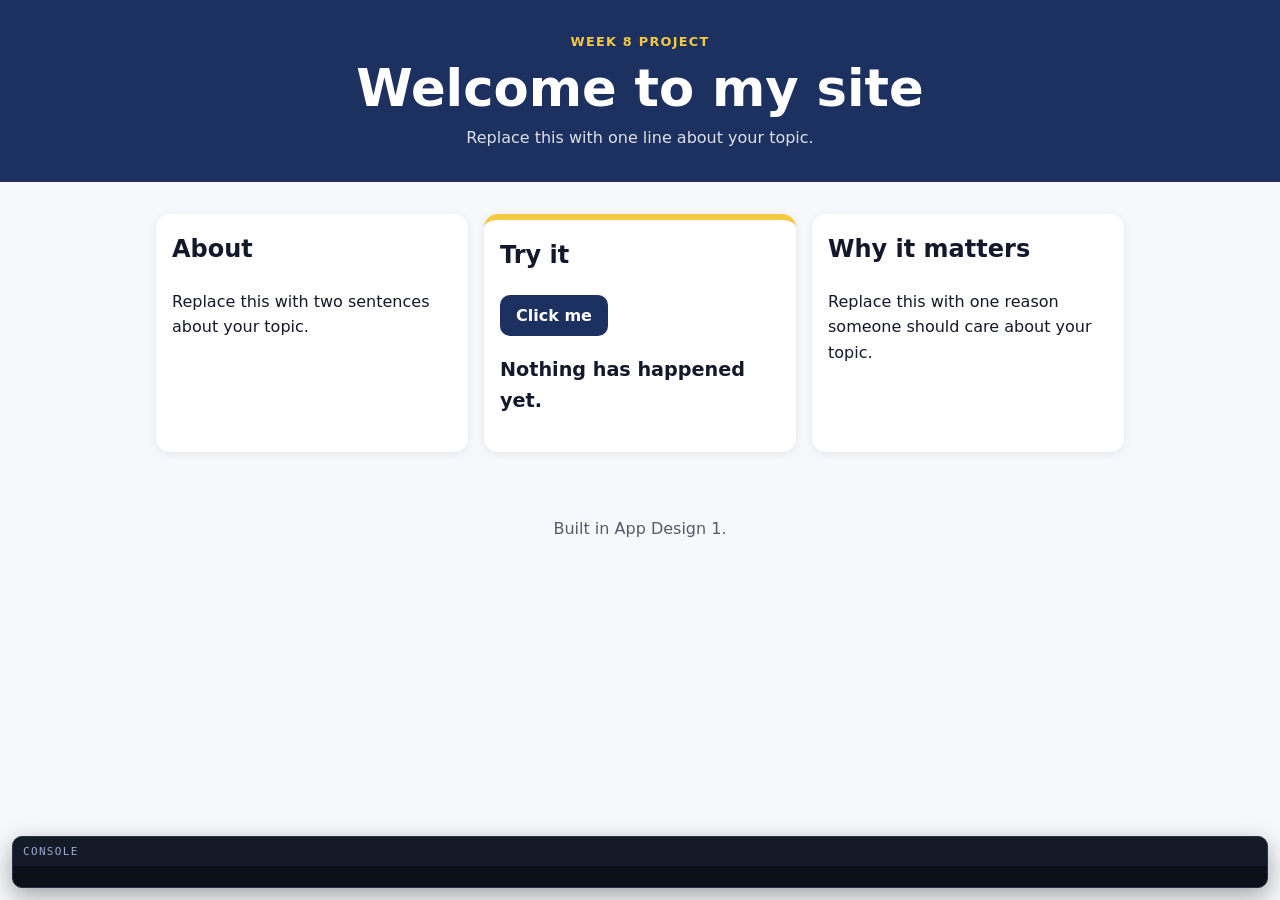
<file: week-08/my-site/index.html>
<!doctype html>
<html lang="en">
<head>
  <meta charset="utf-8">
  <meta name="viewport" content="width=device-width, initial-scale=1">
  <!-- DAY 1 · TODO 1: change the title to your topic -->
  <title>My Site</title>
  <link rel="stylesheet" href="styles.css">
  <!-- The console panel: shows console.log messages and errors at the bottom of the page,
       because school Chromebooks block the browser's own console.
       DAY 4: delete this one line before you ship, so your live site shows only your page. -->
  <script src="console-panel.js" defer></script>
  <!-- This line connects your JavaScript. "defer" means: wait until the page has loaded, then run it. Do not delete it. -->
  <script src="script.js" defer></script>
</head>
<body>
  <!--
    MY CONTRACT FOR THE WEEK  (DAY 1 · TODO 2 — fill in all four, then save)
    My topic:
    My colours:
    My headline:
    The one thing only my site does:
  -->

  <header class="top">
    <p class="kicker">Week 8 project</p>
    <!-- DAY 1 · TODO 3: your headline, in your own words -->
    <h1>Welcome to my site</h1>
    <!-- DAY 1 · TODO 4: one line that tells a stranger what this page is about -->
    <p class="tagline">Replace this with one line about your topic.</p>
  </header>

  <main class="cards">
    <section class="card">
      <h2>About</h2>
      <p>Replace this with two sentences about your topic.</p>
    </section>

    <section class="card feature">
      <h2>Try it</h2>
      <!-- DAY 2: this is your button. Its id, "action", is how JavaScript finds it. -->
      <button id="action" type="button">Click me</button>
      <!-- DAY 2: JavaScript writes into this paragraph. Its id is "output". -->
      <p id="output">Nothing has happened yet.</p>
    </section>

    <section class="card">
      <h2>Why it matters</h2>
      <p>Replace this with one reason someone should care about your topic.</p>
    </section>
  </main>

  <footer class="bottom">
    <p>Built in App Design 1.</p>
  </footer>
</body>
</html>
</file>
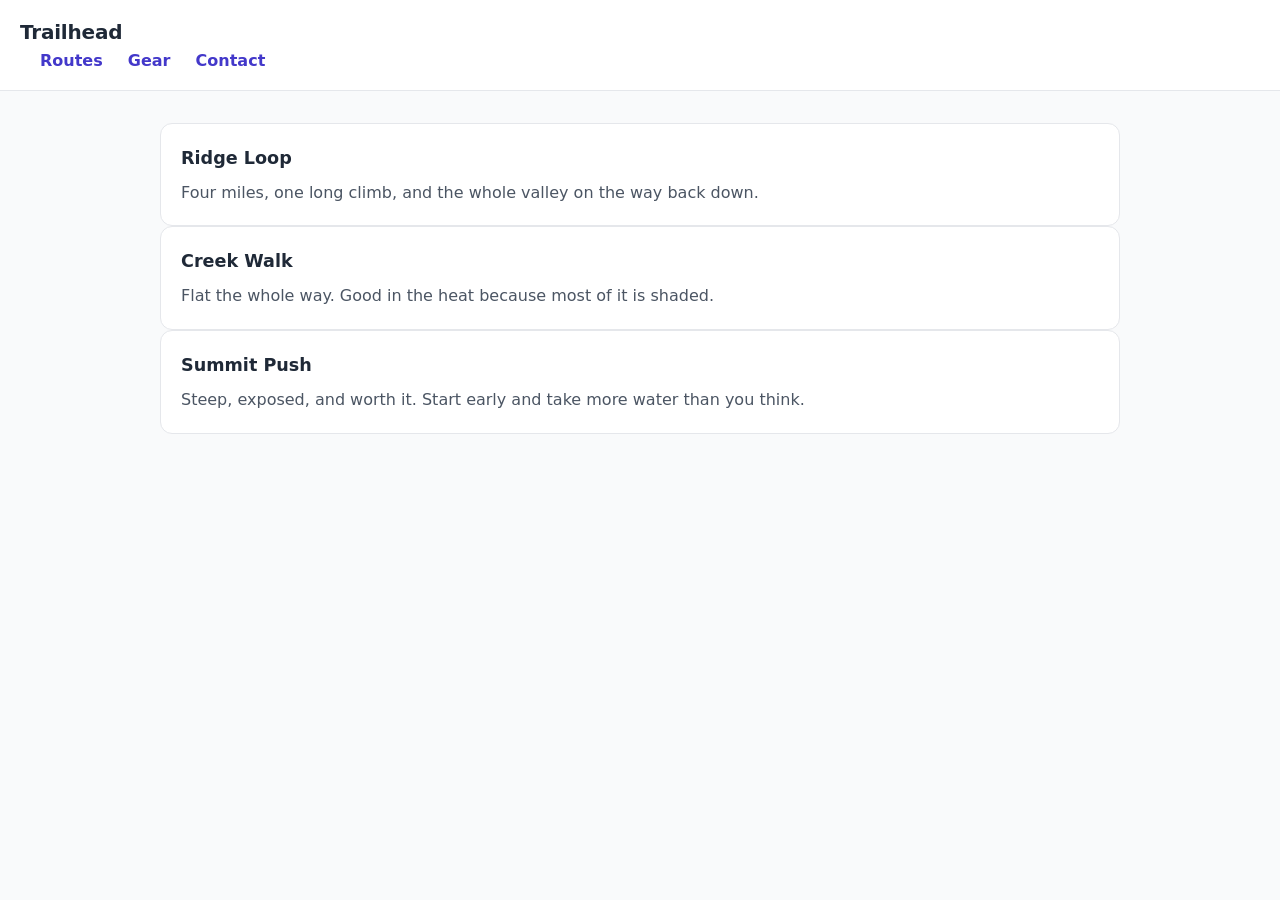
<file: day-24/starter.html>
<!doctype html>
<html lang="en">
<head>
  <meta charset="utf-8">
  <meta name="viewport" content="width=device-width,initial-scale=1">
  <title>Trailhead — starter</title>
  <link rel="stylesheet" href="styles.css">
</head>
<body>

  <!-- Do not change this HTML. Everything you need to do happens in styles.css. -->

  <header class="site-header">
    <div class="logo">Trailhead</div>
    <nav class="nav">
      <a href="#">Routes</a>
      <a href="#">Gear</a>
      <a href="#">Contact</a>
    </nav>
  </header>

  <main>
    <section class="cards">
      <article class="card">
        <h2>Ridge Loop</h2>
        <p>Four miles, one long climb, and the whole valley on the way back down.</p>
      </article>
      <article class="card">
        <h2>Creek Walk</h2>
        <p>Flat the whole way. Good in the heat because most of it is shaded.</p>
      </article>
      <article class="card">
        <h2>Summit Push</h2>
        <p>Steep, exposed, and worth it. Start early and take more water than you think.</p>
      </article>
    </section>
  </main>

</body>
</html>
</file>
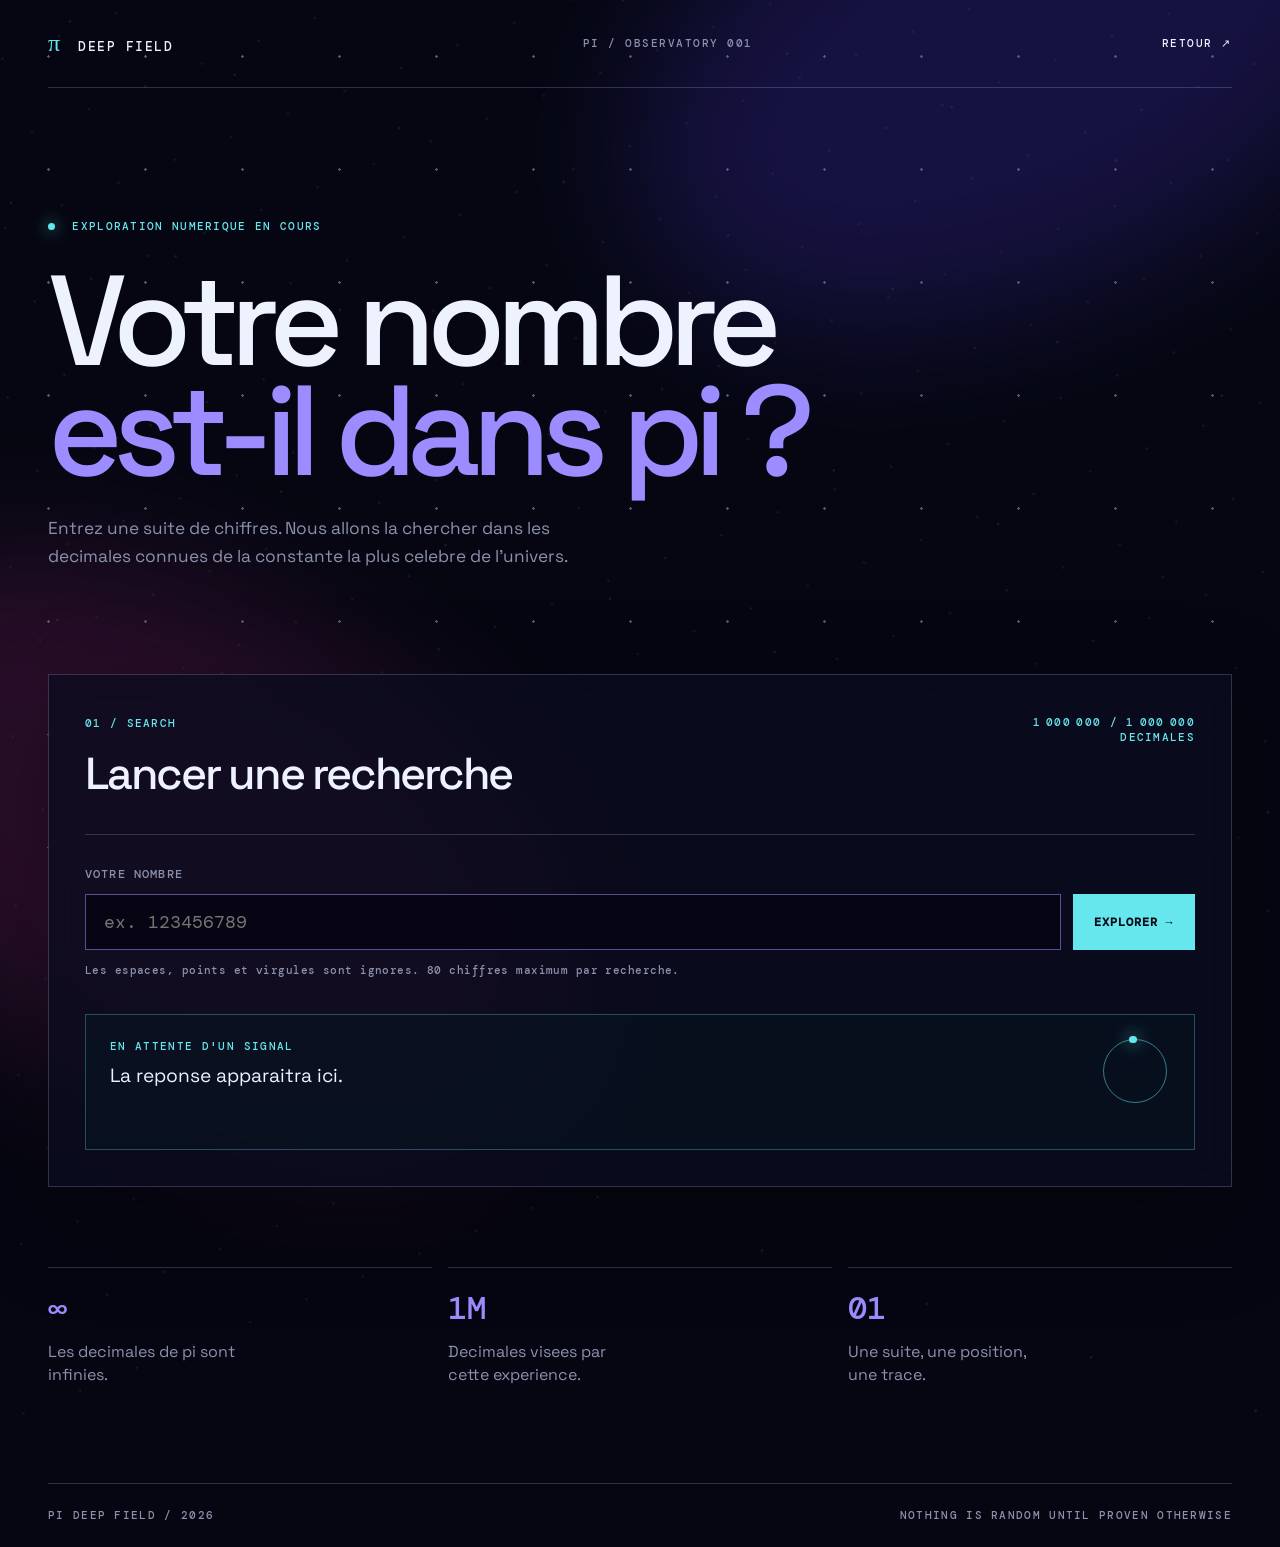
<file: pi-deep-field/pi.html>
<!doctype html>
<html lang="fr">

<head>
  <meta charset="utf-8">
  <meta name="viewport" content="width=device-width, initial-scale=1">
  <title>PI / DEEP FIELD</title>
  <meta name="description" content="Cherche une suite de chiffres dans les decimales de pi.">
  <link rel="stylesheet" href="pi.css">
</head>

<body>
  <div class="starfield" aria-hidden="true"></div>
  <div class="nebula nebula-one" aria-hidden="true"></div>
  <div class="nebula nebula-two" aria-hidden="true"></div>

  <main class="site-shell">
    <nav class="topbar" aria-label="Navigation principale">
      <a class="brand" href="../index.html"><span class="brand-mark">&#960;</span> DEEP FIELD</a>
      <span class="topbar-note">PI / OBSERVATORY 001</span>
      <a class="back-link" href="../index.html">RETOUR <span aria-hidden="true">&#8599;</span></a>
    </nav>

    <header class="hero">
      <p class="eyebrow"><span class="live-dot"></span> Exploration numerique en cours</p>
      <h1>Votre nombre<br><em>est-il dans pi ?</em></h1>
      <p class="intro">Entrez une suite de chiffres. Nous allons la chercher dans les decimales connues de la constante
        la plus celebre de l'univers.</p>
    </header>

    <section class="search-panel" aria-labelledby="search-title">
      <div class="panel-heading">
        <div>
          <span class="section-index">01 / SEARCH</span>
          <h2 id="search-title">Lancer une recherche</h2>
        </div>
        <span class="capacity" id="capacity">Base en attente</span>
      </div>

      <form id="search-form" class="search-form">
        <label for="number-input">Votre nombre</label>
        <div class="input-row">
          <input id="number-input" name="number" type="text" inputmode="decimal" autocomplete="off"
            placeholder="ex. 123456789" maxlength="80">
          <button type="submit">Explorer <span aria-hidden="true">&#8594;</span></button>
        </div>
        <p class="field-note">Les espaces, points et virgules sont ignores. 80 chiffres maximum par recherche.</p>
      </form>

      <div id="result" class="result" aria-live="polite" aria-atomic="true">
        <span class="result-orbit" aria-hidden="true"></span>
        <p class="result-kicker">En attente d'un signal</p>
        <p class="result-copy">La reponse apparaitra ici.</p>
      </div>
    </section>

    <section class="facts" aria-label="Informations sur l'exploration">
      <article>
        <span class="fact-number">&#8734;</span>
        <p>Les decimales de pi sont infinies.</p>
      </article>
      <article>
        <span class="fact-number">1M</span>
        <p>Decimales visees par cette experience.</p>
      </article>
      <article>
        <span class="fact-number">01</span>
        <p>Une suite, une position, une trace.</p>
      </article>
    </section>

    <footer>
      <span>PI DEEP FIELD / 2026</span>
      <span>NOTHING IS RANDOM UNTIL PROVEN OTHERWISE</span>
    </footer>
  </main>

  <script src="pi.js"></script>
</body>

</html>
</file>
<file: styles.css>
:root {
  --ink: #f3dfad;
  --muted: #b99a8a;
  --accent: #ffcd19;
  --accent-strong: #e7bd62;
  --paper: #050505;
  --paper-soft: #7c0006;
  --line: #b17102;
  --measure: 76rem;
}

*,
*::before,
*::after {
  box-sizing: border-box;
}

html {
  scroll-behavior: smooth;
}

body {
  margin: 0;
  padding: 0 2.5rem 2rem;
  background:
    linear-gradient(rgba(255, 255, 255, .025) 1px, transparent 1px),
    linear-gradient(90deg, rgba(255, 255, 255, .025) 1px, transparent 1px),
    radial-gradient(circle at 82% 4%, rgba(179, 0, 42, 0.4), transparent 32%),
    linear-gradient(145deg, #050505 18%, #a61024 58%, #080508 100%);
  background-size: 64px 64px, 64px 64px, auto, auto;
  color: var(--ink);
  font: 1rem/1.6 Georgia, "Times New Roman", serif;
}

.page-shell {
  max-width: var(--measure);
  margin: 0 auto;
}

.site-nav {
  height: 5.5rem;
  display: flex;
  align-items: center;
  justify-content: space-between;
  border-bottom: 1px solid var(--line);
  font-family: Arial, sans-serif;
  font-size: .72rem;
  letter-spacing: .1em;
  text-transform: uppercase;
}

.monogram {
  color: var(--ink);
  font-size: 1.3rem;
  font-weight: 800;
  letter-spacing: -.08em;
  text-decoration: none;
}

.monogram span,
.nav-contact span,
.email-link span {
  color: var(--accent);
}

.nav-links {
  display: flex;
  align-items: center;
  gap: 1.2rem;
}

.nav-links a {
  color: var(--muted);
  text-decoration: none;
  transition: color .2s ease;
}

.nav-links a:hover {
  color: var(--accent-strong);
}

.nav-contact {
  color: var(--ink) !important;
}

.hero {
  min-height: 34rem;
  padding: 5.5rem 0 3rem;
  display: flex;
  flex-direction: column;
  justify-content: space-between;
  border-bottom: 1px solid var(--line);
}

.hero-kicker,
.eyebrow,
.section-label,
.note-number,
.scroll-cue,
.quote-caption,
.progress-line,
footer {
  font-family: Arial, sans-serif;
  text-transform: uppercase;
  letter-spacing: .12em;
  font-size: .7rem;
}

.hero-kicker {
  color: var(--muted);
}

.status-dot {
  display: inline-block;
  width: .45rem;
  height: .45rem;
  margin-right: .5rem;
  border-radius: 50%;
  background: var(--accent);
  box-shadow: 0 0 0 .25rem rgba(143, 23, 79, .25);
}

.hero-grid {
  display: grid;
  grid-template-columns: minmax(0, 1.6fr) minmax(14rem, .7fr);
  align-items: end;
  gap: 3rem;
}

.eyebrow {
  margin: 0 0 1.5rem;
  color: var(--accent-strong);
}

h1,
h2,
p {
  margin-top: 0;
}

h1 {
  margin-bottom: 0;
  font-size: clamp(4.4rem, 10vw, 9.6rem);
  line-height: .88;
  letter-spacing: -.07em;
  font-weight: 400;
}

h1 em,
h2 em {
  color: var(--accent);
  font-style: italic;
}

.hero-note {
  max-width: 18rem;
  padding: 1.25rem 1.25rem .6rem;
  color: var(--muted);
}

.note-number {
  display: block;
  margin-bottom: 1.4rem;
  color: var(--accent);
}

.hero-note p {
  margin: 0;
  font-size: 1.05rem;
  line-height: 1.4;
}

.scroll-cue {
  color: var(--ink);
  text-decoration: none;
}

.scroll-cue span {
  margin-right: .7rem;
  color: var(--accent);
  font-size: 1rem;
}

.section-block {
  padding: 5rem 0;
  border-bottom: 1px solid var(--line);
}

.section-label {
  display: flex;
  gap: 1rem;
  color: var(--muted);
}

.section-label span:first-child {
  color: var(--accent);
}

.quote-list {
  display: grid;
  grid-template-columns: 1fr 1fr;
  gap: 1rem;
  margin-top: 2.5rem;
}

.quote-card {
  min-height: 19rem;
  padding: 2rem;
  display: flex;
  flex-direction: column;
  justify-content: space-between;
  background: var(--paper-soft);
  border: 1px solid var(--line);
}

.quote-card-featured {
  background: var(--accent);
  color: var(--paper);
  border-color: var(--accent);
  transform: translateY(1.5rem);
}

.quote-mark {
  font-size: 4rem;
  line-height: .5;
}

.quote-card p {
  max-width: 22rem;
  margin: 1rem 0;
  font-size: clamp(1.5rem, 3vw, 2.35rem);
  line-height: 1.05;
  letter-spacing: -.04em;
}

.quote-caption {
  opacity: .65;
}

.direction-content {
  max-width: 48rem;
  margin: 2.5rem 0 0 auto;
}

.direction h2 {
  margin-bottom: 2rem;
  font-size: clamp(2.8rem, 6vw, 6rem);
  line-height: .92;
  font-weight: 400;
  letter-spacing: -.06em;
}

.direction p {
  max-width: 32rem;
  color: var(--muted);
  font-size: 1.25rem;
}

.progress-line {
  display: flex;
  justify-content: space-between;
  max-width: 32rem;
  margin-top: 3rem;
  padding-top: 1rem;
  border-top: 1px solid var(--accent);
  color: var(--accent-strong);
}

.project-card {
  max-width: 32rem;
  margin-top: 1.5rem;
  padding: 1.5rem;
  display: grid;
  grid-template-columns: 1fr auto;
  gap: .7rem 1rem;
  color: var(--ink);
  background: rgba(5, 5, 5, .38);
  border: 1px solid var(--line);
  text-decoration: none;
  transition: background-color .2s ease, border-color .2s ease, transform .2s ease;
}

.project-card:hover,
.project-card:focus-visible {
  background: var(--paper-soft);
  border-color: var(--accent);
  transform: translateY(-.3rem);
}

.project-card-index,
.project-card-action {
  font-family: Arial, sans-serif;
  font-size: .68rem;
  letter-spacing: .12em;
  text-transform: uppercase;
}

.project-card-index {
  color: var(--accent);
}

.project-card-title {
  grid-column: 1 / -1;
  font-size: clamp(1.5rem, 3vw, 2.25rem);
  letter-spacing: -.04em;
}

.project-card-action {
  grid-column: 1 / -1;
  color: var(--accent-strong);
  transition: color .2s ease;
}

.project-card:hover .project-card-action,
.project-card:focus-visible .project-card-action {
  color: var(--accent);
}

.contact-block {
  display: flex;
  justify-content: space-between;
  gap: 2rem;
  align-items: baseline;
}

.email-link {
  color: var(--ink);
  font-size: clamp(1.4rem, 3vw, 2.7rem);
  letter-spacing: -.04em;
  text-decoration: none;
}

.email-link:hover {
  color: var(--accent-strong);
}

footer {
  display: flex;
  justify-content: space-between;
  padding: 1.5rem 0;
  color: var(--muted);
}

footer p {
  margin: 0;
}

.footer-mark {
  color: var(--accent);
  font-size: 1rem;
}

@media (max-width: 30rem) {
  body {
    padding: 0 1.1rem 1rem;
  }

  .site-nav {
    height: 4.5rem;
  }

  .nav-links {
    gap: .8rem;
    font-size: .62rem;
  }

  .nav-links a:not(.nav-contact) {
    display: none;
  }

  .hero {
    min-height: 31rem;
    padding-top: 4rem;
  }

  .hero-grid,
  .quote-list {
    grid-template-columns: 1fr;
    gap: 2rem;
  }

  h1 {
    font-size: clamp(3.7rem, 17vw, 5.5rem);
  }

  .hero-note {
    max-width: 15rem;
  }

  .section-block {
    padding: 3.5rem 0;
  }

  .quote-card-featured {
    transform: none;
  }

  .quote-card {
    min-height: 15rem;
  }

  .direction-content {
    margin-top: 2rem;
  }

  .contact-block {
    display: block;
  }

  .email-link {
    display: block;
    margin-top: 2rem;
    overflow-wrap: anywhere;
  }

  footer {
    display: block;
    line-height: 2;
  }

  footer p:last-child {
    margin-top: .4rem;
  }
}
</file>
<file: week-08/my-site/styles.css>
/* styles.css — the look of your Week 8 project.
   Last week's CSS is all here: variables, flexbox, a spacing scale, and states. */

/* ── DAY 1 · TODO 5: your colours ─────────────────────────────────────────
   Change these two to colours YOU picked. Everything on the page uses them. */
:root {
  --main: #1d3160;     /* the background of the header and the button */
  --accent: #f5c842;   /* the colour that pops */
  --text: #13182a;
  --paper: #f7f8fb;

  /* the spacing scale: use only these three */
  --space-s: 8px;
  --space-m: 16px;
  --space-l: 32px;
}

/* ── the page ───────────────────────────────────────────────────────────── */
* { box-sizing: border-box; }

body {
  margin: 0;
  font-family: system-ui, -apple-system, "Segoe UI", sans-serif;
  line-height: 1.6;
  color: var(--text);
  background: var(--paper);
}

.top {
  background: var(--main);
  color: white;
  padding: var(--space-l) var(--space-m);
  text-align: center;
}

.kicker {
  margin: 0;
  color: var(--accent);
  font-weight: 700;
  letter-spacing: 0.1em;
  text-transform: uppercase;
  font-size: 0.8rem;
}

.top h1 { margin: var(--space-s) 0; font-size: clamp(2rem, 6vw, 3.2rem); line-height: 1.1; }
.tagline { margin: 0; opacity: 0.85; }

/* ── the cards: flexbox from Week 7 ─────────────────────────────────────── */
.cards {
  display: flex;
  flex-wrap: wrap;
  gap: var(--space-m);
  padding: var(--space-l) var(--space-m);
  max-width: 1000px;
  margin: 0 auto;
}

.card {
  flex: 1 1 260px;
  background: white;
  border-radius: 14px;
  padding: var(--space-m);
  box-shadow: 0 2px 10px rgba(0, 0, 0, 0.08);
}

.card h2 { margin-top: 0; }

.feature { border-top: 6px solid var(--accent); }

/* ── the button, with its states ────────────────────────────────────────── */
#action {
  font: inherit;
  font-weight: 700;
  color: white;
  background: var(--main);
  border: 0;
  border-radius: 10px;
  padding: var(--space-s) var(--space-m);
  cursor: pointer;
}

/* DAY 4: give your button a hover state and a focus state here */

#output {
  font-size: 1.2rem;
  font-weight: 700;
}

.bottom {
  text-align: center;
  padding: var(--space-m);
  opacity: 0.7;
}
</file>
<file: day-24/styles.css>
/* ============================================================
   Trailhead — styles.css
   Everything you write today goes in this file.
   The base styling is already done. You are doing the LAYOUT.
   ============================================================ */

body{
  margin: 0;
  font-family: system-ui, -apple-system, "Segoe UI", sans-serif;
  color: #1f2937;
  background: #f9fafb;
  line-height: 1.6;
}

main{ max-width: 60rem; margin: 0 auto; padding: 2rem 1.25rem; }


/* ------------------------------------------------------------
   1. THE HEADER ROW
   Right now the logo and the nav are stacked on top of each other,
   because a div and a nav are both block elements.

   Make them sit on ONE row, with the logo hard left, the nav hard
   right, and both lined up through the middle.

   Ask yourself in this order:
     - which element is the CONTAINER? that is what gets display:flex
     - which axis is the main axis right now?
     - which property spaces things ALONG that axis?
     - which property lines things up ACROSS it?
   ------------------------------------------------------------ */

.site-header{
  background: #ffffff;
  border-bottom: 1px solid #e5e7eb;
  padding: 1rem 1.25rem;

  /* YOUR CODE HERE */

}

.logo{ font-weight: 800; font-size: 1.25rem; letter-spacing: -0.01em; }

.nav a{
  color: #4338ca;
  text-decoration: none;
  font-weight: 600;
  margin-left: 1.25rem;
}


/* ------------------------------------------------------------
   2. THE CARD ROW
   The three cards are stacked. Put them side by side, sharing the
   width evenly, with a real gap between them — not a margin.

   Two of these go on the CONTAINER and one goes on the CARDS.
   Work out which is which before you type anything.
   ------------------------------------------------------------ */

.cards{

  /* YOUR CODE HERE */

}

.card{
  background: #ffffff;
  border: 1px solid #e5e7eb;
  border-radius: 12px;
  padding: 1.25rem;

  /* YOUR CODE HERE — how does a card take an equal share? */

}

.card h2{ margin: 0 0 .5rem; font-size: 1.1rem; }
.card p{ margin: 0; color: #4b5563; }


/* ------------------------------------------------------------
   3. IF YOU FINISH EARLY
   Change .cards to flex-direction: column and look at what happens
   to the property you used to space them out. Then change it back.
   That one change is the whole lesson.
   ------------------------------------------------------------ */
</file>
<file: pi-deep-field/pi.css>
@import url('https://fonts.googleapis.com/css2?family=DM+Mono:wght@400;500&family=Space+Grotesk:wght@400;500;600;700&display=swap');

:root {
  --ink: #eef2ff;
  --muted: #8b91ad;
  --line: rgba(188, 196, 255, .22);
  --violet: #9b8cff;
  --cyan: #66e7ed;
  --pink: #ff6fae;
  --space: #050611;
}

* {
  box-sizing: border-box;
}

body {
  min-height: 100vh;
  margin: 0;
  overflow-x: hidden;
  color: var(--ink);
  background: var(--space);
  font-family: 'Space Grotesk', sans-serif;
}

.starfield,
.starfield::before,
.starfield::after {
  position: fixed;
  inset: 0;
  z-index: -3;
  content: '';
  background-image: radial-gradient(circle, rgba(255, 255, 255, .9) 0 1px, transparent 1.5px);
  background-size: 97px 113px;
  opacity: .38;
}

.starfield::before {
  inset: -50%;
  background-size: 173px 191px;
  opacity: .26;
  transform: rotate(18deg);
}

.starfield::after {
  inset: -30%;
  background-size: 61px 79px;
  opacity: .2;
  transform: rotate(-22deg);
}

.nebula {
  position: fixed;
  z-index: -2;
  width: 52rem;
  height: 30rem;
  border-radius: 50%;
  filter: blur(70px);
  opacity: .2;
  pointer-events: none;
}

.nebula-one {
  top: -12rem;
  right: -10rem;
  background: #5742ff;
  transform: rotate(-25deg);
}

.nebula-two {
  bottom: -12rem;
  left: -14rem;
  background: #b52d83;
  transform: rotate(30deg);
}

.site-shell {
  width: min(100% - 3rem, 74rem);
  margin: 0 auto;
}

.topbar {
  display: flex;
  align-items: center;
  justify-content: space-between;
  min-height: 5.5rem;
  border-bottom: 1px solid var(--line);
  color: var(--muted);
  font: 500 .67rem/1 'DM Mono', monospace;
  letter-spacing: .14em;
}

.brand,
.back-link {
  color: var(--ink);
  text-decoration: none;
}

.brand {
  font-size: .8rem;
}

.brand-mark {
  margin-right: .45rem;
  color: var(--cyan);
  font: 1.5rem Georgia, serif;
}

.back-link {
  transition: color .2s ease;
}

.back-link:hover {
  color: var(--cyan);
}

.hero {
  max-width: 56rem;
  padding: 7.5rem 0 6.5rem;
}

.eyebrow,
.section-index,
.capacity,
.field-note,
footer {
  font: 500 .68rem/1.4 'DM Mono', monospace;
  letter-spacing: .12em;
  text-transform: uppercase;
}

.eyebrow {
  color: var(--cyan);
}

.live-dot {
  display: inline-block;
  width: .45rem;
  height: .45rem;
  margin-right: .55rem;
  border-radius: 50%;
  background: var(--cyan);
  box-shadow: 0 0 1rem var(--cyan);
}

h1 {
  margin: 2rem 0 1.8rem;
  font-size: clamp(3.8rem, 10vw, 8.7rem);
  font-weight: 500;
  line-height: .86;
  letter-spacing: -.075em;
}

h1 em {
  color: var(--violet);
  font-style: normal;
}

.intro {
  max-width: 34rem;
  margin: 0;
  color: var(--muted);
  font-size: 1.08rem;
  line-height: 1.6;
}

.search-panel {
  padding: 2.25rem;
  border: 1px solid var(--line);
  background: rgba(11, 12, 31, .76);
  box-shadow: 0 2rem 6rem rgba(0, 0, 0, .28);
  backdrop-filter: blur(16px);
}

.panel-heading {
  display: flex;
  justify-content: space-between;
  gap: 2rem;
  align-items: start;
  padding-bottom: 2rem;
  border-bottom: 1px solid var(--line);
}

.section-index {
  color: var(--cyan);
}

h2 {
  margin: .8rem 0 0;
  font-size: clamp(1.7rem, 4vw, 2.8rem);
  font-weight: 500;
  letter-spacing: -.05em;
}

.capacity {
  max-width: 13rem;
  padding-top: .2rem;
  color: var(--muted);
  text-align: right;
}

.capacity.ready {
  color: var(--cyan);
}

.search-form {
  padding: 2rem 0 0;
}

.search-form label {
  display: block;
  margin-bottom: .75rem;
  color: var(--muted);
  font: 500 .72rem 'DM Mono', monospace;
  letter-spacing: .1em;
  text-transform: uppercase;
}

.input-row {
  display: flex;
  gap: .75rem;
}

input {
  width: 100%;
  min-width: 0;
  padding: 1rem 1.1rem;
  border: 1px solid rgba(155, 140, 255, .55);
  outline: 0;
  color: var(--ink);
  background: rgba(4, 5, 16, .75);
  font: 1.1rem 'DM Mono', monospace;
}

input:focus {
  border-color: var(--cyan);
  box-shadow: 0 0 0 3px rgba(102, 231, 237, .12);
}

button {
  flex: 0 0 auto;
  padding: 0 1.35rem;
  border: 0;
  color: #080914;
  background: var(--cyan);
  font: 600 .72rem 'DM Mono', monospace;
  letter-spacing: .08em;
  text-transform: uppercase;
  cursor: pointer;
  transition: background .2s ease, transform .2s ease;
}

button:hover {
  background: #b4fbfa;
  transform: translateY(-2px);
}

.field-note {
  margin: .8rem 0 0;
  color: var(--muted);
  letter-spacing: .04em;
  text-transform: none;
}

.result {
  position: relative;
  min-height: 8.5rem;
  margin-top: 2.25rem;
  padding: 1.5rem;
  overflow: hidden;
  border: 1px solid rgba(102, 231, 237, .3);
  background: rgba(7, 19, 31, .58);
}

.result-orbit {
  position: absolute;
  top: 1.5rem;
  right: 1.7rem;
  width: 4rem;
  height: 4rem;
  border: 1px solid rgba(102, 231, 237, .5);
  border-radius: 50%;
}

.result-orbit::after {
  position: absolute;
  top: -.25rem;
  left: 1.6rem;
  width: .45rem;
  height: .45rem;
  border-radius: 50%;
  background: var(--cyan);
  box-shadow: 0 0 1rem var(--cyan);
  content: '';
}

.result-kicker {
  margin: 0 0 .55rem;
  color: var(--cyan);
  font: 500 .7rem 'DM Mono', monospace;
  letter-spacing: .12em;
  text-transform: uppercase;
}

.result-copy {
  max-width: 80%;
  margin: 0;
  color: var(--ink);
  font-size: 1.2rem;
  line-height: 1.45;
}

.result-copy strong {
  color: var(--pink);
  font-family: 'DM Mono', monospace;
  font-size: .95em;
  font-weight: 500;
}

.result.found {
  border-color: rgba(92, 255, 165, .9);
  box-shadow: inset 0 0 0 1px rgba(92, 255, 165, .5);
}

.result.found .result-kicker {
  color: #7af7b0;
}

.result-copy mark {
  display: inline-block;
  padding: .08em .24em;
  border: 1px solid rgba(103, 255, 176, 1);
  background: linear-gradient(180deg, rgba(122, 247, 176, 1), rgba(57, 220, 126, 1));
  color: #041b12;
  border-radius: .24em;
  box-shadow: 0 0 0 .12rem rgba(122, 247, 176, .18), 0 .25rem .7rem rgba(57, 220, 126, .45);
  font-family: 'DM Mono', monospace;
  font-weight: 700;
  letter-spacing: .02em;
  transform: translateY(-.04em);
}

.result.error {
  border-color: rgba(255, 150, 111, .65);
}

.result.error .result-kicker {
  color: #ffae88;
}

.facts {
  display: grid;
  grid-template-columns: repeat(3, 1fr);
  gap: 1rem;
  padding: 5rem 0;
}

.facts article {
  min-height: 8.5rem;
  padding-top: 1.2rem;
  border-top: 1px solid var(--line);
}

.fact-number {
  color: var(--violet);
  font: 500 2rem 'DM Mono', monospace;
}

.facts p {
  max-width: 12rem;
  margin: .65rem 0 0;
  color: var(--muted);
  line-height: 1.45;
}

footer {
  display: flex;
  justify-content: space-between;
  gap: 1rem;
  padding: 1.5rem 0;
  border-top: 1px solid var(--line);
  color: var(--muted);
}

@media (max-width: 36rem) {
  .site-shell {
    width: min(100% - 2.2rem, 74rem);
  }

  .topbar-note {
    display: none;
  }

  .hero {
    padding: 5rem 0 4.5rem;
  }

  h1 {
    font-size: clamp(3.6rem, 17vw, 5.8rem);
  }

  .search-panel {
    padding: 1.25rem;
  }

  .panel-heading {
    display: block;
  }

  .capacity {
    margin-top: 1.2rem;
    text-align: left;
  }

  .input-row {
    display: block;
  }

  button {
    width: 100%;
    min-height: 3.4rem;
    margin-top: .65rem;
  }

  .facts {
    grid-template-columns: 1fr;
    gap: 2rem;
    padding: 3.5rem 0;
  }

  .facts article {
    min-height: auto;
  }

  footer {
    display: block;
    line-height: 2;
  }

  footer span {
    display: block;
  }
}
</file>
